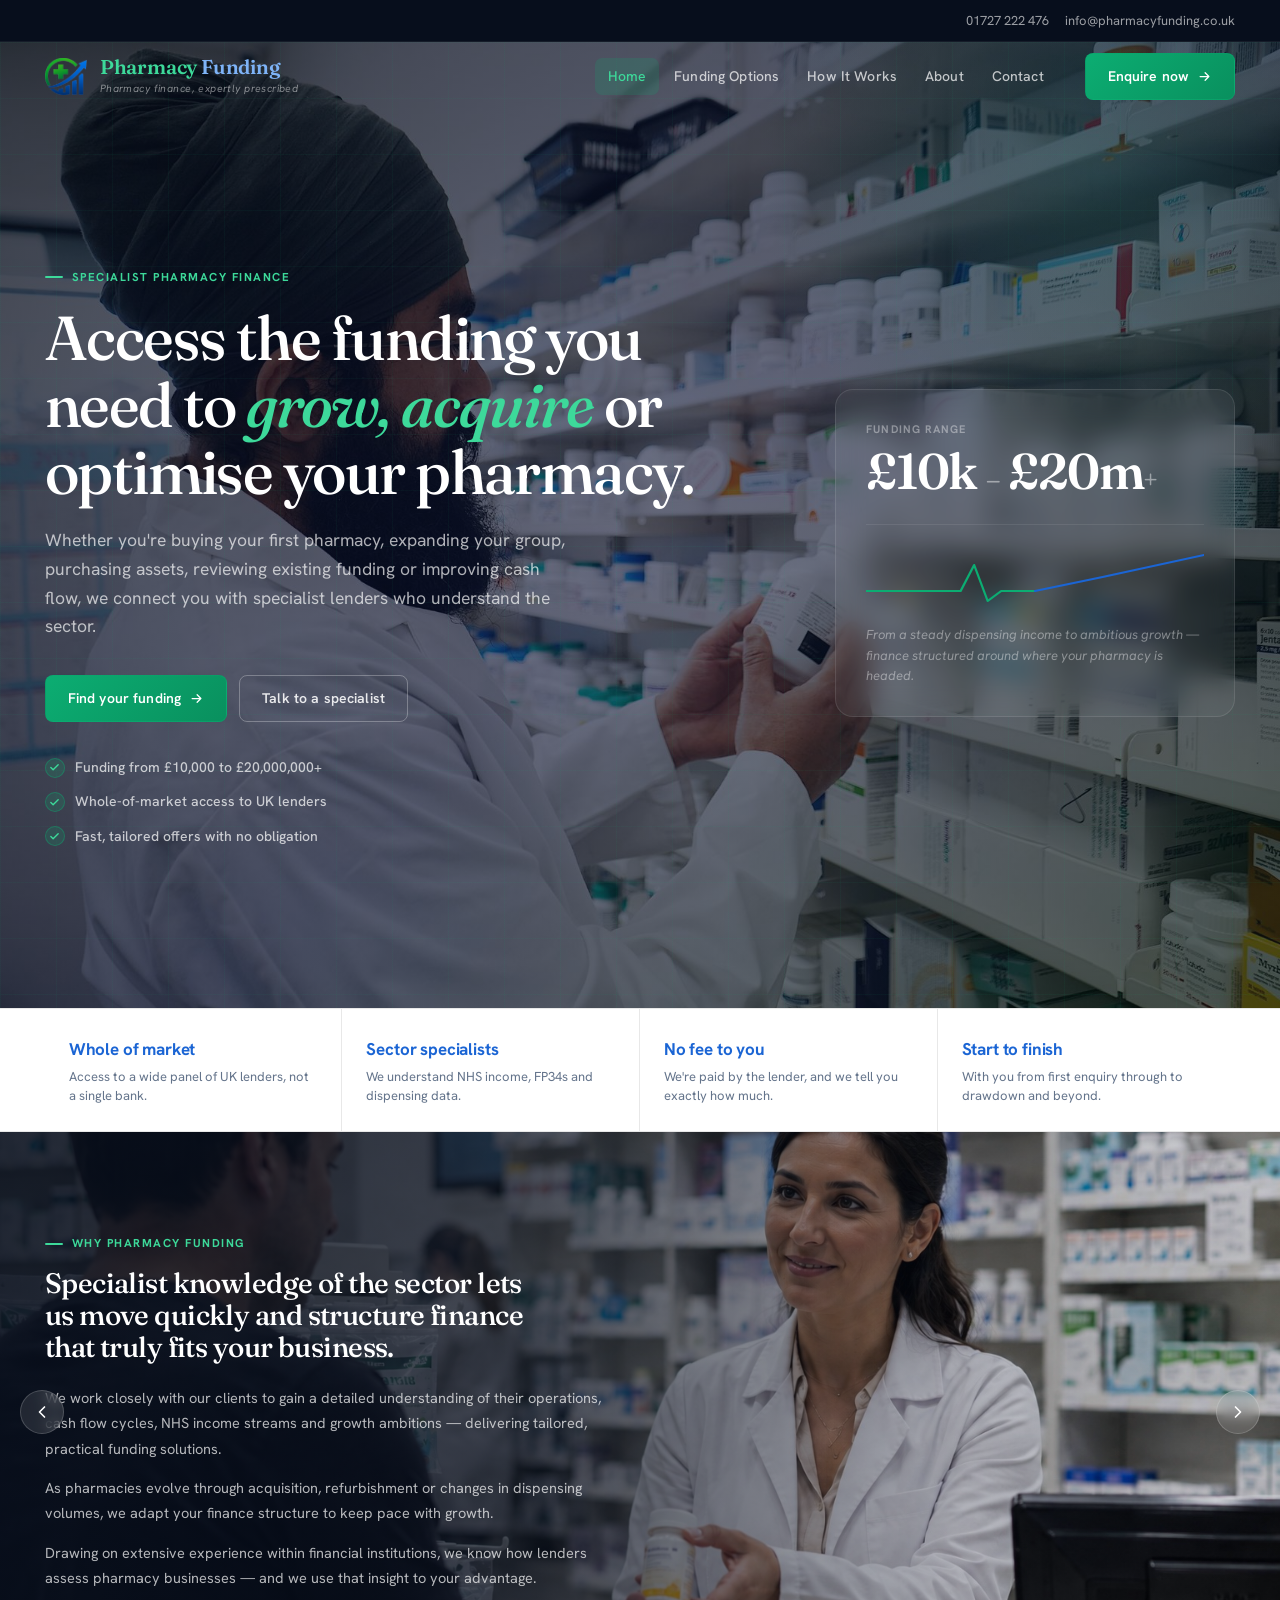
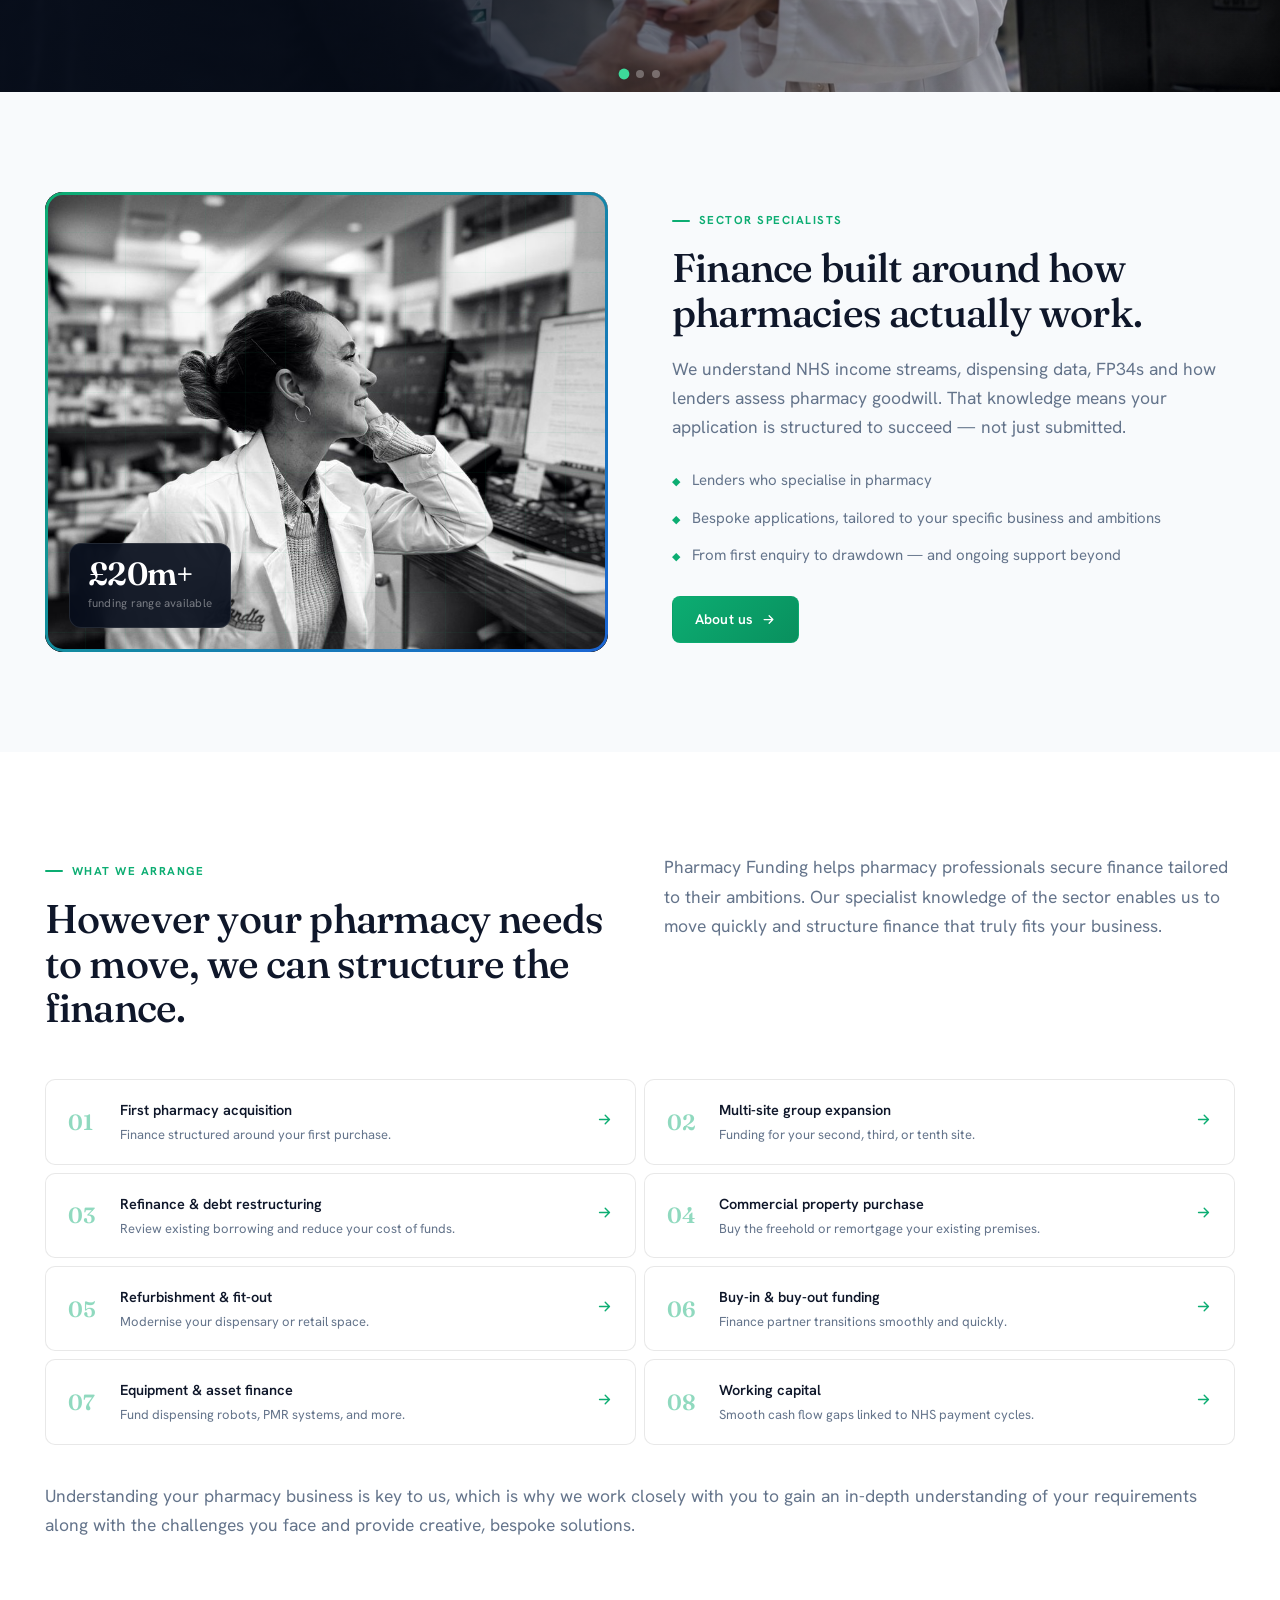
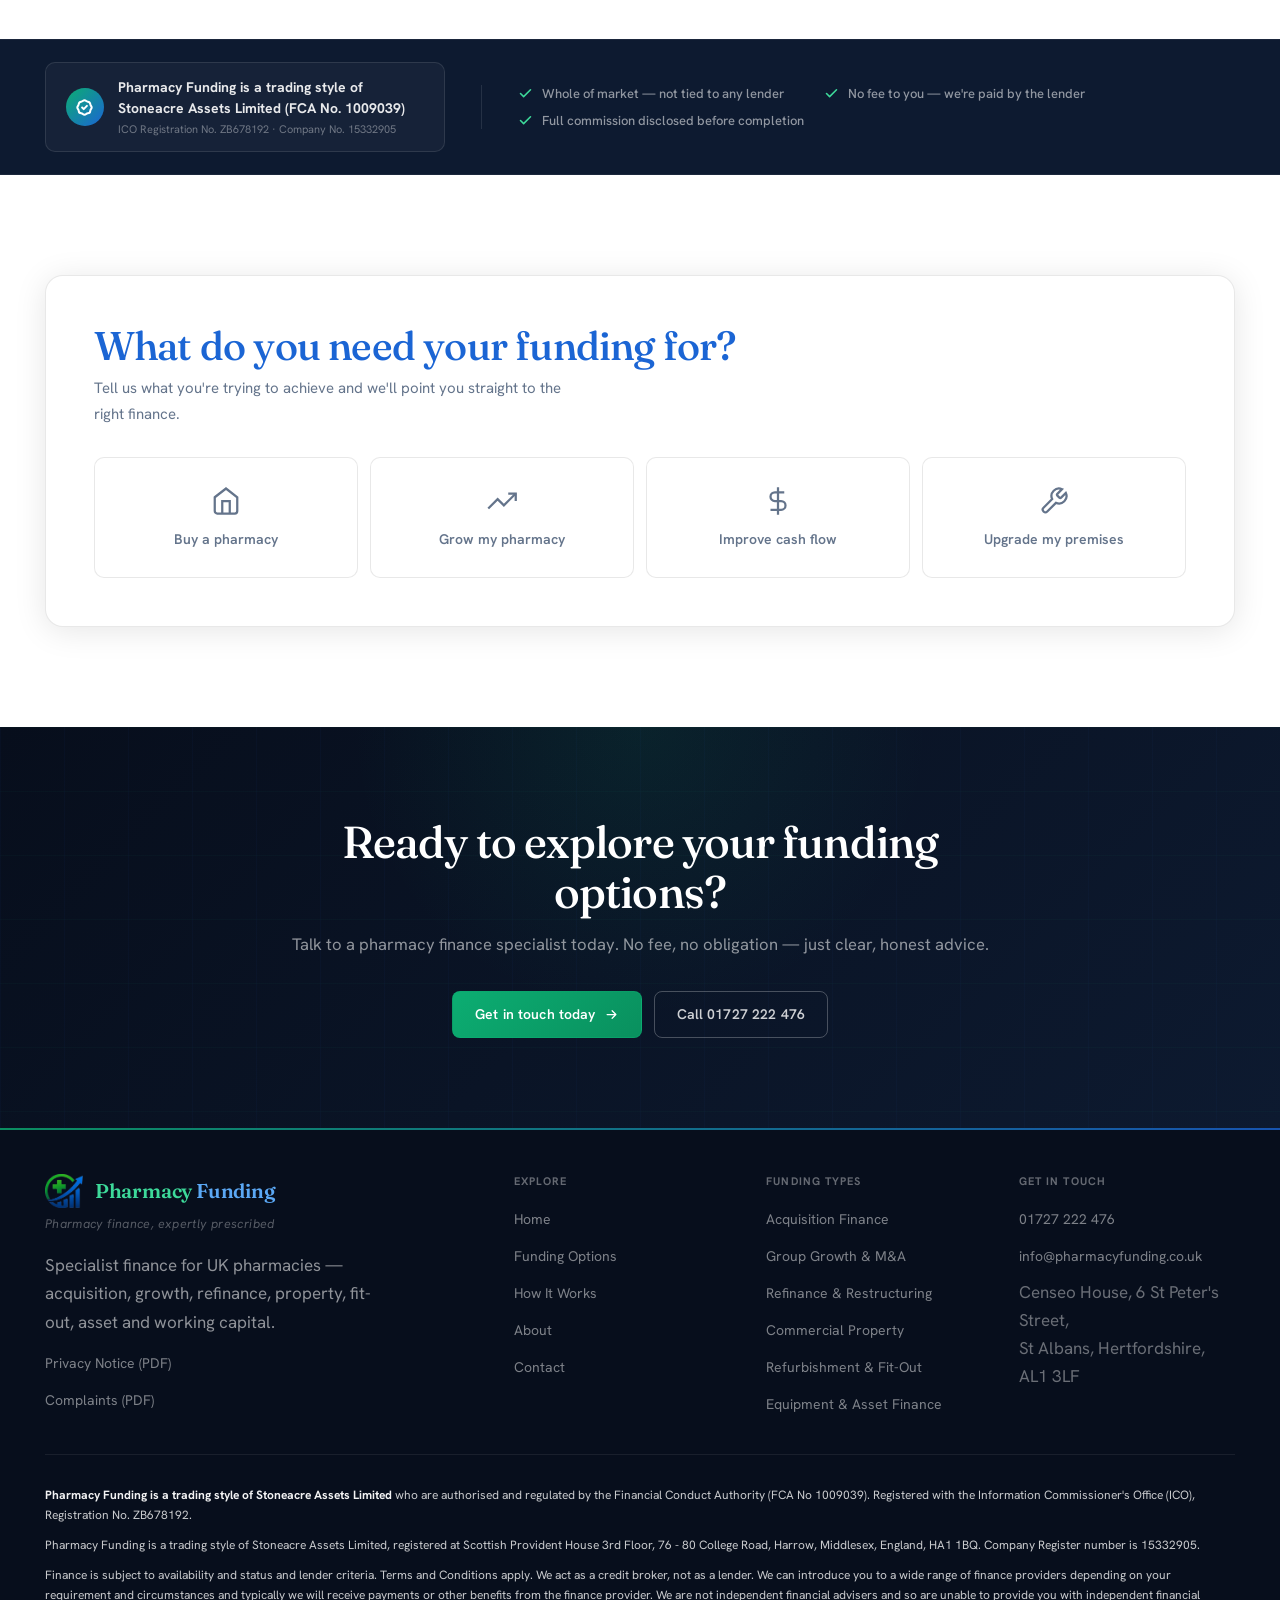
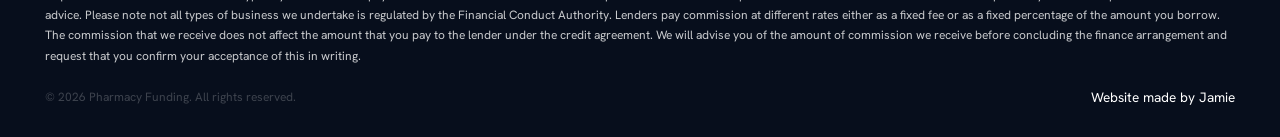
<file: index.html>
<!DOCTYPE html>
<html lang="en-GB">
<head>
<meta charset="UTF-8">
<meta name="viewport" content="width=device-width, initial-scale=1.0">
<title>Pharmacy Funding | Specialist Finance for UK Pharmacies</title>
<meta name="description" content="Pharmacy Funding connects UK pharmacy owners with specialist lenders for acquisition, growth, refinance, property, refurbishment and working capital finance. Whole-of-market access, FCA regulated, no obligation.">
<link rel="canonical" href="https://www.pharmacyfunding.co.uk/">
<meta property="og:type" content="website">
<meta property="og:title" content="Pharmacy Funding | Specialist Finance for UK Pharmacies">
<meta property="og:description" content="Pharmacy Funding connects UK pharmacy owners with specialist lenders for acquisition, growth, refinance, property, refurbishment and working capital finance. Whole-of-market access, FCA regulated, no obligation.">
<meta property="og:url" content="https://www.pharmacyfunding.co.uk/">
<meta property="og:image" content="logo.png">
<meta name="theme-color" content="#070E1C">
<link rel="icon" type="image/png" href="favicon.png">
<link rel="apple-touch-icon" href="favicon.png">
<link rel="preconnect" href="https://fonts.googleapis.com">
<link rel="preconnect" href="https://fonts.gstatic.com" crossorigin>
<link href="https://fonts.googleapis.com/css2?family=Fraunces:opsz,wght@9..144,400;9..144,500;9..144,600&family=Hanken+Grotesk:wght@400;500;600;700&display=swap" rel="stylesheet">
<link rel="stylesheet" href="styles.css">
<script type="application/ld+json">
{
  "@context": "https://schema.org",
  "@type": "FinancialService",
  "name": "Pharmacy Funding",
  "description": "Specialist finance brokerage for UK pharmacies, arranging acquisition, growth, refinance, commercial property, refurbishment, asset and working capital finance.",
  "url": "https://www.pharmacyfunding.co.uk/",
  "telephone": "+44 1727 222476",
  "email": "info@pharmacyfunding.co.uk",
  "areaServed": "GB",
  "priceRange": "£10,000 - £20,000,000+",
  "address": {
    "@type": "PostalAddress",
    "streetAddress": "Censeo House, 6 St Peter's Street",
    "addressLocality": "St Albans",
    "addressRegion": "Hertfordshire",
    "postalCode": "AL1 3LF",
    "addressCountry": "GB"
  },
  "parentOrganization": {
    "@type": "Organization",
    "name": "Stoneacre Assets Limited",
    "description": "Authorised and regulated by the Financial Conduct Authority (FCA No 1009039)."
  },
  "knowsAbout": ["Pharmacy acquisition finance","Pharmacy refinance","Commercial mortgages for pharmacies","Pharmacy asset finance","Working capital for pharmacies"]
}
</script>
<script type="application/ld+json">
{
  "@context": "https://schema.org",
  "@type": "FAQPage",
  "mainEntity": [
    {"@type":"Question","name":"How much can I borrow to buy a pharmacy?","acceptedAnswer":{"@type":"Answer","text":"We arrange pharmacy finance from £10,000 to £20,000,000 and above, with loan to value typically up to 80% and potentially up to 100% depending on circumstances."}},
    {"@type":"Question","name":"Do you charge the customer a fee?","acceptedAnswer":{"@type":"Answer","text":"We do not charge you a fee for our services. We are paid commission by the credit provider for introducing you, and we disclose this before any transaction completes."}},
    {"@type":"Question","name":"What types of pharmacy finance can you arrange?","acceptedAnswer":{"@type":"Answer","text":"Acquisition finance, group growth and M&A finance, refinance and debt restructuring, commercial property finance, refurbishment and fit-out, buy-in and buy-out funding, equipment and asset finance, and working capital."}}
  ]
}
</script>
</head>
<body>
<div class="util">
  <div class="wrap">
    <div class="right">
      <a href="tel:+441727222476">01727 222 476</a>
      <a href="mailto:info@pharmacyfunding.co.uk">info@pharmacyfunding.co.uk</a>
    </div>
  </div>
</div>
<header id="hdr">
  <div class="wrap bar">
    <a class="brand" href="index.html" aria-label="Pharmacy Funding home">
      <img class="mark" src="logo.png" alt="Pharmacy Funding logo">
      <div>
        <div class="name"><span class="g">Pharmacy</span> <span class="b">Funding</span></div>
        <div class="sub">Pharmacy finance, expertly prescribed</div>
      </div>
    </a>
    <nav class="main" id="nav"><a href="index.html" class="active">Home</a><a href="fundingOptions.html">Funding Options</a><a href="howItWorks.html">How It Works</a><a href="about.html">About</a><a href="contact.html">Contact</a></nav>
    <a class="cta-btn" href="contact.html">Enquire now
      <svg viewBox="0 0 24 24" fill="none" stroke="currentColor" stroke-width="2"><path d="M5 12h14M13 6l6 6-6 6" stroke-linecap="round" stroke-linejoin="round"/></svg>
    </a>
    <button class="burger" id="burger" aria-label="Menu"><span></span><span></span><span></span></button>
  </div>
</header>

<main>

  <!-- Hero -->
  <section class="hero">
    <div class="wrap">
      <div>
        <span class="eyebrow rv">Specialist pharmacy finance</span>
        <h1 class="rv d1" style="margin-top:18px">Access the funding you need to <em>grow, acquire</em> or optimise your pharmacy.</h1>
        <p class="sub rv d2">Whether you're buying your first pharmacy, expanding your group, purchasing assets, reviewing existing funding or improving cash flow, we connect you with specialist lenders who understand the sector.</p>
        <div class="actions rv d3">
          <a class="cta-btn" href="fundingOptions.html">Find your funding
            <svg viewBox="0 0 24 24" fill="none" stroke="currentColor" stroke-width="2"><path d="M5 12h14M13 6l6 6-6 6" stroke-linecap="round" stroke-linejoin="round"/></svg>
          </a>
          <a class="cta-btn ghost" href="contact.html">Talk to a specialist</a>
        </div>
        <div class="ticks rv d4">
          <div class="tick"><span class="ic"><svg viewBox="0 0 24 24" fill="none" stroke-width="3"><path d="M20 6 9 17l-5-5" stroke-linecap="round" stroke-linejoin="round"/></svg></span> Funding from £10,000 to £20,000,000+</div>
          <div class="tick"><span class="ic"><svg viewBox="0 0 24 24" fill="none" stroke-width="3"><path d="M20 6 9 17l-5-5" stroke-linecap="round" stroke-linejoin="round"/></svg></span> Whole-of-market access to UK lenders</div>
          <div class="tick"><span class="ic"><svg viewBox="0 0 24 24" fill="none" stroke-width="3"><path d="M20 6 9 17l-5-5" stroke-linecap="round" stroke-linejoin="round"/></svg></span> Fast, tailored offers with no obligation</div>
        </div>
      </div>
      <div class="hero-card rv d2">
        <div class="rlabel">Funding range</div>
        <div class="range">£10k <small>–</small> £20m<small>+</small></div>
        <div class="pulse-wrap">
          <svg viewBox="0 0 300 64" preserveAspectRatio="none" aria-hidden="true">
            <path class="pulse-path" stroke="#0CAD72" d="M0 44 H70 L84 44 L96 18 L108 54 L120 44 H150"/>
            <path class="pulse-path" stroke="#1B65D4" d="M150 44 L210 30 L300 8" style="animation-delay:1.4s"/>
            <polygon points="300,4 286,8 294,17" fill="#1B65D4" opacity="0"/>
          </svg>
          <div class="cap">From a steady dispensing income to ambitious growth — finance structured around where your pharmacy is headed.</div>
        </div>
      </div>
    </div>
  </section>

  <!-- Stats strip -->
  <div class="strip">
    <div class="wrap">
      <div class="item rv"><div class="k">Whole of market</div><div class="v">Access to a wide panel of UK lenders, not a single bank.</div></div>
      <div class="item rv d1"><div class="k">Sector specialists</div><div class="v">We understand NHS income, FP34s and dispensing data.</div></div>
      <div class="item rv d2"><div class="k">No fee to you</div><div class="v">We're paid by the lender, and we tell you exactly how much.</div></div>
      <div class="item rv d3"><div class="k">Start to finish</div><div class="v">With you from first enquiry through to drawdown and beyond.</div></div>
    </div>
  </div>

  <!-- Photo slideshow with text overlay -->
  <div class="slideshow-section">
    <div class="slides-wrap">
      <div class="slides">
        <div class="slide" style="background-image:url('images/imgTwo.jpg');background-position:center 40%"></div>
        <div class="slide" style="background-image:url('images/ImgThree.jpg');background-position:center 30%"></div>
        <div class="slide" style="background-image:url('images/pharmacist-selecting.jpg');background-position:center 20%"></div>
        <div class="slide-overlay">
          <span class="eyebrow" style="color:#3dd99a">Why Pharmacy Funding</span>
          <h2 style="margin-top:14px;color:var(--white);max-width:26ch">Specialist knowledge of the sector lets us move quickly and structure finance that truly fits your business.</h2>
          <div class="ss-body">
            <p>We work closely with our clients to gain a detailed understanding of their operations, cash flow cycles, NHS income streams and growth ambitions — delivering tailored, practical funding solutions.</p>
            <p>As pharmacies evolve through acquisition, refurbishment or changes in dispensing volumes, we adapt your finance structure to keep pace with growth.</p>
            <p>Drawing on extensive experience within financial institutions, we know how lenders assess pharmacy businesses — and we use that insight to your advantage.</p>
          </div>
        </div>
        <button class="slide-nav-btn prev" aria-label="Previous slide">
          <svg viewBox="0 0 24 24"><path d="M15 18l-6-6 6-6" stroke-linecap="round" stroke-linejoin="round"/></svg>
        </button>
        <button class="slide-nav-btn next" aria-label="Next slide">
          <svg viewBox="0 0 24 24"><path d="M9 18l6-6-6-6" stroke-linecap="round" stroke-linejoin="round"/></svg>
        </button>
      </div>
      <div class="slide-dots">
        <button class="slide-dot" aria-label="Slide 1"></button>
        <button class="slide-dot" aria-label="Slide 2"></button>
        <button class="slide-dot" aria-label="Slide 3"></button>
      </div>
    </div>
  </div>

  <!-- Photo split: sector specialist content -->
  <section class="photo-split">
    <div class="wrap ps-grid">
      <div class="ps-img rv">
        <img src="images/split.jpg" alt="Pharmacy finance specialist at work" loading="lazy">
        <div class="ps-badge">
          <span class="ps-n">£20m+</span>
          <span class="ps-l">funding range available</span>
        </div>
      </div>
      <div class="rv d1">
        <span class="eyebrow">Sector specialists</span>
        <h2 style="margin-top:16px">Finance built around how pharmacies actually work.</h2>
        <p class="lead" style="margin-top:18px">We understand NHS income streams, dispensing data, FP34s and how lenders assess pharmacy goodwill. That knowledge means your application is structured to succeed — not just submitted.</p>
        <div class="ps-points">
          <div class="ps-point"><span class="ps-ico">&#9670;</span><span>Lenders who specialise in pharmacy</span></div>
          <div class="ps-point"><span class="ps-ico">&#9670;</span><span>Bespoke applications, tailored to your specific business and ambitions</span></div>
          <div class="ps-point"><span class="ps-ico">&#9670;</span><span>From first enquiry to drawdown — and ongoing support beyond</span></div>
        </div>
        <div style="margin-top:28px">
          <a class="cta-btn" href="about.html">About us
            <svg viewBox="0 0 24 24" fill="none" stroke="currentColor" stroke-width="2"><path d="M5 12h14M13 6l6 6-6 6" stroke-linecap="round" stroke-linejoin="round"/></svg>
          </a>
        </div>
      </div>
    </div>
  </section>

  <!-- What we arrange -->
  <section>
    <div class="wrap">
      <div class="twohead">
        <div class="rv"><span class="eyebrow">What we arrange</span><h2 style="margin-top:16px">However your pharmacy needs to move, we can structure the finance.</h2></div>
        <p class="lead rv d1">Pharmacy Funding helps pharmacy professionals secure finance tailored to their ambitions. Our specialist knowledge of the sector enables us to move quickly and structure finance that truly fits your business.</p>
      </div>
      <div class="assist rv" id="assistList"></div>
      <p class="lead rv" style="margin-top:36px;max-width:none">Understanding your pharmacy business is key to us, which is why we work closely with you to gain an in-depth understanding of your requirements along with the challenges you face and provide creative, bespoke solutions.</p>
    </div>
  </section>

  <!-- FCA Trust strip -->
  <div class="fca-strip">
    <div class="wrap">
      <div class="fca-badge">
        <div class="fca-icon">
          <svg viewBox="0 0 24 24" stroke-width="2.2"><path d="M9 12l2 2 4-4M7.835 4.697a3.42 3.42 0 0 0 1.946-.806 3.42 3.42 0 0 1 4.438 0 3.42 3.42 0 0 0 1.946.806 3.42 3.42 0 0 1 3.138 3.138 3.42 3.42 0 0 0 .806 1.946 3.42 3.42 0 0 1 0 4.438 3.42 3.42 0 0 0-.806 1.946 3.42 3.42 0 0 1-3.138 3.138 3.42 3.42 0 0 0-1.946.806 3.42 3.42 0 0 1-4.438 0 3.42 3.42 0 0 0-1.946-.806 3.42 3.42 0 0 1-3.138-3.138 3.42 3.42 0 0 0-.806-1.946 3.42 3.42 0 0 1 0-4.438 3.42 3.42 0 0 0 .806-1.946 3.42 3.42 0 0 1 3.138-3.138z" stroke-linecap="round" stroke-linejoin="round"/></svg>
        </div>
        <div>
          <div class="fca-val">Pharmacy Funding is a trading style of Stoneacre Assets Limited (FCA No. 1009039)</div>
          <div class="fca-reg">ICO Registration No. ZB678192 &middot; Company No. 15332905</div>
        </div>
      </div>
      <div class="fca-strip-divider"></div>
      <div class="fca-trust-items">
        <div class="fca-trust-item">
          <svg viewBox="0 0 24 24" stroke-width="2.5"><path d="M20 6 9 17l-5-5" stroke-linecap="round" stroke-linejoin="round"/></svg>
          Whole of market — not tied to any lender
        </div>
        <div class="fca-trust-item">
          <svg viewBox="0 0 24 24" stroke-width="2.5"><path d="M20 6 9 17l-5-5" stroke-linecap="round" stroke-linejoin="round"/></svg>
          No fee to you — we're paid by the lender
        </div>
        <div class="fca-trust-item">
          <svg viewBox="0 0 24 24" stroke-width="2.5"><path d="M20 6 9 17l-5-5" stroke-linecap="round" stroke-linejoin="round"/></svg>
          Full commission disclosed before completion
        </div>
      </div>
    </div>
  </div>

  <!-- Funding selector -->
  <section>
    <div class="wrap">
      <div class="sel-mount"></div>
    </div>
  </section>

</main>

<!-- Pre-footer CTA -->
<div class="cta-band">
  <div class="wrap">
    <h2>Ready to explore your funding options?</h2>
    <p>Talk to a pharmacy finance specialist today. No fee, no obligation — just clear, honest advice.</p>
    <div class="actions">
      <a class="cta-btn" href="contact.html">Get in touch today
        <svg viewBox="0 0 24 24" fill="none" stroke="currentColor" stroke-width="2"><path d="M5 12h14M13 6l6 6-6 6" stroke-linecap="round" stroke-linejoin="round"/></svg>
      </a>
      <a class="cta-btn ghost" href="tel:+441727222476">Call 01727 222 476</a>
    </div>
  </div>
</div>

<footer>
  <div class="wrap">
    <div class="fcols">
      <div>
        <div style="display:flex;align-items:center;gap:12px">
          <img src="logo.png" alt="Pharmacy Funding logo" style="width:38px;height:38px;object-fit:contain;flex-shrink:0">
          <div class="name"><span class="g">Pharmacy</span> <span style="color:#5ba8f5">Funding</span></div>
        </div>
        <div class="strap">Pharmacy finance, expertly prescribed</div>
        <p style="margin-top:16px;max-width:34ch">Specialist finance for UK pharmacies &mdash; acquisition, growth, refinance, property, fit-out, asset and working capital.</p>
        <ul style="margin-top:12px">
          <li><a href="privacy-notice.pdf" target="_blank" rel="noopener">Privacy Notice (PDF)</a></li>
          <li><a href="complaints.pdf" target="_blank" rel="noopener">Complaints (PDF)</a></li>
        </ul>
      </div>
      <div>
        <h5>Explore</h5>
        <ul>
          <li><a href="index.html">Home</a></li>
          <li><a href="fundingOptions.html">Funding Options</a></li>
          <li><a href="howItWorks.html">How It Works</a></li>
          <li><a href="about.html">About</a></li>
          <li><a href="contact.html">Contact</a></li>
        </ul>
      </div>
      <div>
        <h5>Funding types</h5>
        <ul>
          <li><a href="fundingOptions.html#fc-acquisition">Acquisition Finance</a></li>
          <li><a href="fundingOptions.html#fc-group-growth">Group Growth &amp; M&amp;A</a></li>
          <li><a href="fundingOptions.html#fc-refinance">Refinance &amp; Restructuring</a></li>
          <li><a href="fundingOptions.html#fc-property">Commercial Property</a></li>
          <li><a href="fundingOptions.html#fc-refurb">Refurbishment &amp; Fit-Out</a></li>
          <li><a href="fundingOptions.html#fc-asset">Equipment &amp; Asset Finance</a></li>
        </ul>
      </div>
      <div>
        <h5>Get in touch</h5>
        <ul>
          <li><a href="tel:+441727222476">01727 222 476</a></li>
          <li><a href="mailto:info@pharmacyfunding.co.uk">info@pharmacyfunding.co.uk</a></li>
          <li style="color:rgba(255,255,255,.4)">Censeo House, 6 St Peter's Street,<br>St Albans, Hertfordshire, AL1 3LF</li>
        </ul>
      </div>
    </div>
    <div class="legal"><p><strong>Pharmacy Funding is a trading style of Stoneacre Assets Limited</strong> who are authorised and regulated by the Financial Conduct Authority (FCA No 1009039). Registered with the Information Commissioner's Office (ICO), Registration No. ZB678192.</p>
      <p>Pharmacy Funding is a trading style of Stoneacre Assets Limited, registered at Scottish Provident House 3rd Floor, 76 - 80 College Road, Harrow, Middlesex, England, HA1 1BQ. Company Register number is 15332905.</p>
      <p>Finance is subject to availability and status and lender criteria. Terms and Conditions apply. We act as a credit broker, not as a lender. We can introduce you to a wide range of finance providers depending on your requirement and circumstances and typically we will receive payments or other benefits from the finance provider. We are not independent financial advisers and so are unable to provide you with independent financial advice. Please note not all types of business we undertake is regulated by the Financial Conduct Authority. Lenders pay commission at different rates either as a fixed fee or as a fixed percentage of the amount you borrow. The commission that we receive does not affect the amount that you pay to the lender under the credit agreement. We will advise you of the amount of commission we receive before concluding the finance arrangement and request that you confirm your acceptance of this in writing.</p>
      <div style="margin-top:20px;display:flex;justify-content:space-between;align-items:center;flex-wrap:wrap;gap:8px"><p style="color:rgba(255,255,255,.22);margin:0">&copy; <span id="yr"></span> Pharmacy Funding. All rights reserved.</p><a href="https://site-builder.co.uk/" style="color:#fff;text-decoration:none;font-size:.85rem" onmouseover="this.style.opacity='.7'" onmouseout="this.style.opacity='1'">Website made by Jamie</a></div></div>
  </div>
</footer>
<script src="script.js"></script>
</body>
</html>
</file>
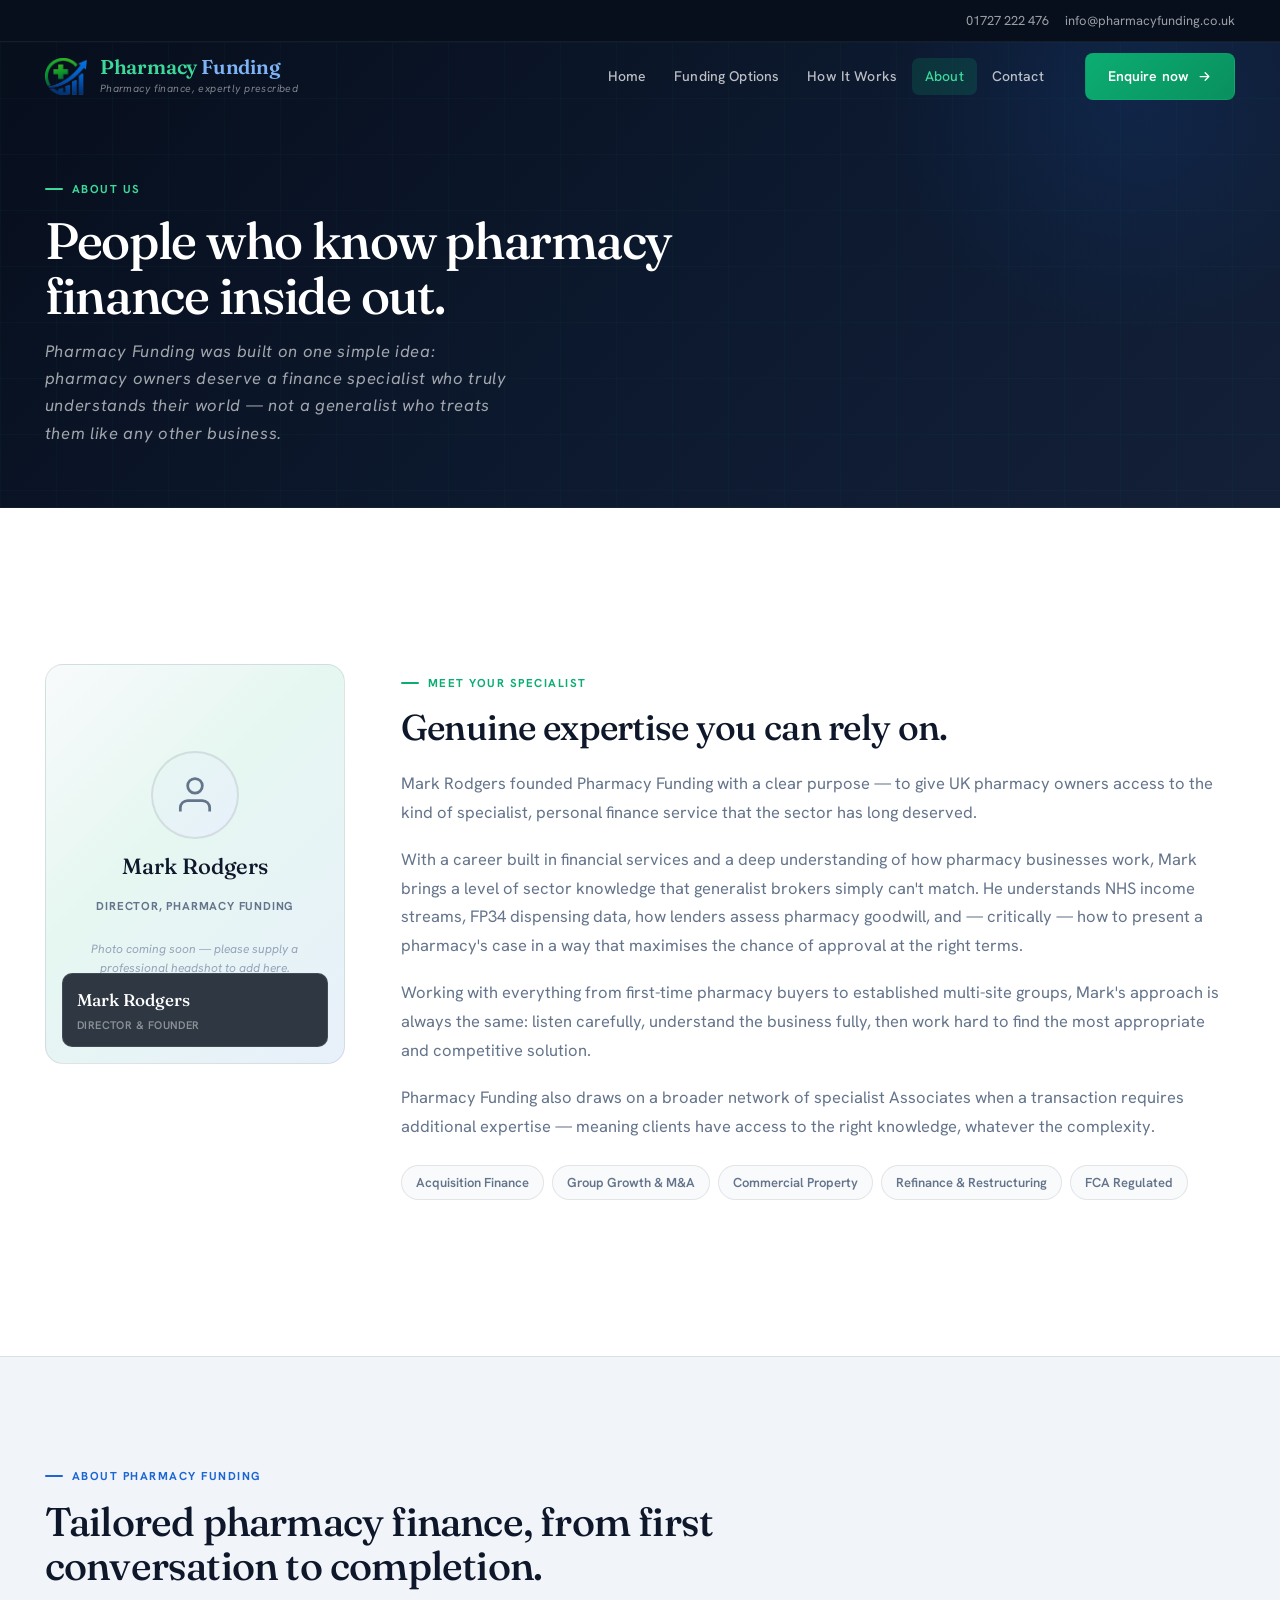
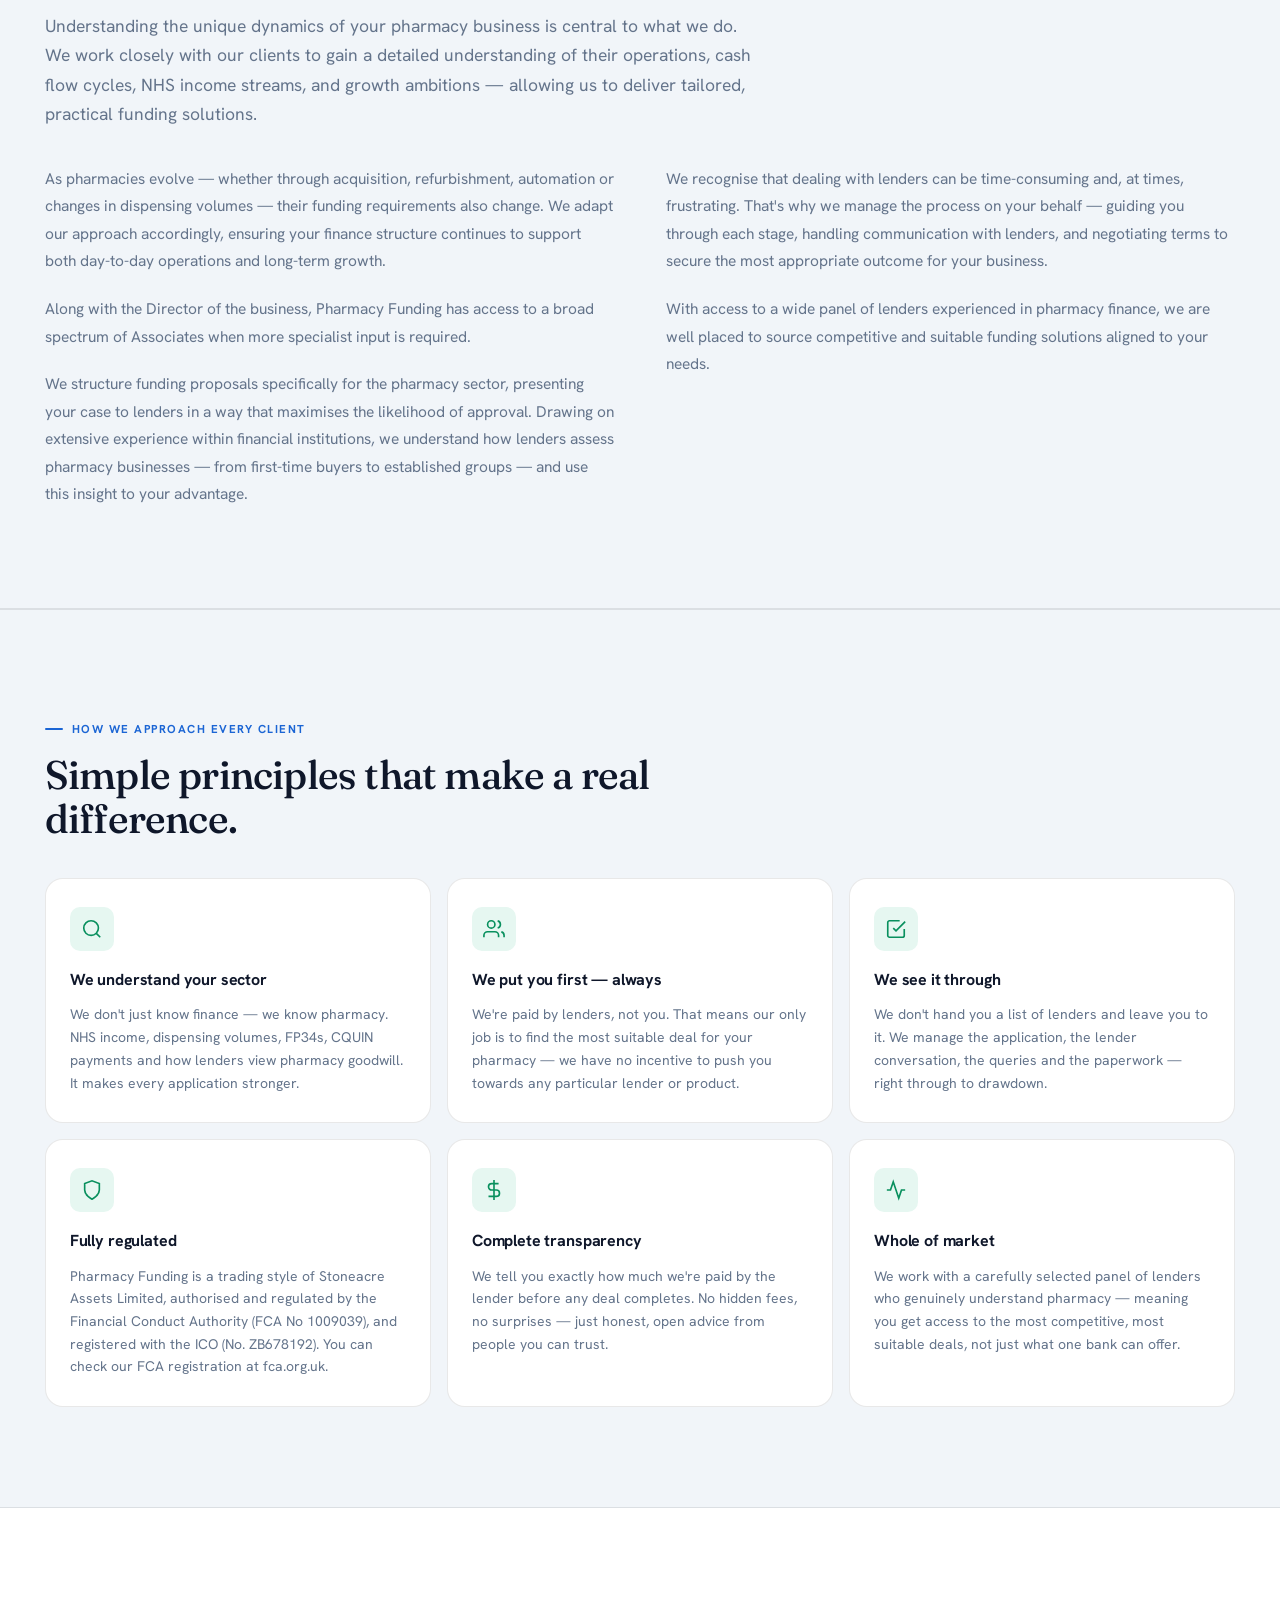
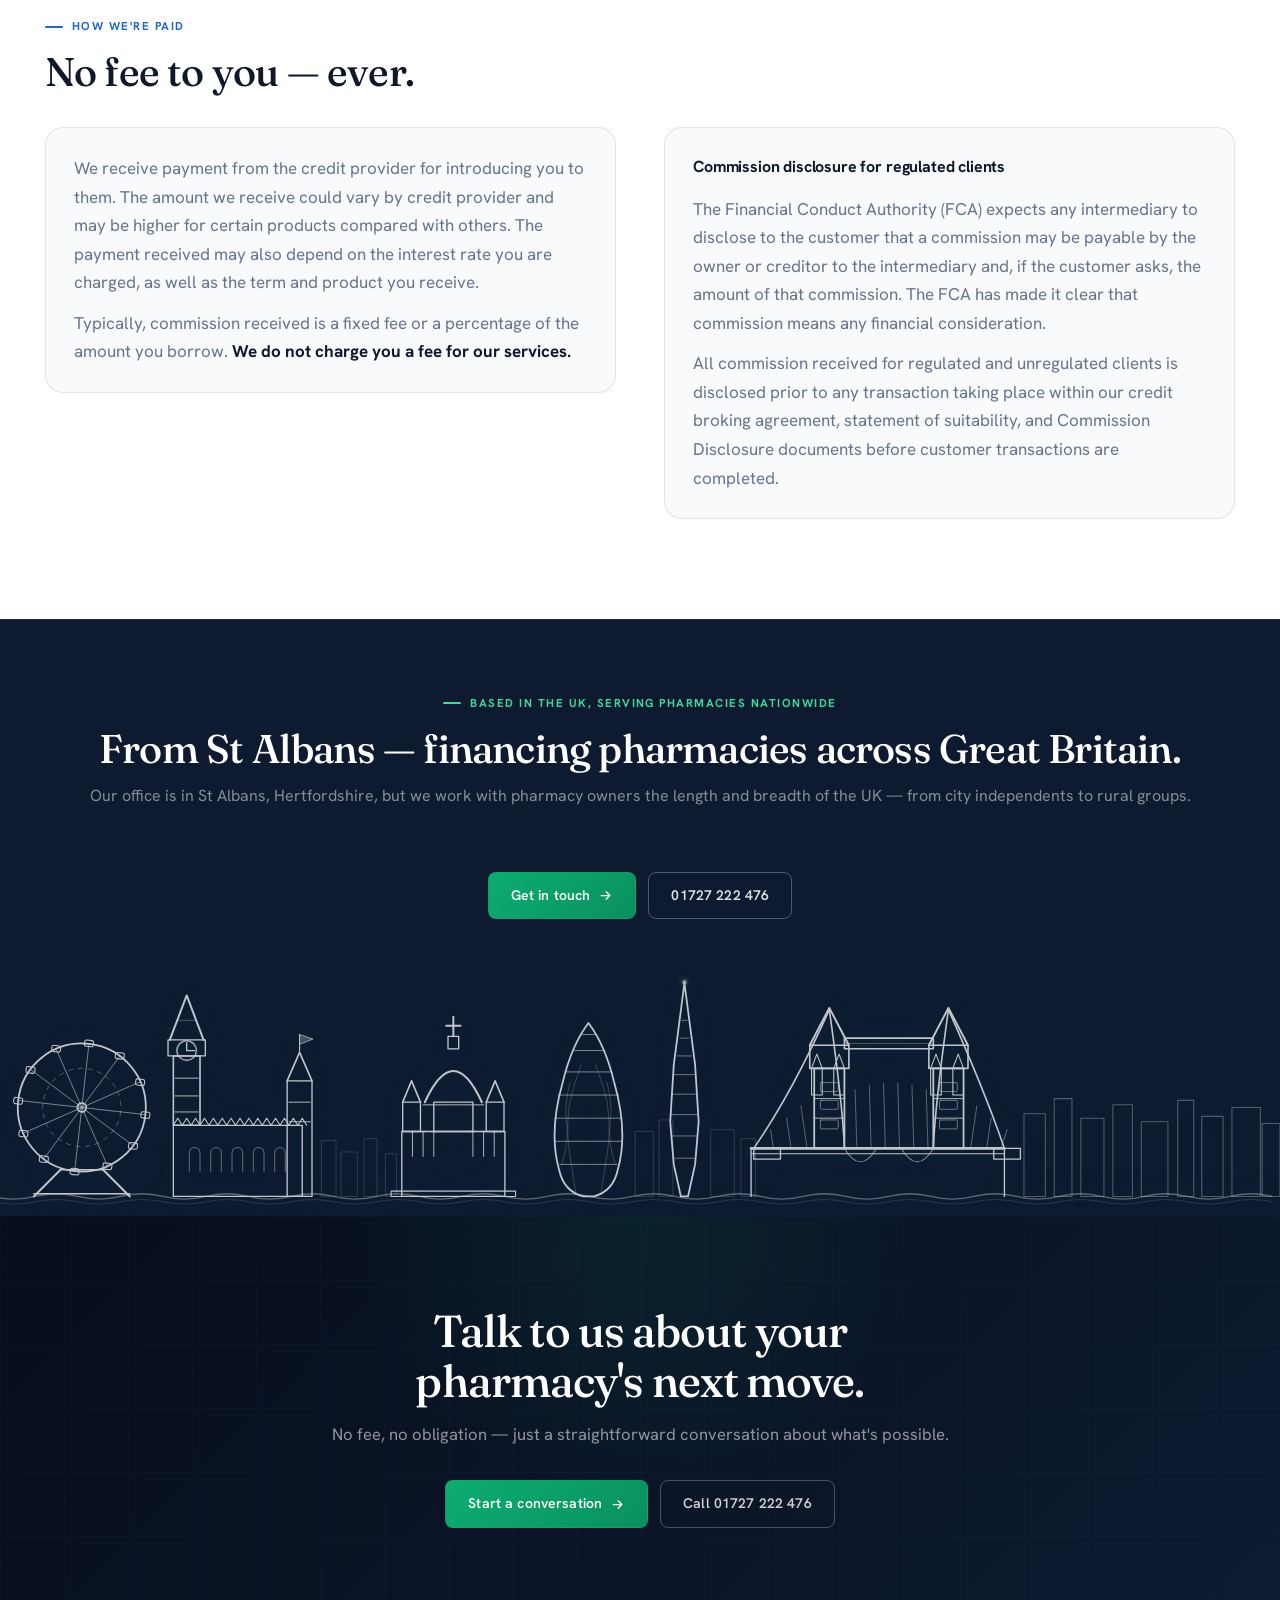
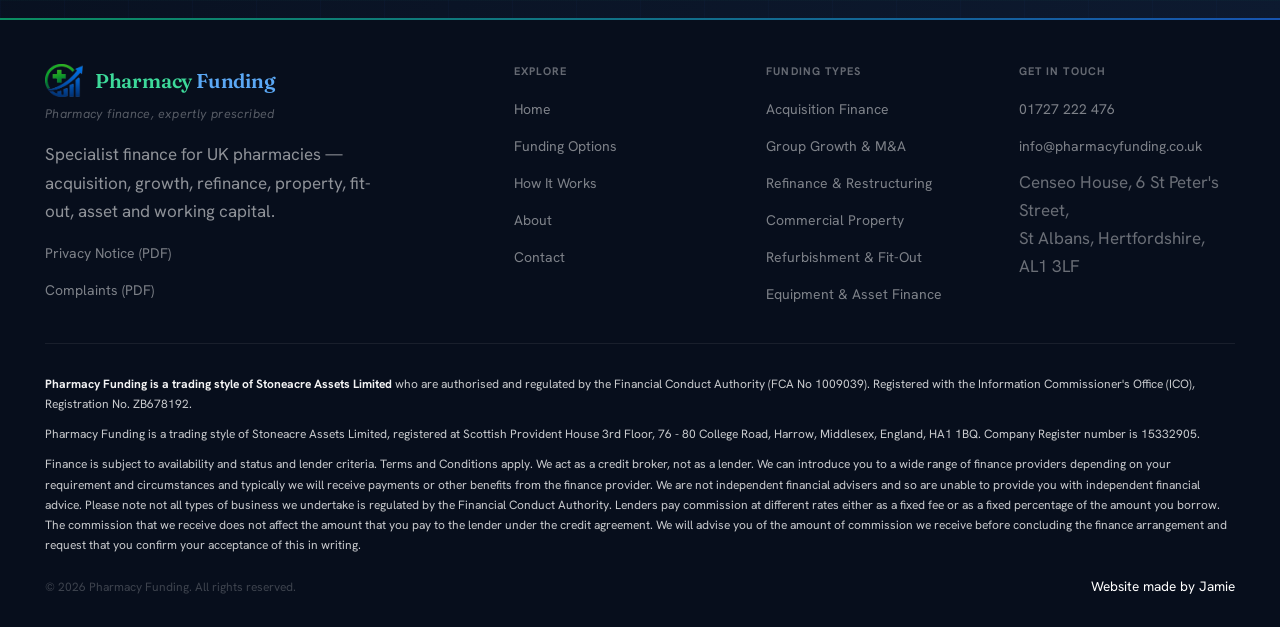
<file: about.html>
<!DOCTYPE html>
<html lang="en-GB">
<head>
<meta charset="UTF-8">
<meta name="viewport" content="width=device-width, initial-scale=1.0">
<title>About Us | Pharmacy Funding</title>
<meta name="description" content="Meet the specialist behind Pharmacy Funding — sector knowledge, lender relationships and genuine commitment to getting the right outcome for your pharmacy.">
<link rel="canonical" href="https://www.pharmacyfunding.co.uk/about.html">
<meta property="og:type" content="website">
<meta property="og:title" content="About Us | Pharmacy Funding">
<meta property="og:description" content="Meet the specialist behind Pharmacy Funding — sector knowledge, lender relationships and genuine commitment to getting the right outcome for your pharmacy.">
<meta property="og:url" content="https://www.pharmacyfunding.co.uk/about.html">
<meta property="og:image" content="logo.png">
<meta name="theme-color" content="#070E1C">
<link rel="icon" type="image/png" href="favicon.png">
<link rel="apple-touch-icon" href="favicon.png">
<link rel="preconnect" href="https://fonts.googleapis.com">
<link rel="preconnect" href="https://fonts.gstatic.com" crossorigin>
<link href="https://fonts.googleapis.com/css2?family=Fraunces:opsz,wght@9..144,400;9..144,500;9..144,600&family=Hanken+Grotesk:wght@400;500;600;700&display=swap" rel="stylesheet">
<link rel="stylesheet" href="styles.css">
<script type="application/ld+json">
{
  "@context": "https://schema.org",
  "@type": "FinancialService",
  "name": "Pharmacy Funding",
  "description": "Specialist finance brokerage for UK pharmacies, arranging acquisition, growth, refinance, commercial property, refurbishment, asset and working capital finance.",
  "url": "https://www.pharmacyfunding.co.uk/",
  "telephone": "+44 1727 222476",
  "email": "info@pharmacyfunding.co.uk",
  "areaServed": "GB",
  "priceRange": "£10,000 - £20,000,000+",
  "address": {
    "@type": "PostalAddress",
    "streetAddress": "Censeo House, 6 St Peter's Street",
    "addressLocality": "St Albans",
    "addressRegion": "Hertfordshire",
    "postalCode": "AL1 3LF",
    "addressCountry": "GB"
  },
  "parentOrganization": {
    "@type": "Organization",
    "name": "Stoneacre Assets Limited",
    "description": "Authorised and regulated by the Financial Conduct Authority (FCA No 1009039)."
  }
}
</script>
</head>
<body>
<div class="util">
  <div class="wrap">
    <div class="right">
      <a href="tel:+441727222476">01727 222 476</a>
      <a href="mailto:info@pharmacyfunding.co.uk">info@pharmacyfunding.co.uk</a>
    </div>
  </div>
</div>
<header id="hdr">
  <div class="wrap bar">
    <a class="brand" href="index.html" aria-label="Pharmacy Funding home">
      <img class="mark" src="logo.png" alt="Pharmacy Funding logo">
      <div>
        <div class="name"><span class="g">Pharmacy</span> <span class="b">Funding</span></div>
        <div class="sub">Pharmacy finance, expertly prescribed</div>
      </div>
    </a>
    <nav class="main" id="nav"><a href="index.html">Home</a><a href="fundingOptions.html">Funding Options</a><a href="howItWorks.html">How It Works</a><a href="about.html" class="active">About</a><a href="contact.html">Contact</a></nav>
    <a class="cta-btn" href="contact.html">Enquire now
      <svg viewBox="0 0 24 24" fill="none" stroke="currentColor" stroke-width="2"><path d="M5 12h14M13 6l6 6-6 6" stroke-linecap="round" stroke-linejoin="round"/></svg>
    </a>
    <button class="burger" id="burger" aria-label="Menu"><span></span><span></span><span></span></button>
  </div>
</header>

<!-- Page hero -->
<div class="page-hero">
  <div class="wrap">
    <span class="eyebrow">About us</span>
    <h1>People who know pharmacy finance inside out.</h1>
    <p class="sub">Pharmacy Funding was built on one simple idea: pharmacy owners deserve a finance specialist who truly understands their world — not a generalist who treats them like any other business.</p>
  </div>
</div>

<main>

  <!-- Meet Mark -->
  <section>
    <div class="wrap">
      <div class="team-section">
        <div class="headshot rv">
          <!-- Replace with: <img src="images/mark-headshot.jpg" alt="Mark Rodgers, Director"> -->
          <div class="headshot-placeholder">
            <div class="hs-avatar">
              <svg viewBox="0 0 24 24"><path d="M20 21v-2a4 4 0 0 0-4-4H8a4 4 0 0 0-4 4v2"/><circle cx="12" cy="7" r="4"/></svg>
            </div>
            <div class="hs-name">Mark Rodgers</div>
            <div class="hs-role">Director, Pharmacy Funding</div>
            <div class="hs-note">Photo coming soon — please supply a professional headshot to add here.</div>
          </div>
          <div class="headshot-badge">
            <div class="hb-n">Mark Rodgers</div>
            <div class="hb-r">Director &amp; Founder</div>
          </div>
        </div>
        <div class="team-bio rv d1">
          <span class="eyebrow">Meet your specialist</span>
          <h2 style="margin-top:14px">Genuine expertise you can rely on.</h2>
          <div style="margin-top:22px">
            <p>Mark Rodgers founded Pharmacy Funding with a clear purpose — to give UK pharmacy owners access to the kind of specialist, personal finance service that the sector has long deserved.</p>
            <p>With a career built in financial services and a deep understanding of how pharmacy businesses work, Mark brings a level of sector knowledge that generalist brokers simply can't match. He understands NHS income streams, FP34 dispensing data, how lenders assess pharmacy goodwill, and — critically — how to present a pharmacy's case in a way that maximises the chance of approval at the right terms.</p>
            <p>Working with everything from first-time pharmacy buyers to established multi-site groups, Mark's approach is always the same: listen carefully, understand the business fully, then work hard to find the most appropriate and competitive solution.</p>
            <p>Pharmacy Funding also draws on a broader network of specialist Associates when a transaction requires additional expertise — meaning clients have access to the right knowledge, whatever the complexity.</p>
          </div>
          <div class="bio-chips">
            <span class="bio-chip">Acquisition Finance</span>
            <span class="bio-chip">Group Growth &amp; M&amp;A</span>
            <span class="bio-chip">Commercial Property</span>
            <span class="bio-chip">Refinance &amp; Restructuring</span>
            <span class="bio-chip">FCA Regulated</span>
          </div>
        </div>
      </div>
    </div>
  </section>

  <!-- About body -->
  <div class="band">
    <section>
      <div class="wrap">
        <span class="eyebrow blue">About Pharmacy Funding</span>
        <h2 style="margin-top:14px;max-width:30ch">Tailored pharmacy finance, from first conversation to completion.</h2>
        <p class="lead" style="margin-top:22px;max-width:72ch">Understanding the unique dynamics of your pharmacy business is central to what we do. We work closely with our clients to gain a detailed understanding of their operations, cash flow cycles, NHS income streams, and growth ambitions — allowing us to deliver tailored, practical funding solutions.</p>
        <div class="about-cols" style="margin-top:36px">
          <p>As pharmacies evolve — whether through acquisition, refurbishment, automation or changes in dispensing volumes — their funding requirements also change. We adapt our approach accordingly, ensuring your finance structure continues to support both day-to-day operations and long-term growth.</p>
          <p>Along with the Director of the business, Pharmacy Funding has access to a broad spectrum of Associates when more specialist input is required.</p>
          <p>We structure funding proposals specifically for the pharmacy sector, presenting your case to lenders in a way that maximises the likelihood of approval. Drawing on extensive experience within financial institutions, we understand how lenders assess pharmacy businesses — from first-time buyers to established groups — and use this insight to your advantage.</p>
          <p>We recognise that dealing with lenders can be time-consuming and, at times, frustrating. That's why we manage the process on your behalf — guiding you through each stage, handling communication with lenders, and negotiating terms to secure the most appropriate outcome for your business.</p>
          <p>With access to a wide panel of lenders experienced in pharmacy finance, we are well placed to source competitive and suitable funding solutions aligned to your needs.</p>
        </div>
      </div>
    </section>
  </div>

  <!-- Our values -->
  <div class="band">
    <section>
      <div class="wrap">
        <span class="eyebrow blue rv">How we approach every client</span>
        <h2 class="rv" style="margin-top:14px;max-width:24ch">Simple principles that make a real difference.</h2>
        <div class="values-grid">
          <div class="val-card rv">
            <div class="val-ic">
              <svg viewBox="0 0 24 24"><circle cx="11" cy="11" r="8"/><path d="m21 21-4.3-4.3"/></svg>
            </div>
            <h4>We understand your sector</h4>
            <p>We don't just know finance — we know pharmacy. NHS income, dispensing volumes, FP34s, CQUIN payments and how lenders view pharmacy goodwill. It makes every application stronger.</p>
          </div>
          <div class="val-card rv d1">
            <div class="val-ic">
              <svg viewBox="0 0 24 24"><path d="M17 21v-2a4 4 0 0 0-4-4H5a4 4 0 0 0-4 4v2"/><circle cx="9" cy="7" r="4"/><path d="M23 21v-2a4 4 0 0 0-3-3.87"/><path d="M16 3.13a4 4 0 0 1 0 7.75"/></svg>
            </div>
            <h4>We put you first — always</h4>
            <p>We're paid by lenders, not you. That means our only job is to find the most suitable deal for your pharmacy — we have no incentive to push you towards any particular lender or product.</p>
          </div>
          <div class="val-card rv d2">
            <div class="val-ic">
              <svg viewBox="0 0 24 24"><polyline points="9 11 12 14 22 4"/><path d="M21 12v7a2 2 0 0 1-2 2H5a2 2 0 0 1-2-2V5a2 2 0 0 1 2-2h11"/></svg>
            </div>
            <h4>We see it through</h4>
            <p>We don't hand you a list of lenders and leave you to it. We manage the application, the lender conversation, the queries and the paperwork — right through to drawdown.</p>
          </div>
          <div class="val-card rv d1">
            <div class="val-ic">
              <svg viewBox="0 0 24 24"><path d="M12 22s8-4 8-10V5l-8-3-8 3v7c0 6 8 10 8 10z"/></svg>
            </div>
            <h4>Fully regulated</h4>
            <p>Pharmacy Funding is a trading style of Stoneacre Assets Limited, authorised and regulated by the Financial Conduct Authority (FCA No 1009039), and registered with the ICO (No. ZB678192). You can check our FCA registration at fca.org.uk.</p>
          </div>
          <div class="val-card rv d2">
            <div class="val-ic">
              <svg viewBox="0 0 24 24"><line x1="12" y1="1" x2="12" y2="23"/><path d="M17 5H9.5a3.5 3.5 0 0 0 0 7h5a3.5 3.5 0 0 1 0 7H6"/></svg>
            </div>
            <h4>Complete transparency</h4>
            <p>We tell you exactly how much we're paid by the lender before any deal completes. No hidden fees, no surprises — just honest, open advice from people you can trust.</p>
          </div>
          <div class="val-card rv d3">
            <div class="val-ic">
              <svg viewBox="0 0 24 24"><path d="M22 12h-4l-3 9L9 3l-3 9H2"/></svg>
            </div>
            <h4>Whole of market</h4>
            <p>We work with a carefully selected panel of lenders who genuinely understand pharmacy — meaning you get access to the most competitive, most suitable deals, not just what one bank can offer.</p>
          </div>
        </div>
      </div>
    </section>
  </div>

  <!-- Commission disclosure -->
  <section>
    <div class="wrap">
      <span class="eyebrow blue rv">How we're paid</span>
      <h2 class="rv" style="margin-top:14px;max-width:24ch">No fee to you — ever.</h2>
      <div class="prose-grid" style="margin-top:32px">
        <div class="rv">
          <div class="callout">
            <p>We receive payment from the credit provider for introducing you to them. The amount we receive could vary by credit provider and may be higher for certain products compared with others. The payment received may also depend on the interest rate you are charged, as well as the term and product you receive.</p>
            <p>Typically, commission received is a fixed fee or a percentage of the amount you borrow. <strong style="color:var(--ink)">We do not charge you a fee for our services.</strong></p>
          </div>
        </div>
        <div class="rv d1">
          <div class="callout">
            <h4>Commission disclosure for regulated clients</h4>
            <p>The Financial Conduct Authority (FCA) expects any intermediary to disclose to the customer that a commission may be payable by the owner or creditor to the intermediary and, if the customer asks, the amount of that commission. The FCA has made it clear that commission means any financial consideration.</p>
            <p>All commission received for regulated and unregulated clients is disclosed prior to any transaction taking place within our credit broking agreement, statement of suitability, and Commission Disclosure documents before customer transactions are completed.</p>
          </div>
        </div>
      </div>
    </div>
  </section>

  <!-- London skyline section -->
  <div class="skyline-section">
    <div class="skyline-inner">
      <div class="wrap">
        <span class="eyebrow rv" style="color:#3dd99a">Based in the UK, serving pharmacies nationwide</span>
        <h2 class="rv" style="margin-top:14px;color:var(--white)">From St Albans — financing pharmacies across Great Britain.</h2>
        <p class="rv d1">Our office is in St Albans, Hertfordshire, but we work with pharmacy owners the length and breadth of the UK — from city independents to rural groups.</p>
        <div class="actions rv d2" style="justify-content:center">
          <a class="cta-btn" href="contact.html">Get in touch
            <svg viewBox="0 0 24 24" fill="none" stroke="currentColor" stroke-width="2"><path d="M5 12h14M13 6l6 6-6 6" stroke-linecap="round" stroke-linejoin="round"/></svg>
          </a>
          <a class="cta-btn ghost" href="tel:+441727222476">01727 222 476</a>
        </div>
      </div>
    </div>
    <div class="skyline-svg-wrap">
      <img src="images/london-skyline2.svg" alt="London skyline illustration" aria-hidden="true">
    </div>
  </div>

</main>

<!-- Pre-footer CTA -->
<div class="cta-band">
  <div class="wrap">
    <h2>Talk to us about your pharmacy's next move.</h2>
    <p>No fee, no obligation — just a straightforward conversation about what's possible.</p>
    <div class="actions">
      <a class="cta-btn" href="contact.html">Start a conversation
        <svg viewBox="0 0 24 24" fill="none" stroke="currentColor" stroke-width="2"><path d="M5 12h14M13 6l6 6-6 6" stroke-linecap="round" stroke-linejoin="round"/></svg>
      </a>
      <a class="cta-btn ghost" href="tel:+441727222476">Call 01727 222 476</a>
    </div>
  </div>
</div>

<footer>
  <div class="wrap">
    <div class="fcols">
      <div>
        <div style="display:flex;align-items:center;gap:12px">
          <img src="logo.png" alt="Pharmacy Funding logo" style="width:38px;height:38px;object-fit:contain;flex-shrink:0">
          <div class="name"><span class="g">Pharmacy</span> <span style="color:#5ba8f5">Funding</span></div>
        </div>
        <div class="strap">Pharmacy finance, expertly prescribed</div>
        <p style="margin-top:16px;max-width:34ch">Specialist finance for UK pharmacies &mdash; acquisition, growth, refinance, property, fit-out, asset and working capital.</p>
        <ul style="margin-top:12px">
          <li><a href="privacy-notice.pdf" target="_blank" rel="noopener">Privacy Notice (PDF)</a></li>
          <li><a href="complaints.pdf" target="_blank" rel="noopener">Complaints (PDF)</a></li>
        </ul>
      </div>
      <div>
        <h5>Explore</h5>
        <ul>
          <li><a href="index.html">Home</a></li>
          <li><a href="fundingOptions.html">Funding Options</a></li>
          <li><a href="howItWorks.html">How It Works</a></li>
          <li><a href="about.html">About</a></li>
          <li><a href="contact.html">Contact</a></li>
        </ul>
      </div>
      <div>
        <h5>Funding types</h5>
        <ul>
          <li><a href="fundingOptions.html#fc-acquisition">Acquisition Finance</a></li>
          <li><a href="fundingOptions.html#fc-group-growth">Group Growth &amp; M&amp;A</a></li>
          <li><a href="fundingOptions.html#fc-refinance">Refinance &amp; Restructuring</a></li>
          <li><a href="fundingOptions.html#fc-property">Commercial Property</a></li>
          <li><a href="fundingOptions.html#fc-refurb">Refurbishment &amp; Fit-Out</a></li>
          <li><a href="fundingOptions.html#fc-asset">Equipment &amp; Asset Finance</a></li>
        </ul>
      </div>
      <div>
        <h5>Get in touch</h5>
        <ul>
          <li><a href="tel:+441727222476">01727 222 476</a></li>
          <li><a href="mailto:info@pharmacyfunding.co.uk">info@pharmacyfunding.co.uk</a></li>
          <li style="color:rgba(255,255,255,.4)">Censeo House, 6 St Peter's Street,<br>St Albans, Hertfordshire, AL1 3LF</li>
        </ul>
      </div>
    </div>
    <div class="legal"><p><strong>Pharmacy Funding is a trading style of Stoneacre Assets Limited</strong> who are authorised and regulated by the Financial Conduct Authority (FCA No 1009039). Registered with the Information Commissioner's Office (ICO), Registration No. ZB678192.</p>
      <p>Pharmacy Funding is a trading style of Stoneacre Assets Limited, registered at Scottish Provident House 3rd Floor, 76 - 80 College Road, Harrow, Middlesex, England, HA1 1BQ. Company Register number is 15332905.</p>
      <p>Finance is subject to availability and status and lender criteria. Terms and Conditions apply. We act as a credit broker, not as a lender. We can introduce you to a wide range of finance providers depending on your requirement and circumstances and typically we will receive payments or other benefits from the finance provider. We are not independent financial advisers and so are unable to provide you with independent financial advice. Please note not all types of business we undertake is regulated by the Financial Conduct Authority. Lenders pay commission at different rates either as a fixed fee or as a fixed percentage of the amount you borrow. The commission that we receive does not affect the amount that you pay to the lender under the credit agreement. We will advise you of the amount of commission we receive before concluding the finance arrangement and request that you confirm your acceptance of this in writing.</p>
      <div style="margin-top:20px;display:flex;justify-content:space-between;align-items:center;flex-wrap:wrap;gap:8px"><p style="color:rgba(255,255,255,.22);margin:0">&copy; <span id="yr"></span> Pharmacy Funding. All rights reserved.</p><a href="https://site-builder.co.uk/" style="color:#fff;text-decoration:none;font-size:.85rem" onmouseover="this.style.opacity='.7'" onmouseout="this.style.opacity='1'">Website made by Jamie</a></div></div>
  </div>
</footer>
<script src="script.js"></script>
</body>
</html>
</file>
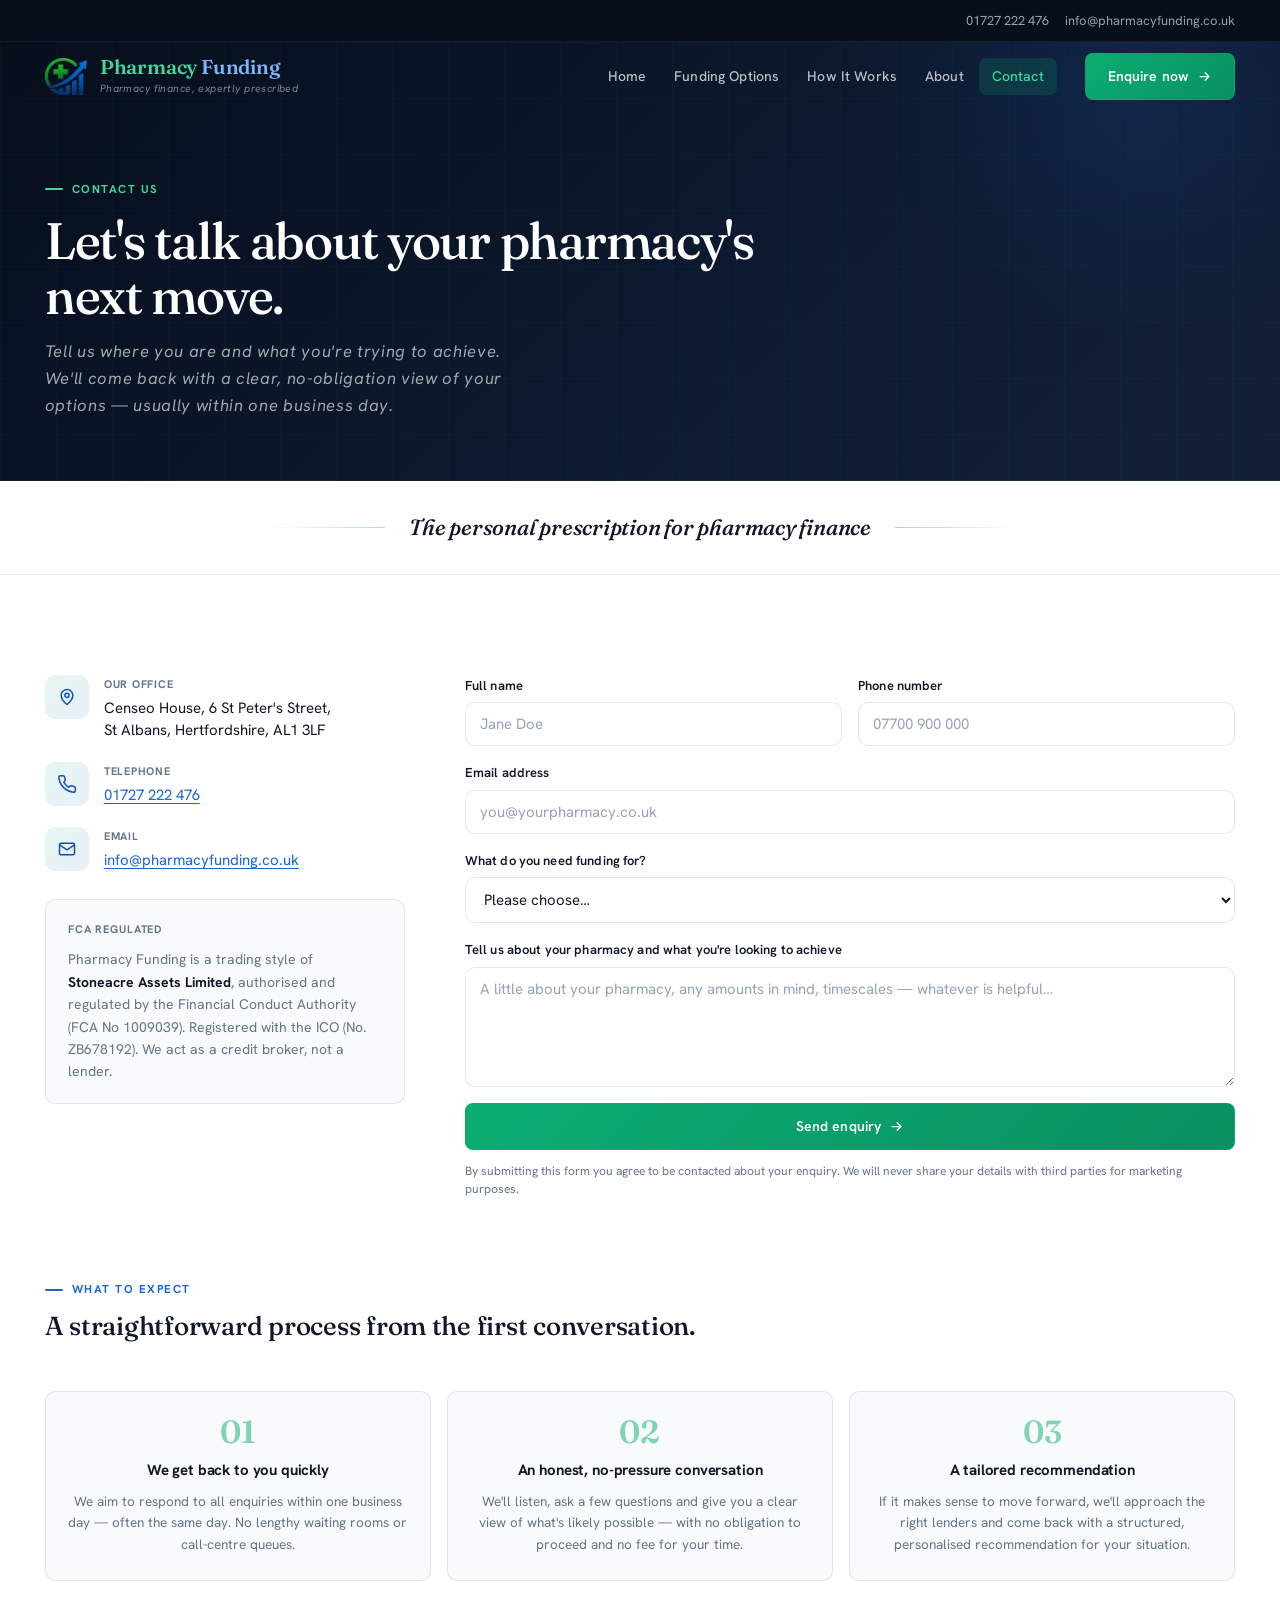
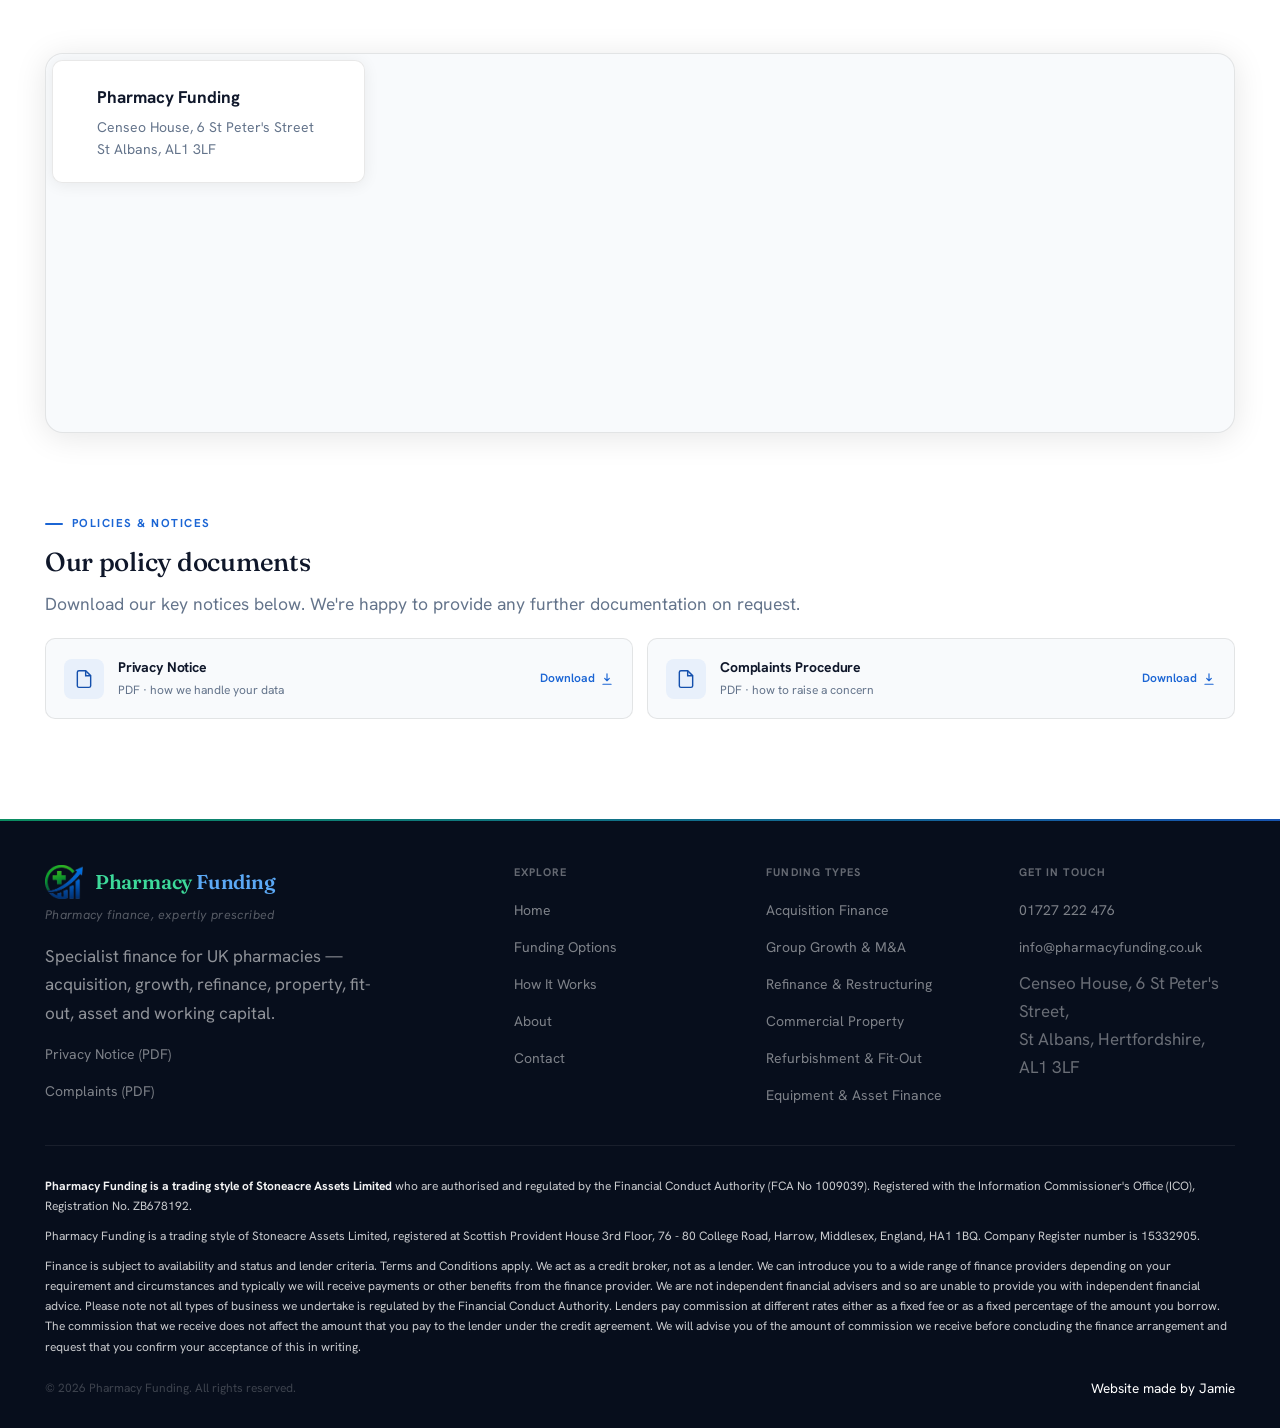
<file: contact.html>
<!DOCTYPE html>
<html lang="en-GB">
<head>
<meta charset="UTF-8">
<meta name="viewport" content="width=device-width, initial-scale=1.0">
<title>Contact | Pharmacy Funding</title>
<meta name="description" content="Talk to a pharmacy finance specialist. Make an enquiry online, call 01727 222 476, or visit our St Albans office.">
<link rel="canonical" href="https://www.pharmacyfunding.co.uk/contact.html">
<meta property="og:type" content="website">
<meta property="og:title" content="Contact | Pharmacy Funding">
<meta property="og:description" content="Talk to a pharmacy finance specialist. Make an enquiry online, call 01727 222 476, or visit our St Albans office.">
<meta property="og:url" content="https://www.pharmacyfunding.co.uk/contact.html">
<meta property="og:image" content="logo.png">
<meta name="theme-color" content="#070E1C">
<link rel="icon" type="image/png" href="favicon.png">
<link rel="apple-touch-icon" href="favicon.png">
<link rel="preconnect" href="https://fonts.googleapis.com">
<link rel="preconnect" href="https://fonts.gstatic.com" crossorigin>
<link href="https://fonts.googleapis.com/css2?family=Fraunces:opsz,wght@9..144,400;9..144,500;9..144,600&family=Hanken+Grotesk:wght@400;500;600;700&display=swap" rel="stylesheet">
<link rel="stylesheet" href="styles.css">
<script type="application/ld+json">
{
  "@context": "https://schema.org",
  "@type": "FinancialService",
  "name": "Pharmacy Funding",
  "description": "Specialist finance brokerage for UK pharmacies.",
  "url": "https://www.pharmacyfunding.co.uk/",
  "telephone": "+44 1727 222476",
  "email": "info@pharmacyfunding.co.uk",
  "areaServed": "GB",
  "address": {
    "@type": "PostalAddress",
    "streetAddress": "Censeo House, 6 St Peter's Street",
    "addressLocality": "St Albans",
    "addressRegion": "Hertfordshire",
    "postalCode": "AL1 3LF",
    "addressCountry": "GB"
  }
}
</script>
</head>
<body>
<div class="util">
  <div class="wrap">
    <div class="right">
      <a href="tel:+441727222476">01727 222 476</a>
      <a href="mailto:info@pharmacyfunding.co.uk">info@pharmacyfunding.co.uk</a>
    </div>
  </div>
</div>
<header id="hdr">
  <div class="wrap bar">
    <a class="brand" href="index.html" aria-label="Pharmacy Funding home">
      <img class="mark" src="logo.png" alt="Pharmacy Funding logo">
      <div>
        <div class="name"><span class="g">Pharmacy</span> <span class="b">Funding</span></div>
        <div class="sub">Pharmacy finance, expertly prescribed</div>
      </div>
    </a>
    <nav class="main" id="nav"><a href="index.html">Home</a><a href="fundingOptions.html">Funding Options</a><a href="howItWorks.html">How It Works</a><a href="about.html">About</a><a href="contact.html" class="active">Contact</a></nav>
    <a class="cta-btn" href="contact.html">Enquire now
      <svg viewBox="0 0 24 24" fill="none" stroke="currentColor" stroke-width="2"><path d="M5 12h14M13 6l6 6-6 6" stroke-linecap="round" stroke-linejoin="round"/></svg>
    </a>
    <button class="burger" id="burger" aria-label="Menu"><span></span><span></span><span></span></button>
  </div>
</header>

<!-- Page hero -->
<div class="page-hero">
  <div class="wrap">
    <span class="eyebrow">Contact us</span>
    <h1>Let's talk about your pharmacy's next move.</h1>
    <p class="sub">Tell us where you are and what you're trying to achieve. We'll come back with a clear, no-obligation view of your options — usually within one business day.</p>
  </div>
</div>

<div class="slogan-band">
  <div class="wrap">
    <div class="slogan-inner">
      <span class="slogan-rule"></span>
      <p class="slogan-text">The personal prescription for pharmacy finance</p>
      <span class="slogan-rule"></span>
    </div>
  </div>
</div>

<main>

  <!-- Contact form + info -->
  <section>
    <div class="wrap">
      <div class="contact-grid">
        <div class="cinfo">
          <div class="citem">
            <div class="ci-ic"><svg viewBox="0 0 24 24" stroke-width="1.8"><path d="M12 21s-7-5.2-7-11a7 7 0 0 1 14 0c0 5.8-7 11-7 11z"/><circle cx="12" cy="10" r="2.5"/></svg></div>
            <div><div class="cl">Our office</div><div class="cv">Censeo House, 6 St Peter's Street,<br>St Albans, Hertfordshire, AL1 3LF</div></div>
          </div>
          <div class="citem">
            <div class="ci-ic"><svg viewBox="0 0 24 24" stroke-width="1.8"><path d="M22 16.9v3a2 2 0 0 1-2.2 2 19.8 19.8 0 0 1-8.6-3 19.5 19.5 0 0 1-6-6 19.8 19.8 0 0 1-3-8.6A2 2 0 0 1 4.1 2h3a2 2 0 0 1 2 1.7c.1 1 .4 1.9.7 2.8a2 2 0 0 1-.5 2.1L8.1 9.9a16 16 0 0 0 6 6l1.3-1.2a2 2 0 0 1 2.1-.5c.9.3 1.8.6 2.8.7a2 2 0 0 1 1.7 2z"/></svg></div>
            <div><div class="cl">Telephone</div><div class="cv"><a href="tel:+441727222476">01727 222 476</a></div></div>
          </div>
          <div class="citem">
            <div class="ci-ic"><svg viewBox="0 0 24 24" stroke-width="1.8"><rect x="3" y="5" width="18" height="14" rx="2"/><path d="m3 7 9 6 9-6"/></svg></div>
            <div><div class="cl">Email</div>
              <div class="cv">
                <a href="mailto:info@pharmacyfunding.co.uk">info@pharmacyfunding.co.uk</a><br>
              </div>
            </div>
          </div>
          <!-- FCA trust callout -->
          <div style="margin-top:8px;background:var(--surface);border:1.5px solid var(--border);border-radius:var(--radius);padding:20px 22px;">
            <div style="font-size:11px;font-weight:700;letter-spacing:.08em;text-transform:uppercase;color:var(--ink-soft);margin-bottom:10px">FCA regulated</div>
            <p style="font-size:14px;color:var(--ink-soft);line-height:1.6;margin:0">Pharmacy Funding is a trading style of <strong style="color:var(--ink)">Stoneacre Assets Limited</strong>, authorised and regulated by the Financial Conduct Authority (FCA No 1009039). Registered with the ICO (No. ZB678192). We act as a credit broker, not a lender.</p>
          </div>
        </div>

        <div>
          <form id="enquiry" name="enquiry" data-netlify="true" novalidate>
            <input type="hidden" name="form-name" value="enquiry">
            <div class="frow">
              <div class="field"><label for="fn">Full name</label><input id="fn" name="name" type="text" placeholder="Jane Doe" required></div>
              <div class="field"><label for="fp">Phone number</label><input id="fp" name="phone" type="tel" placeholder="07700 900 000"></div>
            </div>
            <div class="field"><label for="fe">Email address</label><input id="fe" name="email" type="email" placeholder="you@yourpharmacy.co.uk" required></div>
            <div class="field"><label for="ft">What do you need funding for?</label>
              <select id="ft" name="funding-type">
                <option value="">Please choose&hellip;</option>
                <option>Buying my first pharmacy</option>
                <option>Acquiring a further pharmacy / group growth</option>
                <option>Refinance or debt restructuring</option>
                <option>Commercial property purchase</option>
                <option>Refurbishment or fit-out</option>
                <option>Buy-in / buy-out of a partner</option>
                <option>Equipment &amp; asset finance</option>
                <option>Working capital / cash flow</option>
                <option>Something else</option>
              </select>
            </div>
            <div class="field"><label for="fm">Tell us about your pharmacy and what you're looking to achieve</label><textarea id="fm" name="message" placeholder="A little about your pharmacy, any amounts in mind, timescales — whatever is helpful&hellip;"></textarea></div>
            <button type="submit" class="cta-btn" style="width:100%;justify-content:center">Send enquiry
              <svg viewBox="0 0 24 24" fill="none" stroke="currentColor" stroke-width="2"><path d="M5 12h14M13 6l6 6-6 6" stroke-linecap="round" stroke-linejoin="round"/></svg>
            </button>
            <p class="formnote">By submitting this form you agree to be contacted about your enquiry. We will never share your details with third parties for marketing purposes.</p>
          </form>
          <div class="thanks" id="thanks">
            <div class="ok"><svg viewBox="0 0 24 24" fill="none" stroke-width="3"><path d="M20 6 9 17l-5-5" stroke-linecap="round" stroke-linejoin="round"/></svg></div>
            <h3 style="font-size:24px">Thank you — message received</h3>
            <p style="color:var(--ink-soft);margin-top:8px;max-width:38ch;margin-inline:auto">A pharmacy finance specialist will be in touch shortly to discuss your options.</p>
          </div>
        </div>
      </div>

      <!-- What to expect -->
      <div style="margin-top:72px">
        <span class="eyebrow blue">What to expect</span>
        <h3 style="font-size:26px;margin-top:12px">A straightforward process from the first conversation.</h3>
        <div class="expect-grid">
          <div class="expect-item rv">
            <div class="expect-num">01</div>
            <h4>We get back to you quickly</h4>
            <p>We aim to respond to all enquiries within one business day — often the same day. No lengthy waiting rooms or call-centre queues.</p>
          </div>
          <div class="expect-item rv d1">
            <div class="expect-num">02</div>
            <h4>An honest, no-pressure conversation</h4>
            <p>We'll listen, ask a few questions and give you a clear view of what's likely possible — with no obligation to proceed and no fee for your time.</p>
          </div>
          <div class="expect-item rv d2">
            <div class="expect-num">03</div>
            <h4>A tailored recommendation</h4>
            <p>If it makes sense to move forward, we'll approach the right lenders and come back with a structured, personalised recommendation for your situation.</p>
          </div>
        </div>
      </div>

      <!-- Map -->
      <div class="map-wrap rv" style="margin-top:72px">
        <iframe
          src="https://maps.google.com/maps?q=Censeo+House+6+St+Peters+Street+St+Albans+AL1+3LF&t=&z=15&ie=UTF8&iwloc=&output=embed"
          title="Pharmacy Funding office — Censeo House, St Albans"
          loading="lazy"
          referrerpolicy="no-referrer-when-downgrade"
          allowfullscreen>
        </iframe>
        <div class="map-overlay">
          <div class="mo-name">Pharmacy Funding</div>
          <div class="mo-addr">Censeo House, 6 St Peter's Street<br>St Albans, AL1 3LF</div>
        </div>
      </div>

      <!-- Policy documents -->
      <div style="margin-top:72px">
        <span class="eyebrow blue">Policies &amp; notices</span>
        <h3 style="font-size:26px;margin-top:14px">Our policy documents</h3>
        <p class="lead" style="margin-top:10px">Download our key notices below. We're happy to provide any further documentation on request.</p>
        <div class="docs">
          <a class="doc" href="privacy-notice.pdf" target="_blank" rel="noopener">
            <div class="dic"><svg viewBox="0 0 24 24" stroke-width="1.7"><path d="M14 2H6a2 2 0 0 0-2 2v16a2 2 0 0 0 2 2h12a2 2 0 0 0 2-2V8z"/><path d="M14 2v6h6"/></svg></div>
            <div><h4>Privacy Notice</h4><div class="ds">PDF &middot; how we handle your data</div></div>
            <span class="dl">Download <svg viewBox="0 0 24 24" fill="none" stroke-width="2"><path d="M12 3v12m0 0 4-4m-4 4-4-4M5 21h14" stroke-linecap="round" stroke-linejoin="round"/></svg></span>
          </a>
          <a class="doc" href="complaints.pdf" target="_blank" rel="noopener">
            <div class="dic"><svg viewBox="0 0 24 24" stroke-width="1.7"><path d="M14 2H6a2 2 0 0 0-2 2v16a2 2 0 0 0 2 2h12a2 2 0 0 0 2-2V8z"/><path d="M14 2v6h6"/></svg></div>
            <div><h4>Complaints Procedure</h4><div class="ds">PDF &middot; how to raise a concern</div></div>
            <span class="dl">Download <svg viewBox="0 0 24 24" fill="none" stroke-width="2"><path d="M12 3v12m0 0 4-4m-4 4-4-4M5 21h14" stroke-linecap="round" stroke-linejoin="round"/></svg></span>
          </a>
        </div>
      </div>
    </div>
  </section>

</main>

<footer>
  <div class="wrap">
    <div class="fcols">
      <div>
        <div style="display:flex;align-items:center;gap:12px">
          <img src="logo.png" alt="Pharmacy Funding logo" style="width:38px;height:38px;object-fit:contain;flex-shrink:0">
          <div class="name"><span class="g">Pharmacy</span> <span style="color:#5ba8f5">Funding</span></div>
        </div>
        <div class="strap">Pharmacy finance, expertly prescribed</div>
        <p style="margin-top:16px;max-width:34ch">Specialist finance for UK pharmacies &mdash; acquisition, growth, refinance, property, fit-out, asset and working capital.</p>
        <ul style="margin-top:12px">
          <li><a href="privacy-notice.pdf" target="_blank" rel="noopener">Privacy Notice (PDF)</a></li>
          <li><a href="complaints.pdf" target="_blank" rel="noopener">Complaints (PDF)</a></li>
        </ul>
      </div>
      <div>
        <h5>Explore</h5>
        <ul>
          <li><a href="index.html">Home</a></li>
          <li><a href="fundingOptions.html">Funding Options</a></li>
          <li><a href="howItWorks.html">How It Works</a></li>
          <li><a href="about.html">About</a></li>
          <li><a href="contact.html">Contact</a></li>
        </ul>
      </div>
      <div>
        <h5>Funding types</h5>
        <ul>
          <li><a href="fundingOptions.html#fc-acquisition">Acquisition Finance</a></li>
          <li><a href="fundingOptions.html#fc-group-growth">Group Growth &amp; M&amp;A</a></li>
          <li><a href="fundingOptions.html#fc-refinance">Refinance &amp; Restructuring</a></li>
          <li><a href="fundingOptions.html#fc-property">Commercial Property</a></li>
          <li><a href="fundingOptions.html#fc-refurb">Refurbishment &amp; Fit-Out</a></li>
          <li><a href="fundingOptions.html#fc-asset">Equipment &amp; Asset Finance</a></li>
        </ul>
      </div>
      <div>
        <h5>Get in touch</h5>
        <ul>
          <li><a href="tel:+441727222476">01727 222 476</a></li>
          <li><a href="mailto:info@pharmacyfunding.co.uk">info@pharmacyfunding.co.uk</a></li>
          <li style="color:rgba(255,255,255,.4)">Censeo House, 6 St Peter's Street,<br>St Albans, Hertfordshire, AL1 3LF</li>
        </ul>
      </div>
    </div>
    <div class="legal"><p><strong>Pharmacy Funding is a trading style of Stoneacre Assets Limited</strong> who are authorised and regulated by the Financial Conduct Authority (FCA No 1009039). Registered with the Information Commissioner's Office (ICO), Registration No. ZB678192.</p>
      <p>Pharmacy Funding is a trading style of Stoneacre Assets Limited, registered at Scottish Provident House 3rd Floor, 76 - 80 College Road, Harrow, Middlesex, England, HA1 1BQ. Company Register number is 15332905.</p>
      <p>Finance is subject to availability and status and lender criteria. Terms and Conditions apply. We act as a credit broker, not as a lender. We can introduce you to a wide range of finance providers depending on your requirement and circumstances and typically we will receive payments or other benefits from the finance provider. We are not independent financial advisers and so are unable to provide you with independent financial advice. Please note not all types of business we undertake is regulated by the Financial Conduct Authority. Lenders pay commission at different rates either as a fixed fee or as a fixed percentage of the amount you borrow. The commission that we receive does not affect the amount that you pay to the lender under the credit agreement. We will advise you of the amount of commission we receive before concluding the finance arrangement and request that you confirm your acceptance of this in writing.</p>
      <div style="margin-top:20px;display:flex;justify-content:space-between;align-items:center;flex-wrap:wrap;gap:8px"><p style="color:rgba(255,255,255,.22);margin:0">&copy; <span id="yr"></span> Pharmacy Funding. All rights reserved.</p><a href="https://site-builder.co.uk/" style="color:#fff;text-decoration:none;font-size:.85rem" onmouseover="this.style.opacity='.7'" onmouseout="this.style.opacity='1'">Website made by Jamie</a></div></div>
  </div>
</footer>
<script src="script.js"></script>
</body>
</html>
</file>
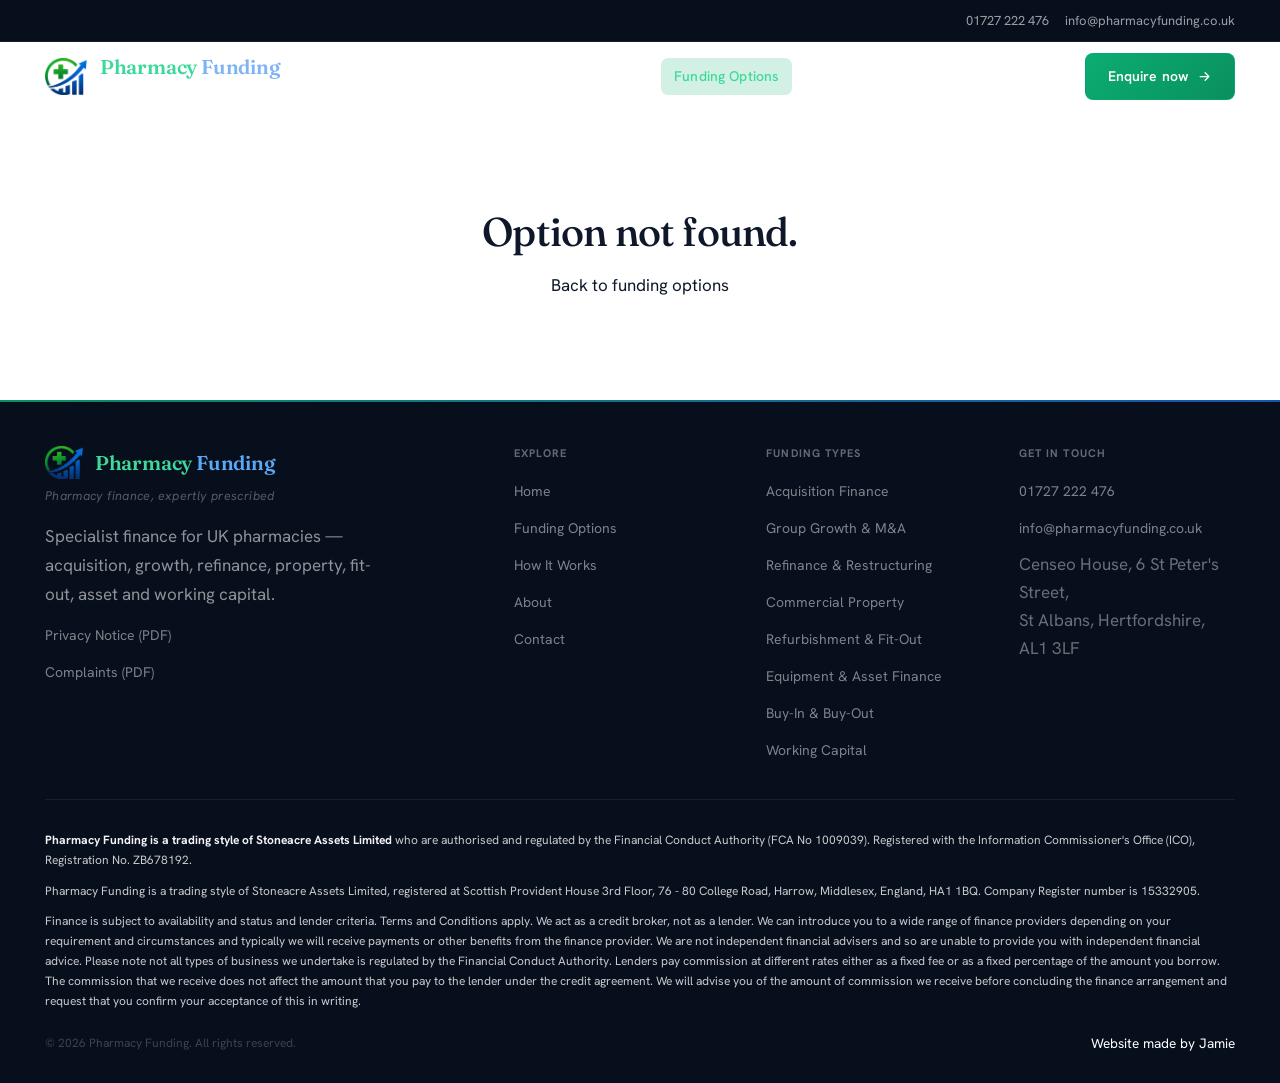
<file: fundingDetail.html>
<!DOCTYPE html>
<html lang="en-GB">
<head>
<meta charset="UTF-8">
<meta name="viewport" content="width=device-width, initial-scale=1.0">
<title>Funding Detail | Pharmacy Funding</title>
<meta name="description" content="Detailed guide to pharmacy finance options — what they are, how they work, and how Pharmacy Funding can help.">
<meta name="theme-color" content="#070E1C">
<link rel="icon" type="image/png" href="favicon.png">
<link rel="apple-touch-icon" href="favicon.png">
<link rel="preconnect" href="https://fonts.googleapis.com">
<link rel="preconnect" href="https://fonts.gstatic.com" crossorigin>
<link href="https://fonts.googleapis.com/css2?family=Fraunces:opsz,wght@9..144,400;9..144,500;9..144,600&family=Hanken+Grotesk:wght@400;500;600;700&display=swap" rel="stylesheet">
<link rel="stylesheet" href="styles.css">
</head>
<body>
<div class="util">
  <div class="wrap">
    <div class="right">
      <a href="tel:+441727222476">01727 222 476</a>
      <a href="mailto:info@pharmacyfunding.co.uk">info@pharmacyfunding.co.uk</a>
    </div>
  </div>
</div>
<header id="hdr">
  <div class="wrap bar">
    <a class="brand" href="index.html" aria-label="Pharmacy Funding home">
      <img class="mark" src="logo.png" alt="Pharmacy Funding logo">
      <div>
        <div class="name"><span class="g">Pharmacy</span> <span class="b">Funding</span></div>
        <div class="sub">Pharmacy finance, expertly prescribed</div>
      </div>
    </a>
    <nav class="main" id="nav">
      <a href="index.html">Home</a>
      <a href="fundingOptions.html" class="active">Funding Options</a>
      <a href="howItWorks.html">How It Works</a>
      <a href="about.html">About</a>
      <a href="contact.html">Contact</a>
    </nav>
    <a class="cta-btn" href="contact.html">Enquire now
      <svg viewBox="0 0 24 24" fill="none" stroke="currentColor" stroke-width="2"><path d="M5 12h14M13 6l6 6-6 6" stroke-linecap="round" stroke-linejoin="round"/></svg>
    </a>
    <button class="burger" id="burger" aria-label="Menu"><span></span><span></span><span></span></button>
  </div>
</header>

<div id="detail-root"></div>

<footer>
  <div class="wrap">
    <div class="fcols">
      <div>
        <div style="display:flex;align-items:center;gap:12px">
          <img src="logo.png" alt="Pharmacy Funding logo" style="width:38px;height:38px;object-fit:contain;flex-shrink:0">
          <div class="name"><span class="g">Pharmacy</span> <span style="color:#5ba8f5">Funding</span></div>
        </div>
        <div class="strap">Pharmacy finance, expertly prescribed</div>
        <p style="margin-top:16px;max-width:34ch">Specialist finance for UK pharmacies &mdash; acquisition, growth, refinance, property, fit-out, asset and working capital.</p>
        <ul style="margin-top:12px">
          <li><a href="privacy-notice.pdf" target="_blank" rel="noopener">Privacy Notice (PDF)</a></li>
          <li><a href="complaints.pdf" target="_blank" rel="noopener">Complaints (PDF)</a></li>
        </ul>
      </div>
      <div>
        <h5>Explore</h5>
        <ul>
          <li><a href="index.html">Home</a></li>
          <li><a href="fundingOptions.html">Funding Options</a></li>
          <li><a href="howItWorks.html">How It Works</a></li>
          <li><a href="about.html">About</a></li>
          <li><a href="contact.html">Contact</a></li>
        </ul>
      </div>
      <div>
        <h5>Funding types</h5>
        <ul>
          <li><a href="fundingDetail.html?type=acquisition">Acquisition Finance</a></li>
          <li><a href="fundingDetail.html?type=group-growth">Group Growth &amp; M&amp;A</a></li>
          <li><a href="fundingDetail.html?type=refinance">Refinance &amp; Restructuring</a></li>
          <li><a href="fundingDetail.html?type=property">Commercial Property</a></li>
          <li><a href="fundingDetail.html?type=refurb">Refurbishment &amp; Fit-Out</a></li>
          <li><a href="fundingDetail.html?type=asset">Equipment &amp; Asset Finance</a></li>
          <li><a href="fundingDetail.html?type=buyin">Buy-In &amp; Buy-Out</a></li>
          <li><a href="fundingDetail.html?type=working-capital">Working Capital</a></li>
        </ul>
      </div>
      <div>
        <h5>Get in touch</h5>
        <ul>
          <li><a href="tel:+441727222476">01727 222 476</a></li>
          <li><a href="mailto:info@pharmacyfunding.co.uk">info@pharmacyfunding.co.uk</a></li>
          <li style="color:rgba(255,255,255,.4)">Censeo House, 6 St Peter's Street,<br>St Albans, Hertfordshire, AL1 3LF</li>
        </ul>
      </div>
    </div>
    <div class="legal">
      <p><strong>Pharmacy Funding is a trading style of Stoneacre Assets Limited</strong> who are authorised and regulated by the Financial Conduct Authority (FCA No 1009039). Registered with the Information Commissioner's Office (ICO), Registration No. ZB678192.</p>
      <p>Pharmacy Funding is a trading style of Stoneacre Assets Limited, registered at Scottish Provident House 3rd Floor, 76 - 80 College Road, Harrow, Middlesex, England, HA1 1BQ. Company Register number is 15332905.</p>
      <p>Finance is subject to availability and status and lender criteria. Terms and Conditions apply. We act as a credit broker, not as a lender. We can introduce you to a wide range of finance providers depending on your requirement and circumstances and typically we will receive payments or other benefits from the finance provider. We are not independent financial advisers and so are unable to provide you with independent financial advice. Please note not all types of business we undertake is regulated by the Financial Conduct Authority. Lenders pay commission at different rates either as a fixed fee or as a fixed percentage of the amount you borrow. The commission that we receive does not affect the amount that you pay to the lender under the credit agreement. We will advise you of the amount of commission we receive before concluding the finance arrangement and request that you confirm your acceptance of this in writing.</p>
      <div style="margin-top:20px;display:flex;justify-content:space-between;align-items:center;flex-wrap:wrap;gap:8px"><p style="color:rgba(255,255,255,.22);margin:0">&copy; <span id="yr"></span> Pharmacy Funding. All rights reserved.</p><a href="https://site-builder.co.uk/" style="color:#fff;text-decoration:none;font-size:.85rem" onmouseover="this.style.opacity='.7'" onmouseout="this.style.opacity='1'">Website made by Jamie</a></div>
    </div>
  </div>
</footer>
<script src="script.js"></script>
</body>
</html>
</file>
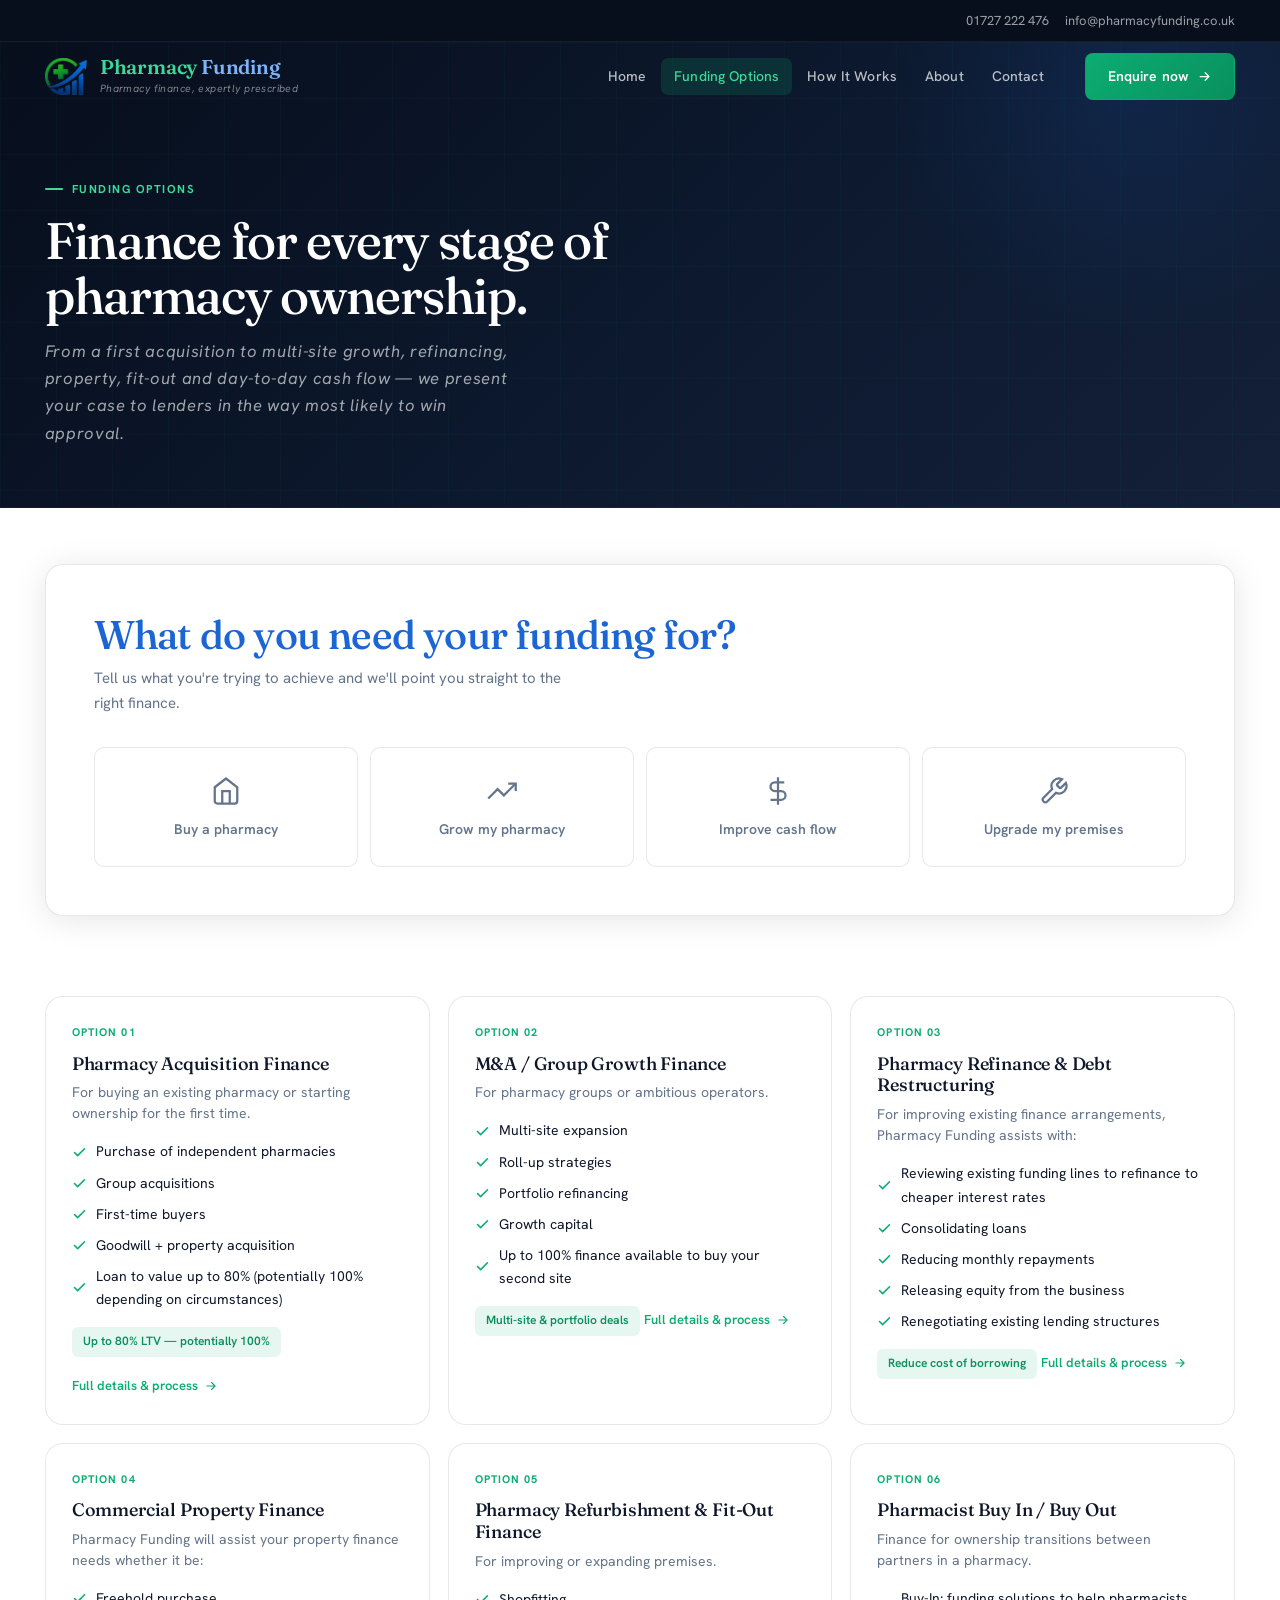
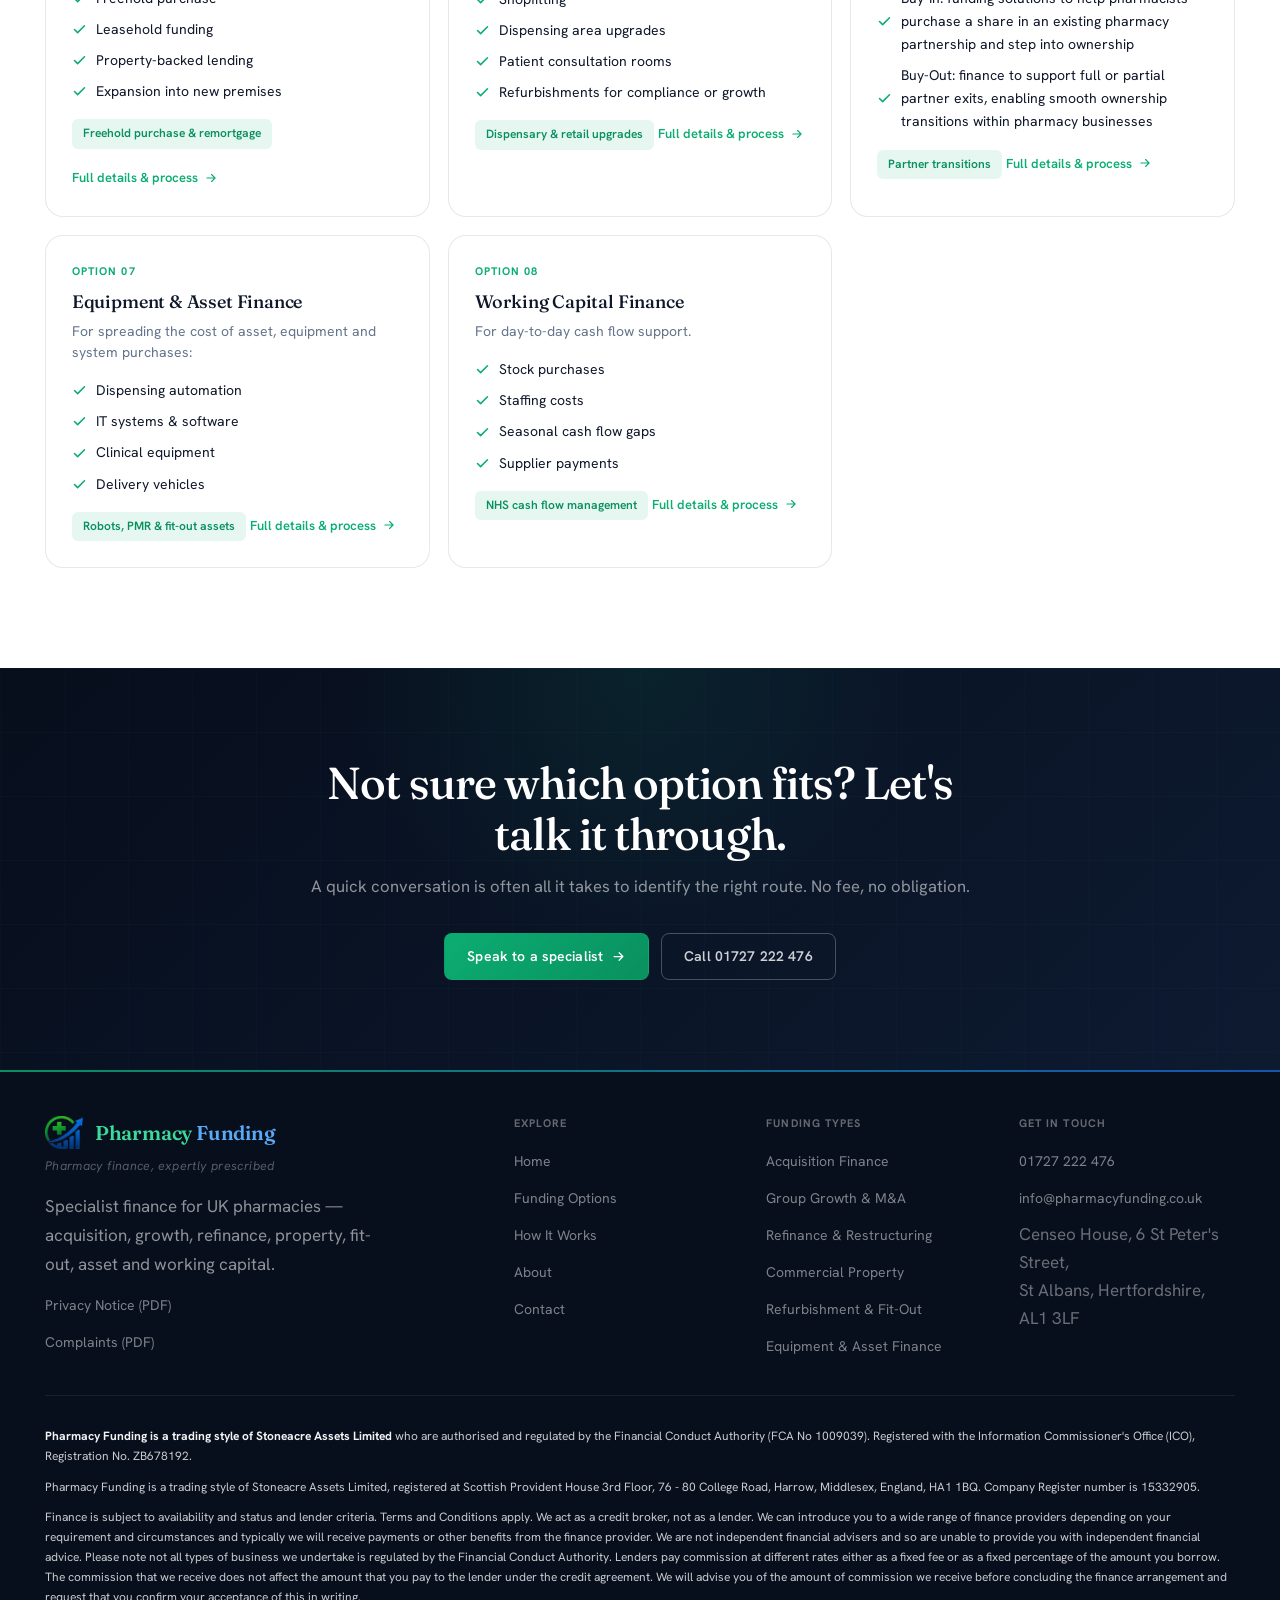
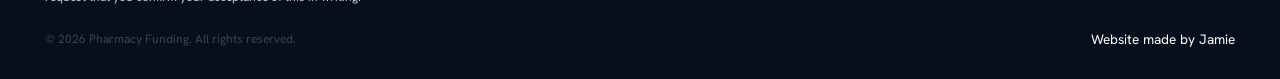
<file: fundingOptions.html>
<!DOCTYPE html>
<html lang="en-GB">
<head>
<meta charset="UTF-8">
<meta name="viewport" content="width=device-width, initial-scale=1.0">
<title>Funding Options | Pharmacy Funding</title>
<meta name="description" content="Acquisition, group growth, refinance, commercial property, refurbishment, buy-in/buy-out, asset and working capital finance for UK pharmacies.">
<link rel="canonical" href="https://www.pharmacyfunding.co.uk/fundingOptions.html">
<meta property="og:type" content="website">
<meta property="og:title" content="Funding Options | Pharmacy Funding">
<meta property="og:description" content="Acquisition, group growth, refinance, commercial property, refurbishment, buy-in/buy-out, asset and working capital finance for UK pharmacies.">
<meta property="og:url" content="https://www.pharmacyfunding.co.uk/fundingOptions.html">
<meta property="og:image" content="logo.png">
<meta name="theme-color" content="#070E1C">
<link rel="icon" type="image/png" href="favicon.png">
<link rel="apple-touch-icon" href="favicon.png">
<link rel="preconnect" href="https://fonts.googleapis.com">
<link rel="preconnect" href="https://fonts.gstatic.com" crossorigin>
<link href="https://fonts.googleapis.com/css2?family=Fraunces:opsz,wght@9..144,400;9..144,500;9..144,600&family=Hanken+Grotesk:wght@400;500;600;700&display=swap" rel="stylesheet">
<link rel="stylesheet" href="styles.css">
<script type="application/ld+json">
{
  "@context": "https://schema.org",
  "@type": "FinancialService",
  "name": "Pharmacy Funding",
  "description": "Specialist finance brokerage for UK pharmacies, arranging acquisition, growth, refinance, commercial property, refurbishment, asset and working capital finance.",
  "url": "https://www.pharmacyfunding.co.uk/",
  "telephone": "+44 1727 222476",
  "email": "info@pharmacyfunding.co.uk",
  "areaServed": "GB",
  "priceRange": "£10,000 - £20,000,000+",
  "address": {
    "@type": "PostalAddress",
    "streetAddress": "Censeo House, 6 St Peter's Street",
    "addressLocality": "St Albans",
    "addressRegion": "Hertfordshire",
    "postalCode": "AL1 3LF",
    "addressCountry": "GB"
  },
  "parentOrganization": {
    "@type": "Organization",
    "name": "Stoneacre Assets Limited",
    "description": "Authorised and regulated by the Financial Conduct Authority (FCA No 1009039)."
  },
  "knowsAbout": ["Pharmacy acquisition finance","Pharmacy refinance","Commercial mortgages for pharmacies","Pharmacy asset finance","Working capital for pharmacies"]
}
</script>
<script type="application/ld+json">
{
  "@context": "https://schema.org",
  "@type": "FAQPage",
  "mainEntity": [
    {"@type":"Question","name":"How much can I borrow to buy a pharmacy?","acceptedAnswer":{"@type":"Answer","text":"We arrange pharmacy finance from £10,000 to £20,000,000 and above, with loan to value typically up to 80% and potentially up to 100% depending on circumstances."}},
    {"@type":"Question","name":"Do you charge the customer a fee?","acceptedAnswer":{"@type":"Answer","text":"We do not charge you a fee for our services. We are paid commission by the credit provider for introducing you, and we disclose this before any transaction completes."}},
    {"@type":"Question","name":"What types of pharmacy finance can you arrange?","acceptedAnswer":{"@type":"Answer","text":"Acquisition finance, group growth and M&A finance, refinance and debt restructuring, commercial property finance, refurbishment and fit-out, buy-in and buy-out funding, equipment and asset finance, and working capital."}}
  ]
}
</script>
</head>
<body>
<div class="util">
  <div class="wrap">
    <div class="right">
      <a href="tel:+441727222476">01727 222 476</a>
      <a href="mailto:info@pharmacyfunding.co.uk">info@pharmacyfunding.co.uk</a>
    </div>
  </div>
</div>
<header id="hdr">
  <div class="wrap bar">
    <a class="brand" href="index.html" aria-label="Pharmacy Funding home">
      <img class="mark" src="logo.png" alt="Pharmacy Funding logo">
      <div>
        <div class="name"><span class="g">Pharmacy</span> <span class="b">Funding</span></div>
        <div class="sub">Pharmacy finance, expertly prescribed</div>
      </div>
    </a>
    <nav class="main" id="nav"><a href="index.html">Home</a><a href="fundingOptions.html" class="active">Funding Options</a><a href="howItWorks.html">How It Works</a><a href="about.html">About</a><a href="contact.html">Contact</a></nav>
    <a class="cta-btn" href="contact.html">Enquire now
      <svg viewBox="0 0 24 24" fill="none" stroke="currentColor" stroke-width="2"><path d="M5 12h14M13 6l6 6-6 6" stroke-linecap="round" stroke-linejoin="round"/></svg>
    </a>
    <button class="burger" id="burger" aria-label="Menu"><span></span><span></span><span></span></button>
  </div>
</header>

<!-- Page hero -->
<div class="page-hero">
  <div class="wrap">
    <span class="eyebrow">Funding options</span>
    <h1>Finance for every stage of pharmacy ownership.</h1>
    <p class="sub">From a first acquisition to multi-site growth, refinancing, property, fit-out and day-to-day cash flow — we present your case to lenders in the way most likely to win approval.</p>
  </div>
</div>

<main>
  <section class="tight">
    <div class="wrap">
      <div class="sel-mount"></div>
    </div>
  </section>
  <section style="padding-top:24px">
    <div class="wrap">
      <div class="fgrid" id="fundingGrid"></div>
    </div>
  </section>
</main>

<!-- Pre-footer CTA -->
<div class="cta-band">
  <div class="wrap">
    <h2>Not sure which option fits? Let's talk it through.</h2>
    <p>A quick conversation is often all it takes to identify the right route. No fee, no obligation.</p>
    <div class="actions">
      <a class="cta-btn" href="contact.html">Speak to a specialist
        <svg viewBox="0 0 24 24" fill="none" stroke="currentColor" stroke-width="2"><path d="M5 12h14M13 6l6 6-6 6" stroke-linecap="round" stroke-linejoin="round"/></svg>
      </a>
      <a class="cta-btn ghost" href="tel:+441727222476">Call 01727 222 476</a>
    </div>
  </div>
</div>
<footer>
  <div class="wrap">
    <div class="fcols">
      <div>
        <div style="display:flex;align-items:center;gap:12px">
          <img src="logo.png" alt="Pharmacy Funding logo" style="width:38px;height:38px;object-fit:contain;flex-shrink:0">
          <div class="name"><span class="g">Pharmacy</span> <span style="color:#5ba8f5">Funding</span></div>
        </div>
        <div class="strap">Pharmacy finance, expertly prescribed</div>
        <p style="margin-top:16px;max-width:34ch">Specialist finance for UK pharmacies &mdash; acquisition, growth, refinance, property, fit-out, asset and working capital.</p>
        <ul style="margin-top:12px">
          <li><a href="privacy-notice.pdf" target="_blank" rel="noopener">Privacy Notice (PDF)</a></li>
          <li><a href="complaints.pdf" target="_blank" rel="noopener">Complaints (PDF)</a></li>
        </ul>
      </div>
      <div>
        <h5>Explore</h5>
        <ul>
          <li><a href="index.html">Home</a></li>
          <li><a href="fundingOptions.html">Funding Options</a></li>
          <li><a href="howItWorks.html">How It Works</a></li>
          <li><a href="about.html">About</a></li>
          <li><a href="contact.html">Contact</a></li>
        </ul>
      </div>
      <div>
        <h5>Funding types</h5>
        <ul>
          <li><a href="fundingOptions.html#fc-acquisition">Acquisition Finance</a></li>
          <li><a href="fundingOptions.html#fc-group-growth">Group Growth &amp; M&amp;A</a></li>
          <li><a href="fundingOptions.html#fc-refinance">Refinance &amp; Restructuring</a></li>
          <li><a href="fundingOptions.html#fc-property">Commercial Property</a></li>
          <li><a href="fundingOptions.html#fc-refurb">Refurbishment &amp; Fit-Out</a></li>
          <li><a href="fundingOptions.html#fc-asset">Equipment &amp; Asset Finance</a></li>
        </ul>
      </div>
      <div>
        <h5>Get in touch</h5>
        <ul>
          <li><a href="tel:+441727222476">01727 222 476</a></li>
          <li><a href="mailto:info@pharmacyfunding.co.uk">info@pharmacyfunding.co.uk</a></li>
          <li style="color:rgba(255,255,255,.4)">Censeo House, 6 St Peter's Street,<br>St Albans, Hertfordshire, AL1 3LF</li>
        </ul>
      </div>
    </div>
    <div class="legal"><p><strong>Pharmacy Funding is a trading style of Stoneacre Assets Limited</strong> who are authorised and regulated by the Financial Conduct Authority (FCA No 1009039). Registered with the Information Commissioner's Office (ICO), Registration No. ZB678192.</p>
      <p>Pharmacy Funding is a trading style of Stoneacre Assets Limited, registered at Scottish Provident House 3rd Floor, 76 - 80 College Road, Harrow, Middlesex, England, HA1 1BQ. Company Register number is 15332905.</p>
      <p>Finance is subject to availability and status and lender criteria. Terms and Conditions apply. We act as a credit broker, not as a lender. We can introduce you to a wide range of finance providers depending on your requirement and circumstances and typically we will receive payments or other benefits from the finance provider. We are not independent financial advisers and so are unable to provide you with independent financial advice. Please note not all types of business we undertake is regulated by the Financial Conduct Authority. Lenders pay commission at different rates either as a fixed fee or as a fixed percentage of the amount you borrow. The commission that we receive does not affect the amount that you pay to the lender under the credit agreement. We will advise you of the amount of commission we receive before concluding the finance arrangement and request that you confirm your acceptance of this in writing.</p>
      <div style="margin-top:20px;display:flex;justify-content:space-between;align-items:center;flex-wrap:wrap;gap:8px"><p style="color:rgba(255,255,255,.22);margin:0">&copy; <span id="yr"></span> Pharmacy Funding. All rights reserved.</p><a href="https://site-builder.co.uk/" style="color:#fff;text-decoration:none;font-size:.85rem" onmouseover="this.style.opacity='.7'" onmouseout="this.style.opacity='1'">Website made by Jamie</a></div></div>
  </div>
</footer>
<script src="script.js"></script>
</body>
</html>
</file>
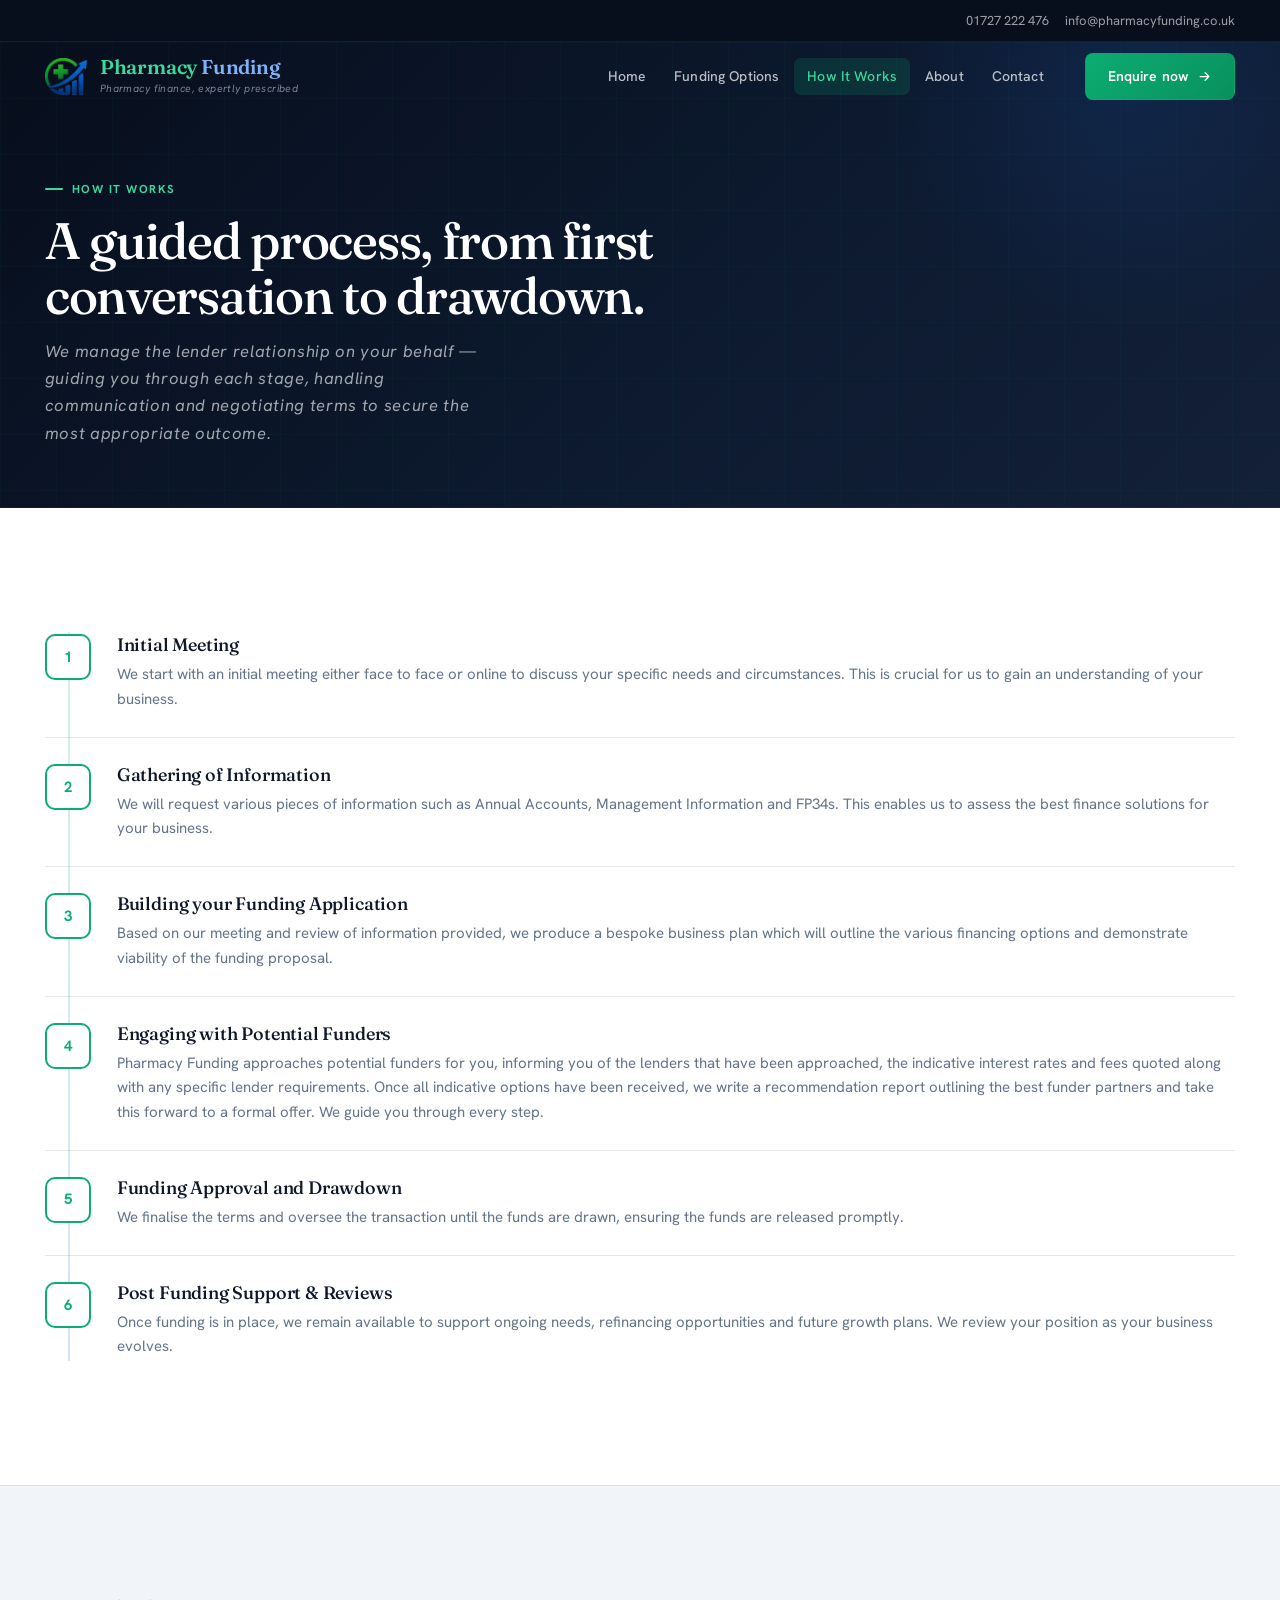
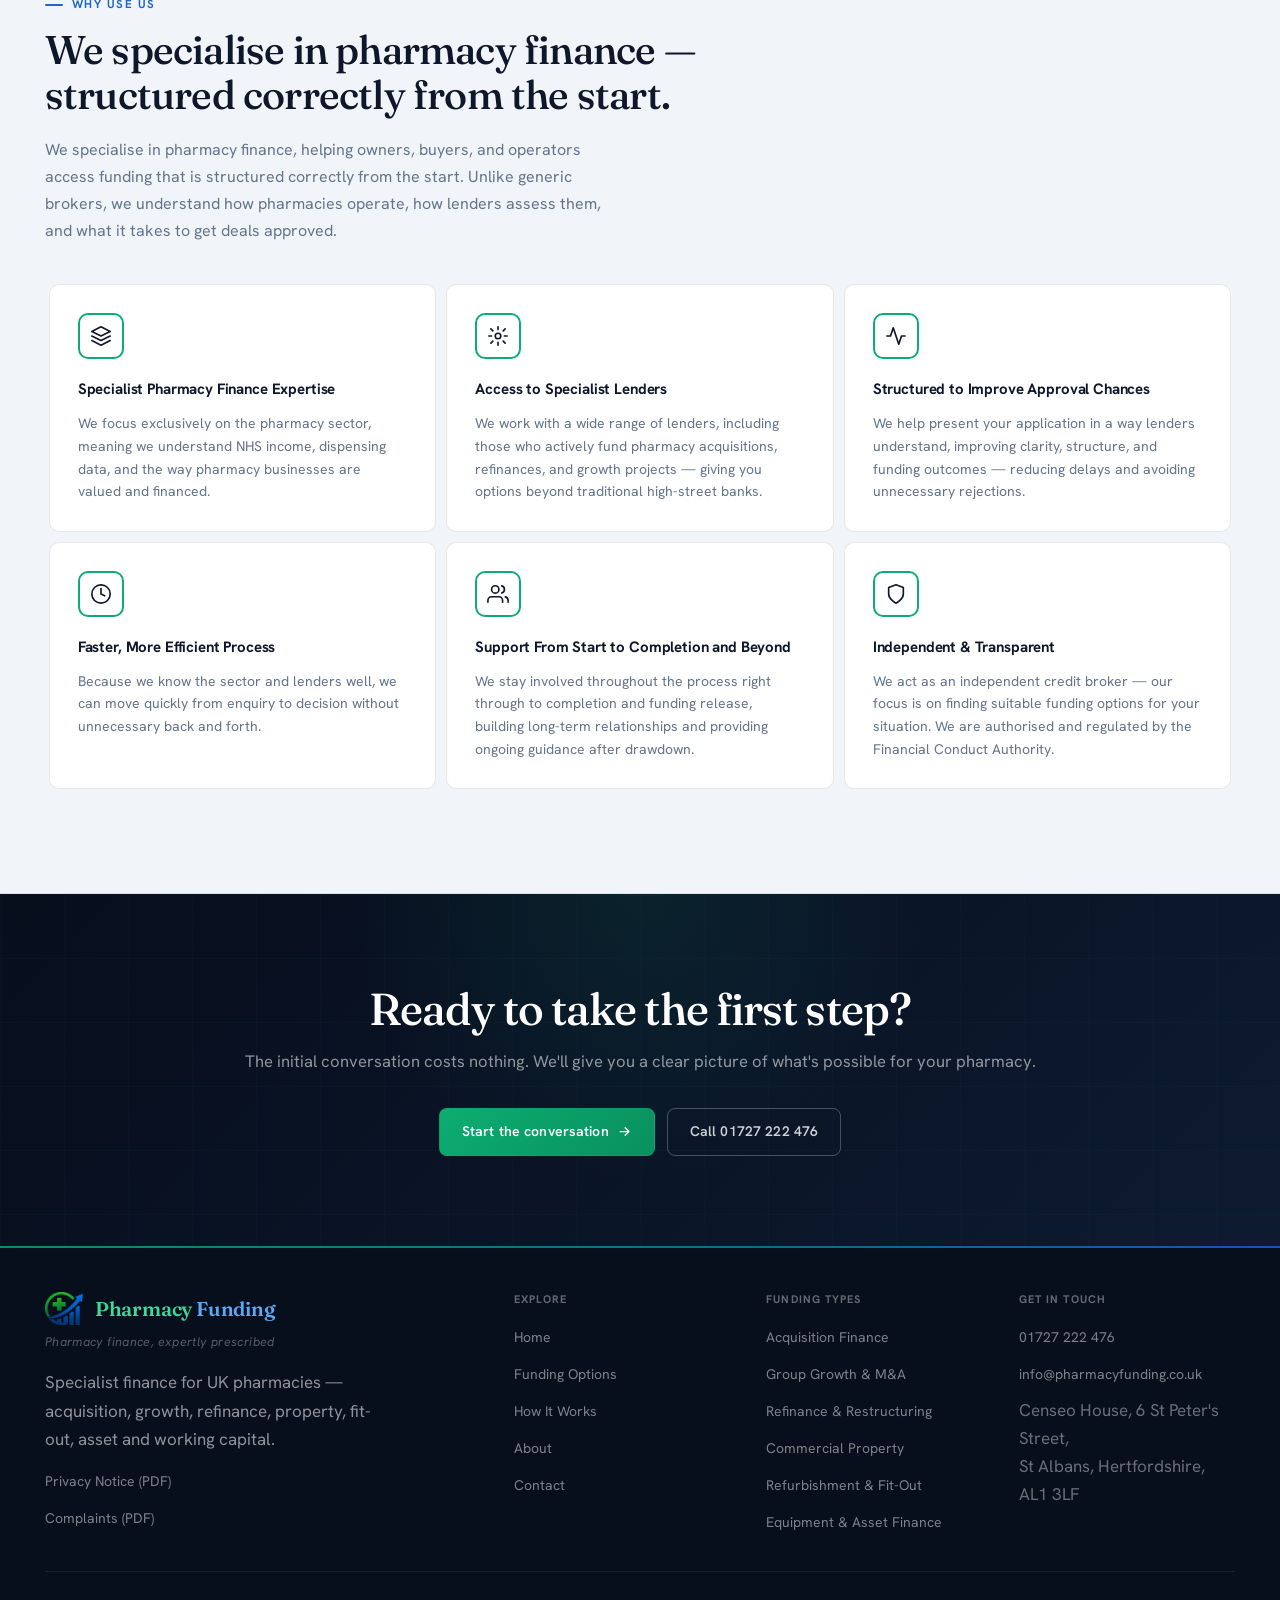
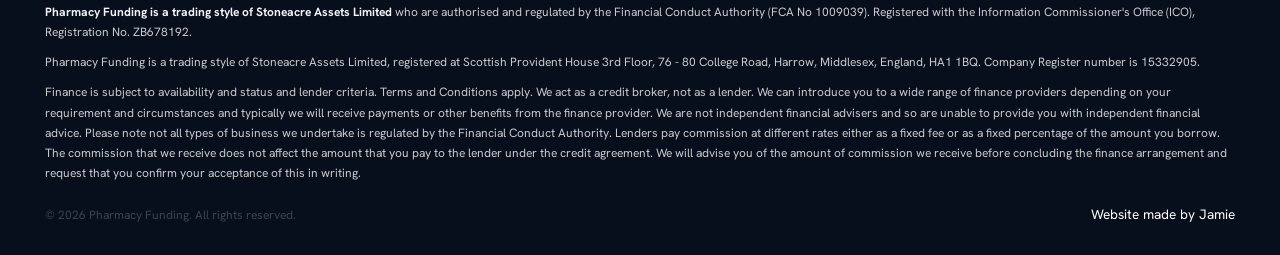
<file: howItWorks.html>
<!DOCTYPE html>
<html lang="en-GB">
<head>
<meta charset="UTF-8">
<meta name="viewport" content="width=device-width, initial-scale=1.0">
<title>How It Works | Pharmacy Funding</title>
<meta name="description" content="Our guided pharmacy finance process from first meeting to drawdown and beyond — and why pharmacy owners choose us.">
<link rel="canonical" href="https://www.pharmacyfunding.co.uk/howItWorks.html">
<meta property="og:type" content="website">
<meta property="og:title" content="How It Works | Pharmacy Funding">
<meta property="og:description" content="Our guided pharmacy finance process from first meeting to drawdown and beyond — and why pharmacy owners choose us.">
<meta property="og:url" content="https://www.pharmacyfunding.co.uk/howItWorks.html">
<meta property="og:image" content="logo.png">
<meta name="theme-color" content="#070E1C">
<link rel="icon" type="image/png" href="favicon.png">
<link rel="apple-touch-icon" href="favicon.png">
<link rel="preconnect" href="https://fonts.googleapis.com">
<link rel="preconnect" href="https://fonts.gstatic.com" crossorigin>
<link href="https://fonts.googleapis.com/css2?family=Fraunces:opsz,wght@9..144,400;9..144,500;9..144,600&family=Hanken+Grotesk:wght@400;500;600;700&display=swap" rel="stylesheet">
<link rel="stylesheet" href="styles.css">
<script type="application/ld+json">
{
  "@context": "https://schema.org",
  "@type": "FinancialService",
  "name": "Pharmacy Funding",
  "description": "Specialist finance brokerage for UK pharmacies, arranging acquisition, growth, refinance, commercial property, refurbishment, asset and working capital finance.",
  "url": "https://www.pharmacyfunding.co.uk/",
  "telephone": "+44 1727 222476",
  "email": "info@pharmacyfunding.co.uk",
  "areaServed": "GB",
  "priceRange": "£10,000 - £20,000,000+",
  "address": {
    "@type": "PostalAddress",
    "streetAddress": "Censeo House, 6 St Peter's Street",
    "addressLocality": "St Albans",
    "addressRegion": "Hertfordshire",
    "postalCode": "AL1 3LF",
    "addressCountry": "GB"
  },
  "parentOrganization": {
    "@type": "Organization",
    "name": "Stoneacre Assets Limited",
    "description": "Authorised and regulated by the Financial Conduct Authority (FCA No 1009039)."
  },
  "knowsAbout": ["Pharmacy acquisition finance","Pharmacy refinance","Commercial mortgages for pharmacies","Pharmacy asset finance","Working capital for pharmacies"]
}
</script>
</head>
<body>
<div class="util">
  <div class="wrap">
    <div class="right">
      <a href="tel:+441727222476">01727 222 476</a>
      <a href="mailto:info@pharmacyfunding.co.uk">info@pharmacyfunding.co.uk</a>
    </div>
  </div>
</div>
<header id="hdr">
  <div class="wrap bar">
    <a class="brand" href="index.html" aria-label="Pharmacy Funding home">
      <img class="mark" src="logo.png" alt="Pharmacy Funding logo">
      <div>
        <div class="name"><span class="g">Pharmacy</span> <span class="b">Funding</span></div>
        <div class="sub">Pharmacy finance, expertly prescribed</div>
      </div>
    </a>
    <nav class="main" id="nav"><a href="index.html">Home</a><a href="fundingOptions.html">Funding Options</a><a href="howItWorks.html" class="active">How It Works</a><a href="about.html">About</a><a href="contact.html">Contact</a></nav>
    <a class="cta-btn" href="contact.html">Enquire now
      <svg viewBox="0 0 24 24" fill="none" stroke="currentColor" stroke-width="2"><path d="M5 12h14M13 6l6 6-6 6" stroke-linecap="round" stroke-linejoin="round"/></svg>
    </a>
    <button class="burger" id="burger" aria-label="Menu"><span></span><span></span><span></span></button>
  </div>
</header>

<!-- Page hero -->
<div class="page-hero">
  <div class="wrap">
    <span class="eyebrow">How it works</span>
    <h1>A guided process, from first conversation to drawdown.</h1>
    <p class="sub">We manage the lender relationship on your behalf — guiding you through each stage, handling communication and negotiating terms to secure the most appropriate outcome.</p>
  </div>
</div>

<main>
  <section>
    <div class="wrap">
      <div class="timeline" id="timeline"></div>
    </div>
  </section>
  <div class="band">
    <section>
      <div class="wrap">
        <span class="eyebrow blue">Why use us</span>
        <h2 style="margin-top:14px;max-width:28ch">We specialise in pharmacy finance — structured correctly from the start.</h2>
        <p style="margin-top:18px;max-width:62ch;font-size:16px;color:var(--ink-soft);line-height:1.7">We specialise in pharmacy finance, helping owners, buyers, and operators access funding that is structured correctly from the start. Unlike generic brokers, we understand how pharmacies operate, how lenders assess them, and what it takes to get deals approved.</p>
        <div class="why" id="whyGrid" style="margin-top:36px"></div>
      </div>
    </section>
  </div>
</main>

<!-- Pre-footer CTA -->
<div class="cta-band">
  <div class="wrap">
    <h2>Ready to take the first step?</h2>
    <p>The initial conversation costs nothing. We'll give you a clear picture of what's possible for your pharmacy.</p>
    <div class="actions">
      <a class="cta-btn" href="contact.html">Start the conversation
        <svg viewBox="0 0 24 24" fill="none" stroke="currentColor" stroke-width="2"><path d="M5 12h14M13 6l6 6-6 6" stroke-linecap="round" stroke-linejoin="round"/></svg>
      </a>
      <a class="cta-btn ghost" href="tel:+441727222476">Call 01727 222 476</a>
    </div>
  </div>
</div>
<footer>
  <div class="wrap">
    <div class="fcols">
      <div>
        <div style="display:flex;align-items:center;gap:12px">
          <img src="logo.png" alt="Pharmacy Funding logo" style="width:38px;height:38px;object-fit:contain;flex-shrink:0">
          <div class="name"><span class="g">Pharmacy</span> <span style="color:#5ba8f5">Funding</span></div>
        </div>
        <div class="strap">Pharmacy finance, expertly prescribed</div>
        <p style="margin-top:16px;max-width:34ch">Specialist finance for UK pharmacies &mdash; acquisition, growth, refinance, property, fit-out, asset and working capital.</p>
        <ul style="margin-top:12px">
          <li><a href="privacy-notice.pdf" target="_blank" rel="noopener">Privacy Notice (PDF)</a></li>
          <li><a href="complaints.pdf" target="_blank" rel="noopener">Complaints (PDF)</a></li>
        </ul>
      </div>
      <div>
        <h5>Explore</h5>
        <ul>
          <li><a href="index.html">Home</a></li>
          <li><a href="fundingOptions.html">Funding Options</a></li>
          <li><a href="howItWorks.html">How It Works</a></li>
          <li><a href="about.html">About</a></li>
          <li><a href="contact.html">Contact</a></li>
        </ul>
      </div>
      <div>
        <h5>Funding types</h5>
        <ul>
          <li><a href="fundingOptions.html#fc-acquisition">Acquisition Finance</a></li>
          <li><a href="fundingOptions.html#fc-group-growth">Group Growth &amp; M&amp;A</a></li>
          <li><a href="fundingOptions.html#fc-refinance">Refinance &amp; Restructuring</a></li>
          <li><a href="fundingOptions.html#fc-property">Commercial Property</a></li>
          <li><a href="fundingOptions.html#fc-refurb">Refurbishment &amp; Fit-Out</a></li>
          <li><a href="fundingOptions.html#fc-asset">Equipment &amp; Asset Finance</a></li>
        </ul>
      </div>
      <div>
        <h5>Get in touch</h5>
        <ul>
          <li><a href="tel:+441727222476">01727 222 476</a></li>
          <li><a href="mailto:info@pharmacyfunding.co.uk">info@pharmacyfunding.co.uk</a></li>
          <li style="color:rgba(255,255,255,.4)">Censeo House, 6 St Peter's Street,<br>St Albans, Hertfordshire, AL1 3LF</li>
        </ul>
      </div>
    </div>
    <div class="legal"><p><strong>Pharmacy Funding is a trading style of Stoneacre Assets Limited</strong> who are authorised and regulated by the Financial Conduct Authority (FCA No 1009039). Registered with the Information Commissioner's Office (ICO), Registration No. ZB678192.</p>
      <p>Pharmacy Funding is a trading style of Stoneacre Assets Limited, registered at Scottish Provident House 3rd Floor, 76 - 80 College Road, Harrow, Middlesex, England, HA1 1BQ. Company Register number is 15332905.</p>
      <p>Finance is subject to availability and status and lender criteria. Terms and Conditions apply. We act as a credit broker, not as a lender. We can introduce you to a wide range of finance providers depending on your requirement and circumstances and typically we will receive payments or other benefits from the finance provider. We are not independent financial advisers and so are unable to provide you with independent financial advice. Please note not all types of business we undertake is regulated by the Financial Conduct Authority. Lenders pay commission at different rates either as a fixed fee or as a fixed percentage of the amount you borrow. The commission that we receive does not affect the amount that you pay to the lender under the credit agreement. We will advise you of the amount of commission we receive before concluding the finance arrangement and request that you confirm your acceptance of this in writing.</p>
      <div style="margin-top:20px;display:flex;justify-content:space-between;align-items:center;flex-wrap:wrap;gap:8px"><p style="color:rgba(255,255,255,.22);margin:0">&copy; <span id="yr"></span> Pharmacy Funding. All rights reserved.</p><a href="https://site-builder.co.uk/" style="color:#fff;text-decoration:none;font-size:.85rem" onmouseover="this.style.opacity='.7'" onmouseout="this.style.opacity='1'">Website made by Jamie</a></div></div>
  </div>
</footer>
<script src="script.js"></script>
</body>
</html>
</file>
<file: styles.css>
/* ================================================
   PHARMACY FUNDING — DESIGN SYSTEM
   ================================================ */

/* ── Variables ─────────────────────────────────── */
:root {
  --green:      #0CAD72;
  --green-d:    #09905E;
  --green-l:    #E6F7F1;
  --blue:       #1B65D4;
  --blue-d:     #1450AD;
  --blue-l:     #E8F0FB;
  --navy:       #070E1C;
  --navy-2:     #0D1A30;
  --navy-3:     #132038;
  --ink:        #0F172A;
  --ink-soft:   #64748B;
  --ink-faint:  #94A3B8;
  --surface:    #F8FAFC;
  --border:     rgba(0,0,0,.09);
  --white:      #FFFFFF;
  --radius:     10px;
  --radius-lg:  18px;
  --shadow:     0 2px 16px rgba(0,0,0,.07);
  --shadow-md:  0 4px 32px rgba(0,0,0,.10);
  --shadow-lg:  0 8px 64px rgba(0,0,0,.16);
  --font-h:     'Fraunces', Georgia, serif;
  --font-b:     'Hanken Grotesk', system-ui, -apple-system, sans-serif;
  --mw:         1320px;
}

/* ── Reset ─────────────────────────────────────── */
*, *::before, *::after { box-sizing: border-box; margin: 0; padding: 0; }
html { scroll-behavior: smooth; }
body {
  font-family: var(--font-b);
  font-size: 17px;
  line-height: 1.65;
  color: var(--ink);
  background: var(--white);
  -webkit-font-smoothing: antialiased;
  -moz-osx-font-smoothing: grayscale;
}
img { max-width: 100%; display: block; }
a { color: inherit; text-decoration: none; }
ul { list-style: none; }
button { cursor: pointer; border: none; background: none; font: inherit; }

/* ── Layout ─────────────────────────────────────── */
.wrap { max-width: var(--mw); margin: 0 auto; padding: 0 clamp(16px, 3.5vw, 52px); }
section       { padding: clamp(60px, 8vw, 100px) 0; }
section.tight { padding: clamp(36px, 5vw, 56px) 0; }

/* ── Utility bar ────────────────────────────────── */
.util { background: var(--navy); border-bottom: 1px solid rgba(255,255,255,.06); padding: 10px 0; }
.util .wrap { display: flex; align-items: center; justify-content: space-between; flex-wrap: wrap; gap: 8px; }
.util .left, .util .right { display: flex; align-items: center; gap: 16px; font-size: 13px; }
.util .left  { color: rgba(255,255,255,.6); }
.util .right { margin-left: auto; }
.util .right a { color: rgba(255,255,255,.6); transition: color .2s; }
.util .right a:hover { color: #fff; }
.pill {
  display: inline-flex; align-items: center; gap: 7px;
  padding: 4px 12px 4px 8px;
  background: rgba(12,173,114,.14); border: 1px solid rgba(12,173,114,.28);
  border-radius: 100px; font-size: 12px; font-weight: 600; color: #3dd99a; letter-spacing: .03em;
}
.dot {
  width: 7px; height: 7px; border-radius: 50%; background: #22e297;
  box-shadow: 0 0 0 3px rgba(34,226,151,.28);
  animation: pulse 2.4s ease-in-out infinite;
}
@keyframes pulse {
  0%,100% { box-shadow: 0 0 0 3px rgba(34,226,151,.28); }
  50%      { box-shadow: 0 0 0 7px rgba(34,226,151,.08); }
}

/* ── Header ─────────────────────────────────────── */
#hdr {
  position: sticky; top: 0; z-index: 100;
  background: transparent;
  transition: background .35s ease, box-shadow .35s ease, backdrop-filter .35s ease;
}
#hdr::after {
  content: ''; position: absolute; bottom: 0; left: 0; right: 0; height: 2px;
  background: linear-gradient(90deg, #0CAD72 0%, #1B65D4 100%);
  opacity: 0; transition: opacity .35s ease;
}
#hdr.scrolled {
  background: rgba(7,14,28,.96);
  backdrop-filter: blur(16px);
  -webkit-backdrop-filter: blur(16px);
  box-shadow: 0 4px 32px rgba(0,0,0,.32);
}
#hdr.scrolled::after { opacity: 1; }
.bar { display: flex; align-items: center; gap: 28px; height: 68px; }
.brand { display: flex; align-items: center; gap: 13px; flex-shrink: 0; }
.mark  { width: 42px; height: 42px; object-fit: contain; }
.name  { font-family: var(--font-h); font-size: 20px; font-weight: 600; line-height: 1.1; letter-spacing: -.01em; color: var(--white); }
.name .g { color: #3dd99a; }
.name .b { color: #7eb3f7; }
.sub { font-size: 10.5px; color: rgba(255,255,255,.48); letter-spacing: .04em; margin-top: 2px; font-style: italic; }
nav.main { display: flex; align-items: center; gap: 2px; margin-left: auto; }
nav.main a { font-size: 14px; font-weight: 500; color: rgba(255,255,255,.72); padding: 7px 13px; border-radius: 7px; transition: color .2s, background .2s; letter-spacing: .01em; }
nav.main a:hover  { color: var(--white); background: rgba(255,255,255,.1); }
nav.main a.active { color: #3dd99a; background: rgba(12,173,114,.18); }

/* ── Buttons ─────────────────────────────────────── */
.cta-btn {
  display: inline-flex; align-items: center; gap: 8px; padding: 11px 22px;
  background: linear-gradient(135deg, #0CAD72 0%, #09905E 100%);
  color: #fff; font-size: 14px; font-weight: 600; border-radius: 8px;
  border: 1.5px solid rgba(12,173,114,.4); letter-spacing: .01em;
  transition: transform .2s, box-shadow .2s; white-space: nowrap; flex-shrink: 0;
}
.cta-btn:hover { transform: translateY(-1px); box-shadow: 0 6px 24px rgba(12,173,114,.38); }
.cta-btn svg { width: 15px; height: 15px; stroke: currentColor; flex-shrink: 0; transition: transform .2s; }
.cta-btn:hover svg { transform: translateX(3px); }
.cta-btn.ghost { background: transparent; border-color: rgba(255,255,255,.28); color: rgba(255,255,255,.88); }
.cta-btn.ghost:hover { background: rgba(255,255,255,.07); box-shadow: none; border-color: rgba(255,255,255,.5); }

/* ── Burger ──────────────────────────────────────── */
.burger { display: none; flex-direction: column; gap: 5px; padding: 6px; margin-left: auto; }
.burger span { display: block; width: 22px; height: 2px; background: rgba(255,255,255,.9); border-radius: 2px; transition: .25s; }

/* ── Hero ────────────────────────────────────────── */
/* Hero slides up behind the transparent sticky header */
.hero {
  margin-top: -68px;
  min-height: 72vh;
  background:
    linear-gradient(135deg, rgba(7,14,28,.68) 0%, rgba(9,18,52,.58) 52%, rgba(6,28,18,.52) 100%),
    url('images/hero.jpg') center / cover no-repeat;
  background-color: var(--navy);
  position: relative; overflow: hidden; display: flex; align-items: center;
}
.hero::before {
  content: ''; position: absolute; inset: 0;
  background-image:
    linear-gradient(rgba(12,173,114,.05) 1px, transparent 1px),
    linear-gradient(90deg, rgba(12,173,114,.05) 1px, transparent 1px);
  background-size: 56px 56px; pointer-events: none;
}
.hero::after {
  content: ''; position: absolute;
  width: 700px; height: 700px; border-radius: 50%;
  background: radial-gradient(circle, rgba(12,173,114,.13) 0%, transparent 68%);
  top: -220px; right: -160px; pointer-events: none;
}
.hero .wrap {
  display: grid; grid-template-columns: 1fr 400px; gap: 56px;
  align-items: center; position: relative; z-index: 1;
  padding-top: 116px; padding-bottom: 60px;
}
.eyebrow {
  display: inline-flex; align-items: center; gap: 9px;
  font-size: 11.5px; font-weight: 700; letter-spacing: .13em;
  text-transform: uppercase; color: var(--green);
}
.eyebrow.blue { color: var(--blue); }
.hero .eyebrow { color: #3dd99a; }
.eyebrow::before { content: ''; display: block; width: 18px; height: 2px; background: currentColor; border-radius: 2px; flex-shrink: 0; }
.hero h1 {
  font-family: var(--font-h); font-size: clamp(34px, 5vw, 62px);
  font-weight: 500; line-height: 1.08; letter-spacing: -.025em;
  color: var(--white); margin-top: 18px;
}
.hero h1 em { font-style: italic; color: #3dd99a; }
.hero .sub {
  font-size: clamp(15px, 1.4vw, 17.5px); color: rgba(255,255,255,.68);
  max-width: 52ch; margin-top: 20px; line-height: 1.65; font-style: normal; letter-spacing: 0;
}
.actions { display: flex; align-items: center; gap: 12px; flex-wrap: wrap; margin-top: 34px; }
.ticks { display: flex; flex-direction: column; gap: 11px; margin-top: 34px; }
.tick { display: flex; align-items: center; gap: 10px; font-size: 14px; color: rgba(255,255,255,.72); font-weight: 500; }
.tick .ic { width: 20px; height: 20px; background: rgba(12,173,114,.18); border: 1.5px solid rgba(12,173,114,.38); border-radius: 50%; display: flex; align-items: center; justify-content: center; flex-shrink: 0; }
.tick .ic svg { width: 11px; height: 11px; stroke: #3dd99a; }

/* ── Hero card ───────────────────────────────────── */
.hero-card { background: rgba(255,255,255,.05); border: 1px solid rgba(255,255,255,.1); border-radius: var(--radius-lg); padding: 30px; backdrop-filter: blur(14px); -webkit-backdrop-filter: blur(14px); }
.rlabel { font-size: 11px; font-weight: 700; letter-spacing: .1em; text-transform: uppercase; color: rgba(255,255,255,.38); }
.range { font-family: var(--font-h); font-size: clamp(34px, 4vw, 50px); font-weight: 600; color: var(--white); line-height: 1; margin-top: 8px; letter-spacing: -.025em; }
.range small { font-size: .55em; color: rgba(255,255,255,.45); }
.pulse-wrap { margin-top: 28px; border-top: 1px solid rgba(255,255,255,.08); padding-top: 22px; }
.pulse-wrap svg { width: 100%; height: 64px; display: block; }
.pulse-path { fill: none; stroke-width: 2; stroke-linecap: round; stroke-linejoin: round; stroke-dasharray: 600; stroke-dashoffset: 600; animation: draw 2.8s ease forwards; }
@keyframes draw { to { stroke-dashoffset: 0; } }
.cap { font-size: 13px; color: rgba(255,255,255,.4); line-height: 1.55; margin-top: 14px; font-style: italic; }

/* ── Stats strip ─────────────────────────────────── */
.strip { background: var(--white); border-top: 1px solid var(--border); border-bottom: 1px solid var(--border); padding: 0; }
.strip .wrap { display: grid; grid-template-columns: repeat(4, 1fr); }
.strip .item { padding: 26px 24px; border-right: 1px solid var(--border); transition: background .2s; }
.strip .item:last-child { border-right: none; }
.strip .item:hover { background: var(--surface); }
.strip .k { font-size: 17px; font-weight: 700; color: var(--blue); letter-spacing: -.01em; }
.strip .v { font-size: 13px; color: var(--ink-soft); margin-top: 5px; line-height: 1.45; }

/* ── Typography ──────────────────────────────────── */
h2 { font-family: var(--font-h); font-size: clamp(26px, 3.2vw, 40px); font-weight: 500; line-height: 1.12; letter-spacing: -.02em; color: var(--ink); }
h3 { font-family: var(--font-h); font-size: clamp(19px, 2vw, 24px); font-weight: 500; line-height: 1.22; letter-spacing: -.01em; color: var(--ink); }
h4 { font-size: 16px; font-weight: 700; color: var(--ink); letter-spacing: -.01em; }
h5 { font-size: 11px; font-weight: 700; letter-spacing: .1em; text-transform: uppercase; color: rgba(255,255,255,.38); margin-bottom: 14px; }
.lead { font-size: clamp(15.5px, 1.4vw, 17.5px); color: var(--ink-soft); line-height: 1.68; }
p { line-height: 1.68; }
.twohead { display: grid; grid-template-columns: 1fr 1fr; gap: 48px; align-items: start; margin-bottom: 48px; }

/* ── Photo split section ─────────────────────────── */
/* Add images/split.jpg to show a pharmacy photo alongside the copy */
.photo-split { background: var(--surface); }
.ps-grid { display: grid; grid-template-columns: 1fr 1fr; gap: 64px; align-items: center; }
.ps-img {
  position: relative; border-radius: var(--radius-lg); overflow: hidden;
  min-height: 460px; background: linear-gradient(135deg, var(--navy-2) 0%, var(--navy-3) 100%);
}
.ps-img img { width: 100%; height: 100%; object-fit: cover; position: absolute; inset: 0; display: block; }
.ps-img::before {
  content: ''; position: absolute; inset: 0;
  border: 3px solid transparent; border-radius: var(--radius-lg);
  background: linear-gradient(135deg, #0CAD72, #1B65D4) border-box;
  -webkit-mask: linear-gradient(#fff 0 0) padding-box, linear-gradient(#fff 0 0);
  -webkit-mask-composite: destination-out; mask-composite: exclude;
  z-index: 2; pointer-events: none;
}
.ps-img::after {
  content: ''; position: absolute; inset: 0;
  background-image:
    linear-gradient(rgba(12,173,114,.06) 1px, transparent 1px),
    linear-gradient(90deg, rgba(12,173,114,.06) 1px, transparent 1px);
  background-size: 40px 40px; pointer-events: none;
}
.ps-badge {
  position: absolute; bottom: 24px; left: 24px;
  background: rgba(7,14,28,.9); backdrop-filter: blur(14px); -webkit-backdrop-filter: blur(14px);
  border: 1px solid rgba(255,255,255,.1); border-radius: 12px; padding: 14px 18px; z-index: 3;
}
.ps-n { display: block; font-family: var(--font-h); font-size: 32px; font-weight: 600; color: var(--white); line-height: 1; letter-spacing: -.02em; }
.ps-l { display: block; font-size: 11.5px; color: rgba(255,255,255,.42); margin-top: 4px; letter-spacing: .02em; }
.ps-points { display: flex; flex-direction: column; gap: 13px; margin-top: 26px; }
.ps-point { display: flex; align-items: flex-start; gap: 12px; font-size: 15px; color: var(--ink-soft); }
.ps-ico { color: var(--green); font-size: 11px; margin-top: 4px; flex-shrink: 0; }

/* ── Assist list ─────────────────────────────────── */
.assist { display: grid; grid-template-columns: 1fr 1fr; gap: 8px; }
.row {
  display: flex; align-items: center; gap: 18px; padding: 18px 22px;
  background: var(--white); border: 1.5px solid var(--border); border-radius: var(--radius);
  color: inherit; transition: background .2s, transform .18s, box-shadow .18s, border-color .2s;
}
.row:hover { background: #fff; transform: translateY(-2px); box-shadow: var(--shadow-md); border-color: rgba(12,173,114,.3); }
.row .num { font-family: var(--font-h); font-size: 22px; font-weight: 600; color: var(--green); opacity: .45; min-width: 34px; line-height: 1; }
.row .ttl { font-size: 14.5px; font-weight: 600; color: var(--ink); }
.row .desc { font-size: 13px; color: var(--ink-soft); margin-top: 2px; }
.row .arrow { margin-left: auto; color: var(--green); flex-shrink: 0; }
.row .arrow svg { width: 17px; height: 17px; stroke: currentColor; }

/* ── Band (accent sections) ──────────────────────── */
.band { background: #F1F5F9; position: relative; overflow: hidden; border-top: 1px solid var(--border); border-bottom: 1px solid var(--border); }
.band h2, .band h3, .band h4 { color: var(--ink); }
.band p { color: var(--ink-soft); }
.prose-grid { display: grid; grid-template-columns: 1fr 1fr; gap: 48px; }
.prose-grid p { margin-bottom: 16px; color: var(--ink-soft); }
.prose-grid p:last-child { margin-bottom: 0; }

/* ── Funding selector ────────────────────────────── */
.selector {
  background: var(--white);
  border-radius: var(--radius-lg); padding: 48px;
  border: 1.5px solid var(--border); box-shadow: var(--shadow-md); position: relative; overflow: hidden;
}
.selector h2 { color: var(--blue); }
.selector h3, .selector h4 { color: var(--ink); }
.sd { color: var(--ink-soft); font-size: 15px; max-width: 60ch; margin-top: 8px; }
.choices { display: grid; grid-template-columns: repeat(4, 1fr); gap: 12px; margin-top: 30px; position: relative; z-index: 1; }
.choice {
  display: flex; flex-direction: column; align-items: center; gap: 14px; padding: 28px 18px;
  background: var(--white); border: 1.5px solid var(--border);
  border-radius: var(--radius); color: var(--ink-soft);
  font-size: 14px; font-weight: 600; text-align: center;
  transition: background .2s, border-color .2s, color .2s, transform .2s, box-shadow .2s;
}
.choice:hover { background: var(--blue-l); border-color: rgba(27,101,212,.35); color: var(--blue-d); transform: translateY(-2px); box-shadow: var(--shadow); }
.choice.sel   { background: var(--blue-l); border-color: var(--blue); color: var(--blue-d); }
.ci { width: 30px; height: 30px; stroke: currentColor; stroke-width: 1.8; fill: none; }
.ct { line-height: 1.35; }
.result { display: none; background: var(--surface); border: 1.5px solid var(--border); border-radius: var(--radius); padding: 26px; margin-top: 18px; position: relative; z-index: 1; }
.result.show { display: block; }
.r-title { font-family: var(--font-h); font-size: 20px; font-weight: 500; color: var(--ink); }
.r-desc { font-size: 14.5px; color: var(--ink-soft); line-height: 1.65; margin-top: 8px; margin-bottom: 16px; max-width: 72ch; }
.recs { display: flex; flex-wrap: wrap; gap: 8px; margin-top: 14px; margin-bottom: 20px; }
.chip { display: inline-block; padding: 6px 14px; background: var(--green-l); border: 1px solid rgba(12,173,114,.35); border-radius: 100px; font-size: 13px; font-weight: 500; color: var(--green-d); transition: background .2s; cursor: pointer; }
.chip:hover { background: rgba(12,173,114,.18); }

/* ── Funding grid ─────────────────────────────────── */
.fgrid { display: grid; grid-template-columns: repeat(3, 1fr); gap: 18px; }
.fcard { background: var(--white); border: 1.5px solid var(--border); border-radius: var(--radius-lg); padding: 26px; transition: border-color .2s, box-shadow .2s, transform .2s; position: relative; overflow: hidden; }
.fcard::before { content: ''; position: absolute; top: 0; left: 0; width: 4px; height: 100%; background: linear-gradient(180deg, #0CAD72 0%, #1B65D4 100%); border-radius: 2px 0 0 2px; opacity: 0; transition: opacity .2s; }
.fcard:hover { border-color: rgba(12,173,114,.28); box-shadow: var(--shadow-md); transform: translateY(-3px); }
.fcard:hover::before { opacity: 1; }
.fnum { font-size: 11px; font-weight: 700; letter-spacing: .1em; text-transform: uppercase; color: var(--green); margin-bottom: 11px; }
.fcard h3 { font-size: 18px; margin-bottom: 8px; }
.fd { font-size: 14px; color: var(--ink-soft); margin-bottom: 16px; line-height: 1.5; }
.fcard ul { display: flex; flex-direction: column; gap: 8px; }
.fcard li { display: flex; align-items: center; gap: 9px; font-size: 14px; color: var(--ink); }
.fcard li svg { width: 15px; height: 15px; flex-shrink: 0; stroke: var(--green); }
.fcard .hl { display: inline-block; margin-top: 16px; padding: 5px 11px; background: var(--green-l); border-radius: 6px; font-size: 12px; font-weight: 600; color: var(--green-d); }
.flash { animation: flashcard .75s ease; }
@keyframes flashcard { 0%,100% { box-shadow: var(--shadow); } 50% { box-shadow: 0 0 0 4px rgba(12,173,114,.28), var(--shadow-md); } }

/* ── Timeline ─────────────────────────────────────── */
.timeline { display: flex; flex-direction: column; position: relative; }
.timeline::before { content: ''; position: absolute; left: 23px; top: 24px; bottom: 24px; width: 2px; background: linear-gradient(180deg, #0CAD72 0%, #1B65D4 100%); opacity: .18; }
.step { display: flex; gap: 26px; align-items: flex-start; padding: 26px 0; border-bottom: 1px solid var(--border); }
.step:last-child { border-bottom: none; }
.node { width: 46px; height: 46px; border-radius: 10px; background: var(--white); border: 2px solid var(--green); color: var(--green); display: flex; align-items: center; justify-content: center; font-weight: 700; font-size: 15px; flex-shrink: 0; position: relative; z-index: 1; }
.step h3 { font-size: 18px; margin-bottom: 6px; }
.step p  { font-size: 15px; color: var(--ink-soft); line-height: 1.62; }

/* ── Plus bullet list ────────────────────────────── */
.plus-list { list-style: none; padding: 0; margin: 0; display: grid; grid-template-columns: 1fr 1fr; gap: 18px 56px; }
.plus-list li { display: flex; gap: 13px; align-items: flex-start; font-size: 15px; color: var(--ink-soft); line-height: 1.65; }
.pl-ic { flex-shrink: 0; margin-top: 3px; width: 18px; height: 18px; }
@media (max-width: 600px) { .plus-list { grid-template-columns: 1fr; } }

/* ── Why grid ─────────────────────────────────────── */
.why { display: grid; grid-template-columns: repeat(3, 1fr); gap: 2px; }
.w { padding: 28px; background: var(--white); border: 1.5px solid var(--border); border-radius: var(--radius); margin: 4px; transition: background .2s, border-color .2s, box-shadow .2s; }
.w:hover { background: var(--white); border-color: rgba(12,173,114,.3); box-shadow: var(--shadow); }
.w-ic { width: 46px; height: 46px; border-radius: 10px; background: var(--white); border: 2px solid var(--green); display: flex; align-items: center; justify-content: center; margin-bottom: 18px; flex-shrink: 0; }
.w-ic svg { width: 22px; height: 22px; stroke: var(--green); fill: none; stroke-width: 1.8; stroke-linecap: round; stroke-linejoin: round; }
.w h4 { color: var(--ink); font-size: 15px; margin-bottom: 10px; }
.w p { font-size: 14px; color: var(--ink-soft); line-height: 1.62; }

/* ── Contact slogan band ─────────────────────────── */
.slogan-band { background: var(--white); padding: 28px 0; border-bottom: 1px solid var(--border); }
.slogan-inner { display: flex; align-items: center; gap: 24px; justify-content: center; }
.slogan-rule { flex: 1; max-width: 120px; height: 1px; background: linear-gradient(90deg, transparent, rgba(12,173,114,.35)); }
.slogan-rule:last-child { background: linear-gradient(90deg, rgba(27,101,212,.35), transparent); }
.slogan-text { font-family: var(--font-h); font-size: clamp(16px, 2vw, 22px); font-weight: 500; font-style: italic; color: var(--ink); letter-spacing: -.01em; text-align: center; white-space: nowrap; }

/* ── Contact ──────────────────────────────────────── */
.contact-grid { display: grid; grid-template-columns: 360px 1fr; gap: 60px; align-items: start; }
.cinfo { display: flex; flex-direction: column; gap: 20px; }
.citem { display: flex; gap: 15px; align-items: flex-start; }
.ci-ic { width: 44px; height: 44px; border-radius: 10px; background: linear-gradient(135deg, var(--green-l), var(--blue-l)); display: flex; align-items: center; justify-content: center; flex-shrink: 0; }
.ci-ic svg { width: 20px; height: 20px; stroke: var(--blue-d); fill: none; }
.cl { font-size: 11px; font-weight: 700; letter-spacing: .07em; text-transform: uppercase; color: var(--ink-soft); margin-bottom: 4px; }
.cv { font-size: 15px; color: var(--ink); line-height: 1.5; }
.cv a { color: var(--blue); text-decoration: underline; text-underline-offset: 3px; }

/* ── Form ─────────────────────────────────────────── */
.frow { display: grid; grid-template-columns: 1fr 1fr; gap: 16px; }
.field { display: flex; flex-direction: column; gap: 6px; margin-bottom: 16px; }
.field label { font-size: 13px; font-weight: 600; color: var(--ink); letter-spacing: .01em; }
.field input, .field select, .field textarea { padding: 11px 14px; border: 1.5px solid var(--border); border-radius: var(--radius); font-size: 15px; font-family: var(--font-b); color: var(--ink); background: var(--white); transition: border-color .2s, box-shadow .2s; outline: none; }
.field input::placeholder, .field textarea::placeholder { color: var(--ink-faint); }
.field input:focus, .field select:focus, .field textarea:focus { border-color: var(--green); box-shadow: 0 0 0 3px rgba(12,173,114,.12); }
.field textarea { min-height: 120px; resize: vertical; }
.formnote { font-size: 12px; color: var(--ink-soft); margin-top: 12px; line-height: 1.55; }
.thanks { display: none; text-align: center; padding: 60px 20px; }
.thanks.show { display: block; }
.ok { width: 58px; height: 58px; border-radius: 50%; background: linear-gradient(135deg, #0CAD72 0%, #1B65D4 100%); display: flex; align-items: center; justify-content: center; margin: 0 auto 20px; }
.ok svg { width: 26px; height: 26px; stroke: #fff; }

/* ── Policy docs ──────────────────────────────────── */
.docs { display: grid; grid-template-columns: 1fr 1fr; gap: 14px; margin-top: 20px; }
.doc { display: flex; align-items: center; gap: 14px; padding: 17px 18px; background: var(--surface); border: 1.5px solid var(--border); border-radius: var(--radius); transition: border-color .2s, box-shadow .2s; }
.doc:hover { border-color: var(--blue); box-shadow: var(--shadow); }
.dic { width: 40px; height: 40px; background: var(--blue-l); border-radius: 8px; display: flex; align-items: center; justify-content: center; flex-shrink: 0; }
.dic svg { width: 20px; height: 20px; stroke: var(--blue-d); fill: none; }
.doc h4 { font-size: 14px; margin-bottom: 2px; }
.ds { font-size: 12px; color: var(--ink-soft); }
.dl { margin-left: auto; font-size: 12px; font-weight: 600; color: var(--blue); display: flex; align-items: center; gap: 5px; white-space: nowrap; flex-shrink: 0; }
.dl svg { width: 14px; height: 14px; stroke: currentColor; fill: none; }

/* ── Callouts (About) ────────────────────────────── */
.callout { background: var(--surface); border: 1.5px solid var(--border); border-radius: var(--radius-lg); padding: 26px 28px; margin-bottom: 14px; }
.callout:last-child { margin-bottom: 0; }
.callout p { margin-bottom: 12px; }
.callout p:last-child { margin-bottom: 0; }
.callout h4 { margin-bottom: 14px; }

/* ── Footer ───────────────────────────────────────── */
footer { background: var(--navy); color: rgba(255,255,255,.55); padding: 44px 0 28px; position: relative; }
/* Green-to-blue gradient border — mirrors header */
footer::before { content: ''; position: absolute; top: 0; left: 0; right: 0; height: 2px; background: linear-gradient(90deg, #0CAD72 0%, #1B65D4 100%); opacity: .8; }
.fcols { display: grid; grid-template-columns: 2fr 1fr 1fr 1fr; gap: 36px; padding-bottom: 36px; border-bottom: 1px solid rgba(255,255,255,.07); }
.strap { font-size: 12.5px; font-style: italic; color: rgba(255,255,255,.32); margin-top: 4px; letter-spacing: .03em; }
footer ul { display: flex; flex-direction: column; gap: 9px; }
footer ul li a { font-size: 14px; color: rgba(255,255,255,.48); transition: color .2s; }
footer ul li a:hover { color: #3dd99a; }
.legal { padding-top: 30px; font-size: 12px; color: rgba(255,255,255,.78); line-height: 1.72; }
.legal p { margin-bottom: 10px; }
.legal p:last-child { margin-bottom: 0; }
.legal strong { color: rgba(255,255,255,.95); }

/* ── Scroll reveal ────────────────────────────────── */
.rv { opacity: 0; transform: translateY(18px); transition: opacity .55s ease, transform .55s ease; }
.rv.in { opacity: 1; transform: none; }
.d1 { transition-delay: .1s; }
.d2 { transition-delay: .2s; }
.d3 { transition-delay: .3s; }
.d4 { transition-delay: .4s; }

/* ── Responsive ───────────────────────────────────── */
@media (max-width: 1024px) {
  .hero .wrap  { grid-template-columns: 1fr; }
  .hero-card   { display: none; }
  .twohead     { grid-template-columns: 1fr; gap: 20px; }
  .fgrid       { grid-template-columns: 1fr 1fr; }
  .strip .wrap { grid-template-columns: 1fr 1fr; }
  .strip .item { border-bottom: 1px solid var(--border); }
  .choices     { grid-template-columns: 1fr 1fr; }
  .why         { grid-template-columns: 1fr 1fr; }
  .ps-grid     { grid-template-columns: 1fr; }
  .ps-img      { min-height: 360px; }
  .contact-grid { grid-template-columns: 1fr; }
  .fcols       { grid-template-columns: 1fr 1fr; }
}
@media (max-width: 768px) {
  .bar { height: 60px; }
  nav.main { display: none; flex-direction: column; align-items: stretch; position: absolute; top: 60px; left: 0; right: 0; background: rgba(7,14,28,.97); backdrop-filter: blur(16px); -webkit-backdrop-filter: blur(16px); padding: 12px; border-bottom: 1px solid rgba(255,255,255,.08); box-shadow: 0 12px 32px rgba(0,0,0,.3); gap: 4px; }
  nav.main.open { display: flex; }
  nav.main a { padding: 11px 14px; border-radius: 8px; color: rgba(255,255,255,.72); }
  nav.main a:hover { color: var(--white); background: rgba(255,255,255,.08); }
  nav.main a.active { color: #3dd99a; background: rgba(12,173,114,.15); }
  .burger { display: flex; }
  .bar .cta-btn { display: none; }
  .assist  { grid-template-columns: 1fr; }
  .fgrid   { grid-template-columns: 1fr; }
  .strip .wrap { grid-template-columns: 1fr; }
  .strip .item { border-right: none; }
  .strip .item:last-child { border-bottom: none; }
  .choices { grid-template-columns: 1fr 1fr; }
  .why     { grid-template-columns: 1fr; }
  .frow    { grid-template-columns: 1fr; }
  .docs    { grid-template-columns: 1fr; }
  .prose-grid { grid-template-columns: 1fr; }
  .selector   { padding: 28px 20px; }
  .fcols { grid-template-columns: 1fr; gap: 32px; }
  .hero .wrap { padding-top: 88px; padding-bottom: 40px; }
  .twohead { margin-bottom: 32px; }
  .map-wrap { height: 280px; margin-top: 40px; }
}
@media (max-width: 480px) {
  .choices     { grid-template-columns: 1fr; }
  .util        { display: none; }
  .map-overlay { min-width: 0; padding: 16px 20px; }
  .slogan-text { white-space: normal; text-align: center; }
  .slogan-rule { display: none; }
  .slogan-inner { flex-wrap: wrap; justify-content: center; gap: 8px; }
  .ss-body     { display: none; }
  .slides      { min-height: 320px; }
  .hero .wrap  { gap: 28px; }
  .actions     { gap: 10px; }
  .cta-btn     { width: 100%; justify-content: center; }
  .cta-band .cta-btn { width: auto; }
  section      { padding: clamp(44px, 6vw, 60px) 0; }
}

/* ── Page hero (inner pages) ──────────────────────── */
.page-hero {
  background: linear-gradient(135deg, var(--navy) 0%, var(--navy-2) 60%, var(--navy-3) 100%);
  margin-top: -68px;
  padding: 128px 0 60px; position: relative; overflow: hidden;
  border-bottom: 1px solid rgba(255,255,255,.06);
}
.page-hero::before {
  content: ''; position: absolute; inset: 0;
  background-image:
    linear-gradient(rgba(12,173,114,.04) 1px, transparent 1px),
    linear-gradient(90deg, rgba(12,173,114,.04) 1px, transparent 1px);
  background-size: 56px 56px; pointer-events: none;
}
.page-hero::after {
  content: ''; position: absolute; width: 500px; height: 500px; border-radius: 50%;
  background: radial-gradient(circle, rgba(27,101,212,.14) 0%, transparent 70%);
  top: -200px; right: -100px; pointer-events: none;
}
.page-hero .wrap { position: relative; z-index: 1; }
.page-hero .eyebrow { color: #3dd99a; }
.page-hero h1 {
  font-family: var(--font-h); font-size: clamp(30px, 4vw, 52px);
  font-weight: 500; line-height: 1.08; letter-spacing: -.025em; color: var(--white);
  margin-top: 14px; max-width: 22ch;
}
.page-hero p.sub {
  font-size: clamp(15px, 1.3vw, 17.5px); color: rgba(255,255,255,.62);
  margin-top: 14px; max-width: 52ch; line-height: 1.65;
}

/* ── FCA trust strip ──────────────────────────────── */
.fca-strip {
  background: var(--navy-2); padding: 22px 0;
  border-top: 1px solid rgba(255,255,255,.06);
  border-bottom: 1px solid rgba(255,255,255,.06);
}
.fca-strip .wrap { display: flex; align-items: center; gap: 36px; }
.fca-badge {
  display: flex; align-items: center; gap: 14px; min-width: 0; max-width: 400px;
  background: rgba(255,255,255,.04); border: 1px solid rgba(255,255,255,.1);
  border-radius: var(--radius); padding: 12px 20px;
}
.fca-icon {
  width: 38px; height: 38px; border-radius: 50%;
  background: linear-gradient(135deg, var(--green), var(--blue));
  display: flex; align-items: center; justify-content: center; flex-shrink: 0;
}
.fca-icon svg { width: 19px; height: 19px; stroke: white; fill: none; stroke-width: 2.5; }
.fca-label { font-size: 10px; font-weight: 700; letter-spacing: .1em; text-transform: uppercase; color: rgba(255,255,255,.38); }
.fca-val { font-size: 14px; font-weight: 700; color: rgba(255,255,255,.9); margin-top: 2px; line-height: 1.5; }
.fca-reg { font-size: 11px; color: rgba(255,255,255,.38); margin-top: 1px; }
.fca-strip-divider { width: 1px; height: 44px; background: rgba(255,255,255,.1); flex-shrink: 0; }
.fca-trust-items { display: grid; grid-template-columns: 1fr 1fr; gap: 6px 40px; }
.fca-trust-item {
  display: flex; align-items: center; gap: 9px;
  font-size: 13px; font-weight: 500; color: rgba(255,255,255,.55);
}
.fca-trust-item:last-child { grid-column: 1 / -1; }
.fca-trust-item svg { width: 15px; height: 15px; stroke: #3dd99a; fill: none; flex-shrink: 0; }
/* FCA mark in footer brand column */
.fca-mark {
  display: inline-flex; align-items: center; gap: 8px;
  background: rgba(12,173,114,.1); border: 1px solid rgba(12,173,114,.22);
  border-radius: 8px; padding: 8px 14px; margin-top: 16px;
  font-size: 12px; font-weight: 700; color: #3dd99a; letter-spacing: .04em;
}
.fca-mark svg { width: 14px; height: 14px; stroke: #3dd99a; fill: none; flex-shrink: 0; }

/* ── Photo slideshow ──────────────────────────────── */
.slideshow-section { background: var(--navy); padding: 0; position: relative; }
.slides-wrap { position: relative; overflow: hidden; }
.slides { position: relative; min-height: 560px; background: var(--navy); overflow: hidden; }
.slide-overlay {
  position: absolute; left: 0; top: 0; bottom: 0; z-index: 2;
  width: min(52%, 680px);
  padding: 56px clamp(16px, 3.5vw, 52px);
  display: flex; flex-direction: column; justify-content: center;
}
.slide-overlay h2 { font-family: var(--font-h); font-size: clamp(20px, 2.2vw, 32px); font-weight: 500; line-height: 1.13; letter-spacing: -.02em; }
.ss-body { margin-top: 22px; }
.ss-body p { color: rgba(255,255,255,.7); font-size: 14.5px; line-height: 1.75; margin-bottom: 14px; }
.ss-body p:last-child { margin-bottom: 0; }
.slide {
  position: absolute; inset: 0;
  background: center/cover no-repeat;
  opacity: 0; transition: opacity 1s ease;
}
.slide.active { opacity: 1; }
.slide::after {
  content: ''; position: absolute; inset: 0;
  background: linear-gradient(90deg, rgba(7,14,28,.88) 0%, rgba(7,14,28,.72) 40%, rgba(7,14,28,.28) 75%, rgba(7,14,28,.12) 100%);
}
.slide-text {
  position: absolute; bottom: 0; left: 0; right: 0; z-index: 2;
  padding: 0 0 36px; text-align: center;
}
.slide-caption {
  display: inline-block; font-size: 13.5px; font-style: italic;
  color: rgba(255,255,255,.65); letter-spacing: .02em;
}
.slide-nav-btn {
  position: absolute; top: 50%; transform: translateY(-50%); z-index: 3;
  width: 44px; height: 44px;
  background: rgba(255,255,255,.1); border: 1px solid rgba(255,255,255,.18);
  backdrop-filter: blur(8px); border-radius: 50%;
  display: flex; align-items: center; justify-content: center;
  cursor: pointer; transition: background .2s;
}
.slide-nav-btn:hover { background: rgba(255,255,255,.22); }
.slide-nav-btn.prev { left: 20px; }
.slide-nav-btn.next { right: 20px; }
.slide-nav-btn svg { width: 20px; height: 20px; stroke: white; fill: none; stroke-width: 2; }
.slide-dots {
  position: absolute; bottom: 14px; left: 50%; transform: translateX(-50%);
  display: flex; gap: 8px; z-index: 3;
}
.slide-dot {
  width: 8px; height: 8px; border-radius: 50%;
  background: rgba(255,255,255,.3); cursor: pointer;
  transition: background .3s, transform .3s; border: none; padding: 0;
}
.slide-dot.active { background: #3dd99a; transform: scale(1.35); }

/* ── Detail page ──────────────────────────────────── */
.photo-hero {
  margin-top: -68px;
  position: relative;
  background-size: cover;
  background-position: center;
  padding: 152px 0 88px;
  overflow: hidden;
}
.photo-hero::before {
  content: '';
  position: absolute; inset: 0;
  background: linear-gradient(120deg, rgba(7,14,28,.88) 0%, rgba(7,14,28,.52) 60%, rgba(7,14,28,.3) 100%);
}
.photo-hero .wrap { position: relative; z-index: 1; }
.photo-hero .eyebrow { color: rgba(255,255,255,.5); }
.photo-hero h1 { color: var(--white); font-size: clamp(30px, 4.5vw, 58px); max-width: 20ch; margin-top: 12px; }
.photo-hero .sub { color: rgba(255,255,255,.7); margin-top: 18px; max-width: 54ch; font-size: clamp(15px, 1.3vw, 17px); line-height: 1.65; }
.photo-hero .cta-btn { margin-top: 32px; }

.detail-sec { padding: 72px 0; }
.detail-grid { display: grid; grid-template-columns: 1fr 1.6fr; gap: 48px; align-items: start; }
.detail-grid h2 { font-size: clamp(22px, 2.5vw, 34px); }

.detail-how { list-style: none; padding: 0; margin-top: 28px; display: flex; flex-direction: column; border-top: 1px solid var(--border); }
.detail-how li { font-size: 15.5px; color: var(--ink-soft); line-height: 1.75; padding: 18px 0; border-bottom: 1px solid var(--border); }

.suitable-list { list-style: none; padding: 0; display: flex; flex-direction: column; gap: 14px; }
.suitable-list li { display: flex; gap: 12px; align-items: flex-start; font-size: 15px; color: var(--ink-soft); line-height: 1.6; }
.suit-ic { flex-shrink: 0; margin-top: 2px; width: 18px; height: 18px; }

.sim-grid { display: grid; grid-template-columns: repeat(3, 1fr); gap: 2px; }
.sim-card { text-decoration: none; display: block; color: inherit; cursor: pointer; }
.sim-card:hover { border-color: rgba(12,173,114,.3); box-shadow: var(--shadow); }
.sim-card .fcard-link { pointer-events: none; }

.fcard-link {
  display: inline-flex; align-items: center; gap: 6px;
  margin-top: 18px; font-size: 13px; font-weight: 600;
  color: var(--green); text-decoration: none;
  transition: gap .2s;
}
.fcard-link svg { width: 14px; height: 14px; stroke: var(--green); }
.fcard:hover .fcard-link, .sim-card:hover .fcard-link { gap: 10px; }

@media (max-width: 860px) {
  .detail-grid { grid-template-columns: 1fr; gap: 24px; }
  .sim-grid { grid-template-columns: 1fr 1fr; }
}
@media (max-width: 540px) {
  .photo-hero { padding: 128px 0 60px; }
  .detail-sec { padding: 48px 0; }
  .sim-grid { grid-template-columns: 1fr; }
}

/* ── CTA band (pre-footer) ────────────────────────── */
.cta-band {
  background: linear-gradient(135deg, var(--navy) 0%, var(--navy-2) 100%);
  padding: 90px 0; text-align: center; position: relative; overflow: hidden;
}
.cta-band::before {
  content: ''; position: absolute; inset: 0;
  background-image:
    linear-gradient(rgba(12,173,114,.04) 1px, transparent 1px),
    linear-gradient(90deg, rgba(27,101,212,.04) 1px, transparent 1px);
  background-size: 64px 64px;
}
.cta-band::after {
  content: ''; position: absolute; width: 600px; height: 600px; border-radius: 50%;
  background: radial-gradient(circle, rgba(12,173,114,.1) 0%, transparent 68%);
  top: -300px; left: 50%; transform: translateX(-50%); pointer-events: none;
}
.cta-band .wrap { position: relative; z-index: 1; }
.cta-band h2 {
  font-family: var(--font-h); font-size: clamp(28px, 3.5vw, 46px);
  color: var(--white); font-weight: 500; letter-spacing: -.02em; max-width: 22ch; margin: 0 auto;
}
.cta-band p { color: rgba(255,255,255,.55); font-size: clamp(15px, 1.3vw, 17.5px); margin-top: 14px; }
.cta-band .actions { justify-content: center; margin-top: 32px; }
.cta-band .cta-btn.ghost { border-color: rgba(255,255,255,.25); color: rgba(255,255,255,.8); }

/* ── About page ───────────────────────────────────── */
.about-body p { color: var(--ink-soft); font-size: 16px; line-height: 1.75; margin-bottom: 18px; }
.about-body p:last-child { margin-bottom: 0; }
.about-cols { columns: 2; column-gap: 52px; }
.about-cols p { color: var(--ink-soft); font-size: 15.5px; line-height: 1.78; margin-bottom: 20px; break-inside: avoid; }
.about-cols p:last-child { margin-bottom: 0; }

/* ── About page — team section ────────────────────── */
.team-section {
  display: grid; grid-template-columns: 300px 1fr; gap: 56px; align-items: start;
  margin: 56px 0;
}
.headshot {
  position: relative; border-radius: var(--radius-lg); overflow: hidden;
  aspect-ratio: 3/4; background: linear-gradient(135deg, var(--surface) 0%, var(--green-l) 40%, var(--blue-l) 100%);
  border: 1.5px solid var(--border);
}
.headshot img { width: 100%; height: 100%; object-fit: cover; object-position: center top; display: block; }
.headshot-placeholder {
  width: 100%; height: 100%; display: flex; flex-direction: column;
  align-items: center; justify-content: center; gap: 14px;
  padding: 28px 20px; text-align: center;
}
.hs-avatar {
  width: 88px; height: 88px; border-radius: 50%;
  background: linear-gradient(135deg, var(--green-l), var(--blue-l));
  border: 2px solid var(--border);
  display: flex; align-items: center; justify-content: center;
}
.hs-avatar svg { width: 44px; height: 44px; stroke: var(--ink-soft); fill: none; stroke-width: 1.5; }
.hs-name { font-family: var(--font-h); font-size: 22px; font-weight: 500; color: var(--ink); line-height: 1.2; }
.hs-role { font-size: 11.5px; font-weight: 700; letter-spacing: .07em; text-transform: uppercase; color: var(--ink-soft); margin-top: 4px; }
.hs-note { font-size: 12px; color: var(--ink-faint); font-style: italic; margin-top: 10px; line-height: 1.55; }
.headshot-badge {
  position: absolute; bottom: 16px; left: 16px; right: 16px;
  background: rgba(7,14,28,.82); backdrop-filter: blur(10px);
  border: 1px solid rgba(255,255,255,.1); border-radius: 10px; padding: 12px 14px;
}
.headshot-badge .hb-n { font-family: var(--font-h); font-size: 17px; font-weight: 500; color: var(--white); }
.headshot-badge .hb-r { font-size: 11px; color: rgba(255,255,255,.45); margin-top: 2px; letter-spacing: .04em; text-transform: uppercase; font-weight: 600; }
.team-bio h2 { font-size: clamp(24px, 2.8vw, 36px); }
.team-bio p { color: var(--ink-soft); margin-bottom: 18px; line-height: 1.75; font-size: 16.5px; }
.team-bio p:last-child { margin-bottom: 0; }
.bio-chips { display: flex; flex-wrap: wrap; gap: 8px; margin-top: 24px; }
.bio-chip { padding: 6px 14px; background: var(--surface); border: 1.5px solid var(--border); border-radius: 100px; font-size: 13px; font-weight: 600; color: var(--ink-soft); }

/* ── Values cards (about page) ────────────────────── */
.values-grid { display: grid; grid-template-columns: repeat(3, 1fr); gap: 16px; margin-top: 36px; }
.val-card {
  background: var(--white); border: 1.5px solid var(--border);
  border-radius: var(--radius-lg); padding: 28px 24px;
  transition: border-color .2s, box-shadow .2s, transform .2s;
  position: relative; overflow: hidden;
}
.val-card::before {
  content: ''; position: absolute; top: 0; left: 0; right: 0; height: 3px;
  background: linear-gradient(90deg, var(--green), var(--blue)); opacity: 0; transition: opacity .2s;
}
.val-card:hover { border-color: rgba(12,173,114,.25); box-shadow: var(--shadow-md); transform: translateY(-3px); }
.val-card:hover::before { opacity: 1; }
.val-ic { width: 44px; height: 44px; border-radius: 10px; background: var(--green-l); display: flex; align-items: center; justify-content: center; margin-bottom: 16px; }
.val-ic svg { width: 22px; height: 22px; stroke: var(--green-d); fill: none; stroke-width: 1.8; }
.val-card h4 { font-size: 16px; margin-bottom: 10px; color: var(--ink); }
.val-card p { font-size: 14px; color: var(--ink-soft); line-height: 1.62; }

/* ── London skyline decorative section ───────────────*/
.skyline-section {
  position: relative; overflow: hidden;
  padding: 64px 0 0; background: var(--navy-2);
  border-top: 1px solid rgba(255,255,255,.06);
}
.skyline-inner { position: relative; z-index: 1; text-align: center; padding-bottom: 48px; }
.skyline-inner h2 { color: var(--white); }
.skyline-inner p { color: rgba(255,255,255,.5); margin-top: 12px; font-size: 16px; }
.skyline-inner .cta-btn { margin-top: 28px; }
.skyline-svg-wrap {
  width: 100%; margin-top: 0; overflow: hidden; line-height: 0; position: relative;
}
.skyline-svg-wrap img {
  width: 100%; display: block;
  opacity: .75;
  filter: drop-shadow(0 0 12px rgba(12,173,114,.2));
}

/* ── Contact — map ────────────────────────────────── */
.map-wrap {
  margin-top: 60px; border-radius: var(--radius-lg); overflow: hidden;
  border: 1.5px solid var(--border); box-shadow: var(--shadow-md);
  height: 380px; position: relative; background: var(--surface);
}
.map-wrap iframe { width: 100%; height: 100%; border: none; display: block; }
.map-overlay {
  position: absolute; top: 6px; left: 6px;
  background: rgba(255,255,255,.96); backdrop-filter: blur(8px);
  border: 1.5px solid var(--border); border-radius: var(--radius); padding: 22px 50px 22px 44px;
  box-shadow: var(--shadow); max-width: calc(100% - 16px);
}
.map-overlay .mo-name { font-size: 17px; font-weight: 700; color: var(--ink); }
.map-overlay .mo-addr { font-size: 14px; color: var(--ink-soft); margin-top: 5px; line-height: 1.6; }

/* ── What to expect (contact page) ───────────────── */
.expect-grid { display: grid; grid-template-columns: repeat(3, 1fr); gap: 16px; margin-top: 48px; }
.expect-item {
  background: var(--surface); border: 1.5px solid var(--border);
  border-radius: var(--radius); padding: 24px 20px; text-align: center;
}
.expect-num {
  font-family: var(--font-h); font-size: 32px; font-weight: 600;
  color: var(--green); opacity: .5; line-height: 1;
}
.expect-item h4 { font-size: 15px; margin: 10px 0 8px; color: var(--ink); }
.expect-item p { font-size: 13.5px; color: var(--ink-soft); line-height: 1.6; }

/* ── Improved footer ─────────────────────────────── */
.footer-cta-row {
  display: flex; align-items: center; justify-content: space-between; gap: 24px;
  padding-bottom: 40px; border-bottom: 1px solid rgba(255,255,255,.07);
  margin-bottom: 44px; flex-wrap: wrap;
}
.footer-cta-row h4 { font-family: var(--font-h); font-size: 24px; font-weight: 500; color: var(--white); letter-spacing: -.01em; text-transform: none; margin-bottom: 0; letter-spacing: 0; }
.footer-cta-row p { color: rgba(255,255,255,.42); font-size: 14px; margin-top: 5px; }
footer .fca-mark { margin-top: 18px; }

/* ── Photo gallery / grid ─────────────────────────── */
.photo-row {
  display: grid; grid-template-columns: repeat(3, 1fr); gap: 14px; margin-top: 48px;
}
.prow-card {
  border-radius: var(--radius); overflow: hidden; aspect-ratio: 4/3;
  position: relative; background: var(--navy-2);
}
.prow-card img { width: 100%; height: 100%; object-fit: cover; transition: transform .5s ease; display: block; }
.prow-card:hover img { transform: scale(1.05); }
.prow-label {
  position: absolute; bottom: 0; left: 0; right: 0;
  background: linear-gradient(transparent, rgba(7,14,28,.75));
  padding: 30px 14px 14px;
  font-size: 12.5px; font-style: italic; color: rgba(255,255,255,.75);
}

/* ── fcard numbering update ───────────────────────── */
.fnum { font-size: 11px; font-weight: 700; letter-spacing: .1em; text-transform: uppercase; color: var(--green); margin-bottom: 11px; }

/* ── Responsive additions ────────────────────────── */
@media (max-width: 1024px) {
  .team-section  { grid-template-columns: 1fr; }
  .headshot      { max-width: 280px; }
  .values-grid   { grid-template-columns: 1fr 1fr; }
  .expect-grid   { grid-template-columns: 1fr 1fr; }
  .photo-row     { grid-template-columns: 1fr 1fr; }
}
@media (max-width: 768px) {
  .fca-strip .wrap      { flex-direction: column; gap: 20px; }
  .fca-badge            { width: 100%; }
  .fca-strip-divider    { width: 100%; height: 1px; }
  .fca-trust-items      { grid-template-columns: 1fr; }
  .fca-trust-item:last-child { grid-column: auto; }
  .values-grid       { grid-template-columns: 1fr; }
  .expect-grid       { grid-template-columns: 1fr; }
  .photo-row         { grid-template-columns: 1fr; }
  .footer-cta-row    { flex-direction: column; text-align: center; }
  .cta-band          { padding: 64px 0; }
  .slides            { min-height: 420px; }
  .slide-overlay     { position: absolute; top: auto; bottom: 0; left: 0; right: 0; width: 100%; padding: 56px 20px 32px; background: linear-gradient(transparent, rgba(7,14,28,.93) 28%); justify-content: flex-end; }
  .slide-overlay h2  { font-size: clamp(17px, 5.5vw, 26px); max-width: none; }
  .about-cols        { columns: 1; }
}
@media (max-width: 480px) {
  .photo-hero  { padding: 110px 0 48px; }
  .detail-sec  { padding: 40px 0; }
  .sim-grid    { grid-template-columns: 1fr; }
  .slide-nav-btn { top: 36%; }
}
</file>
